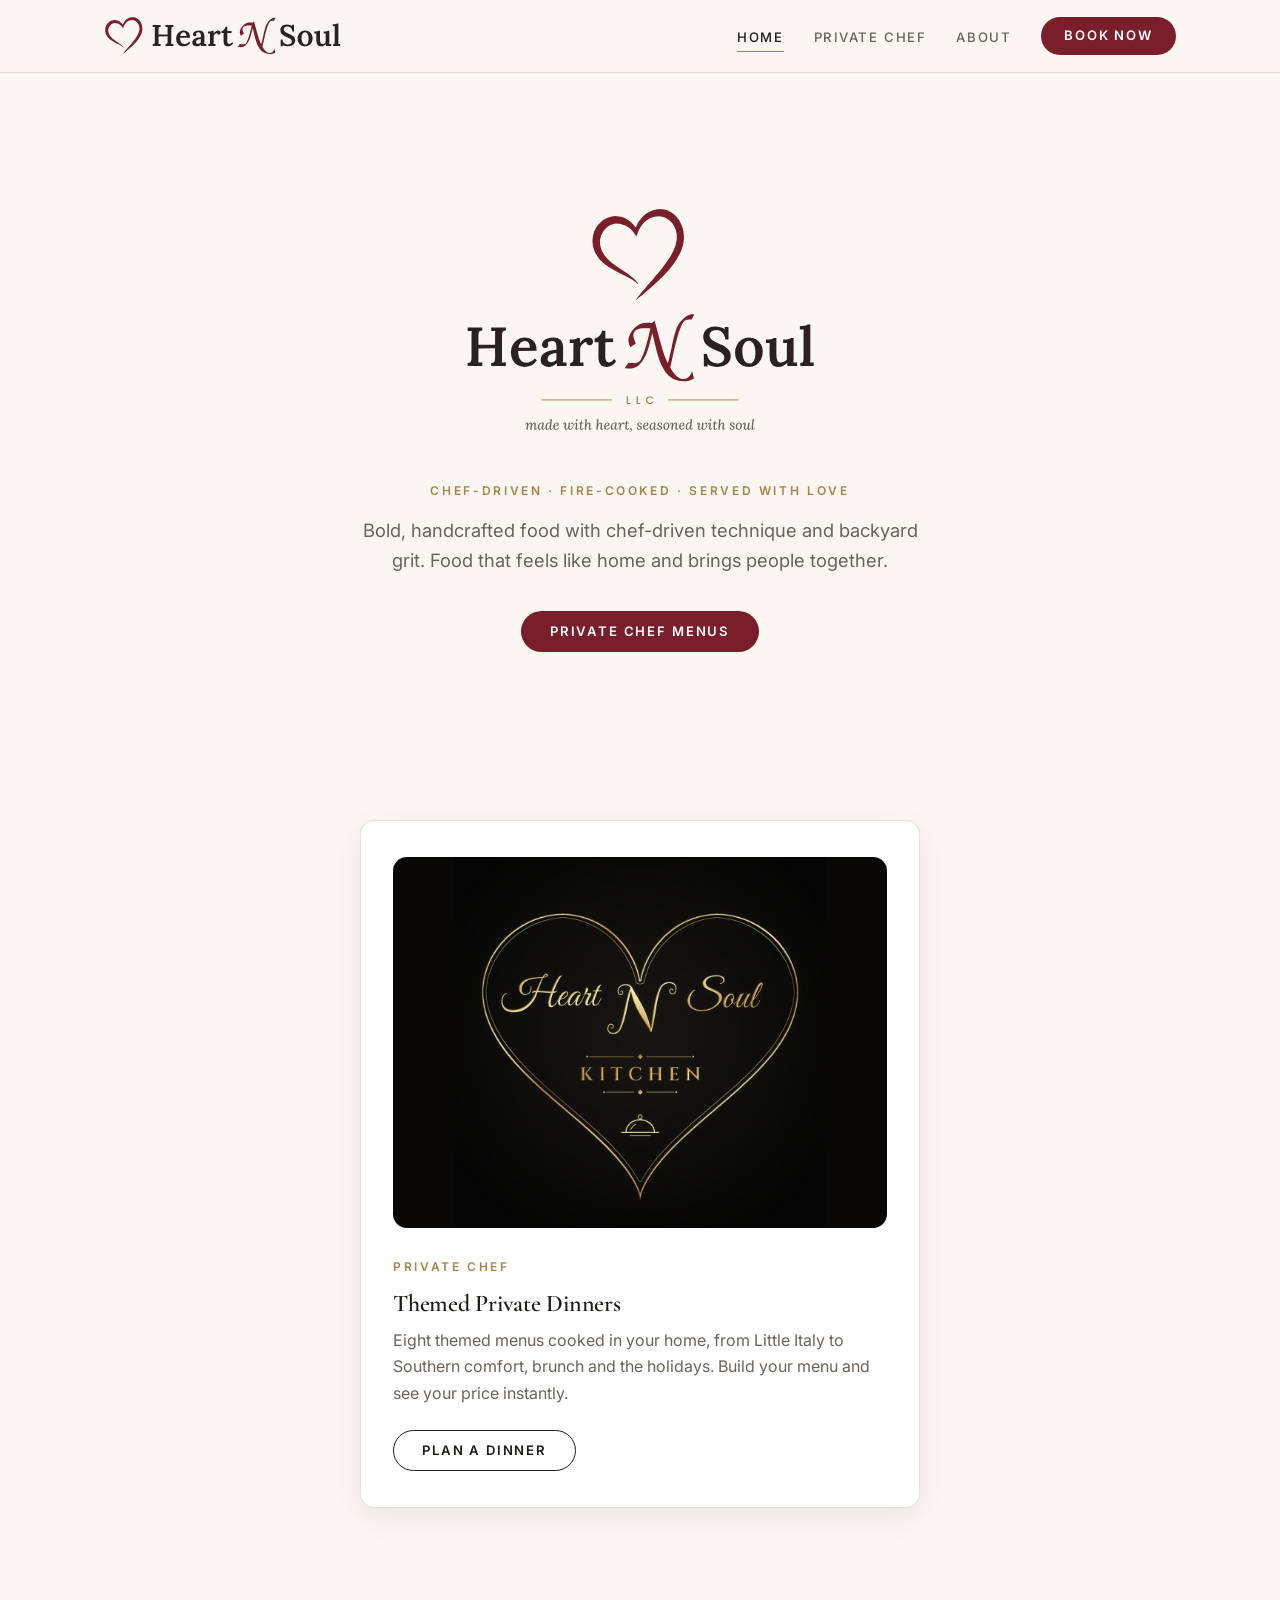
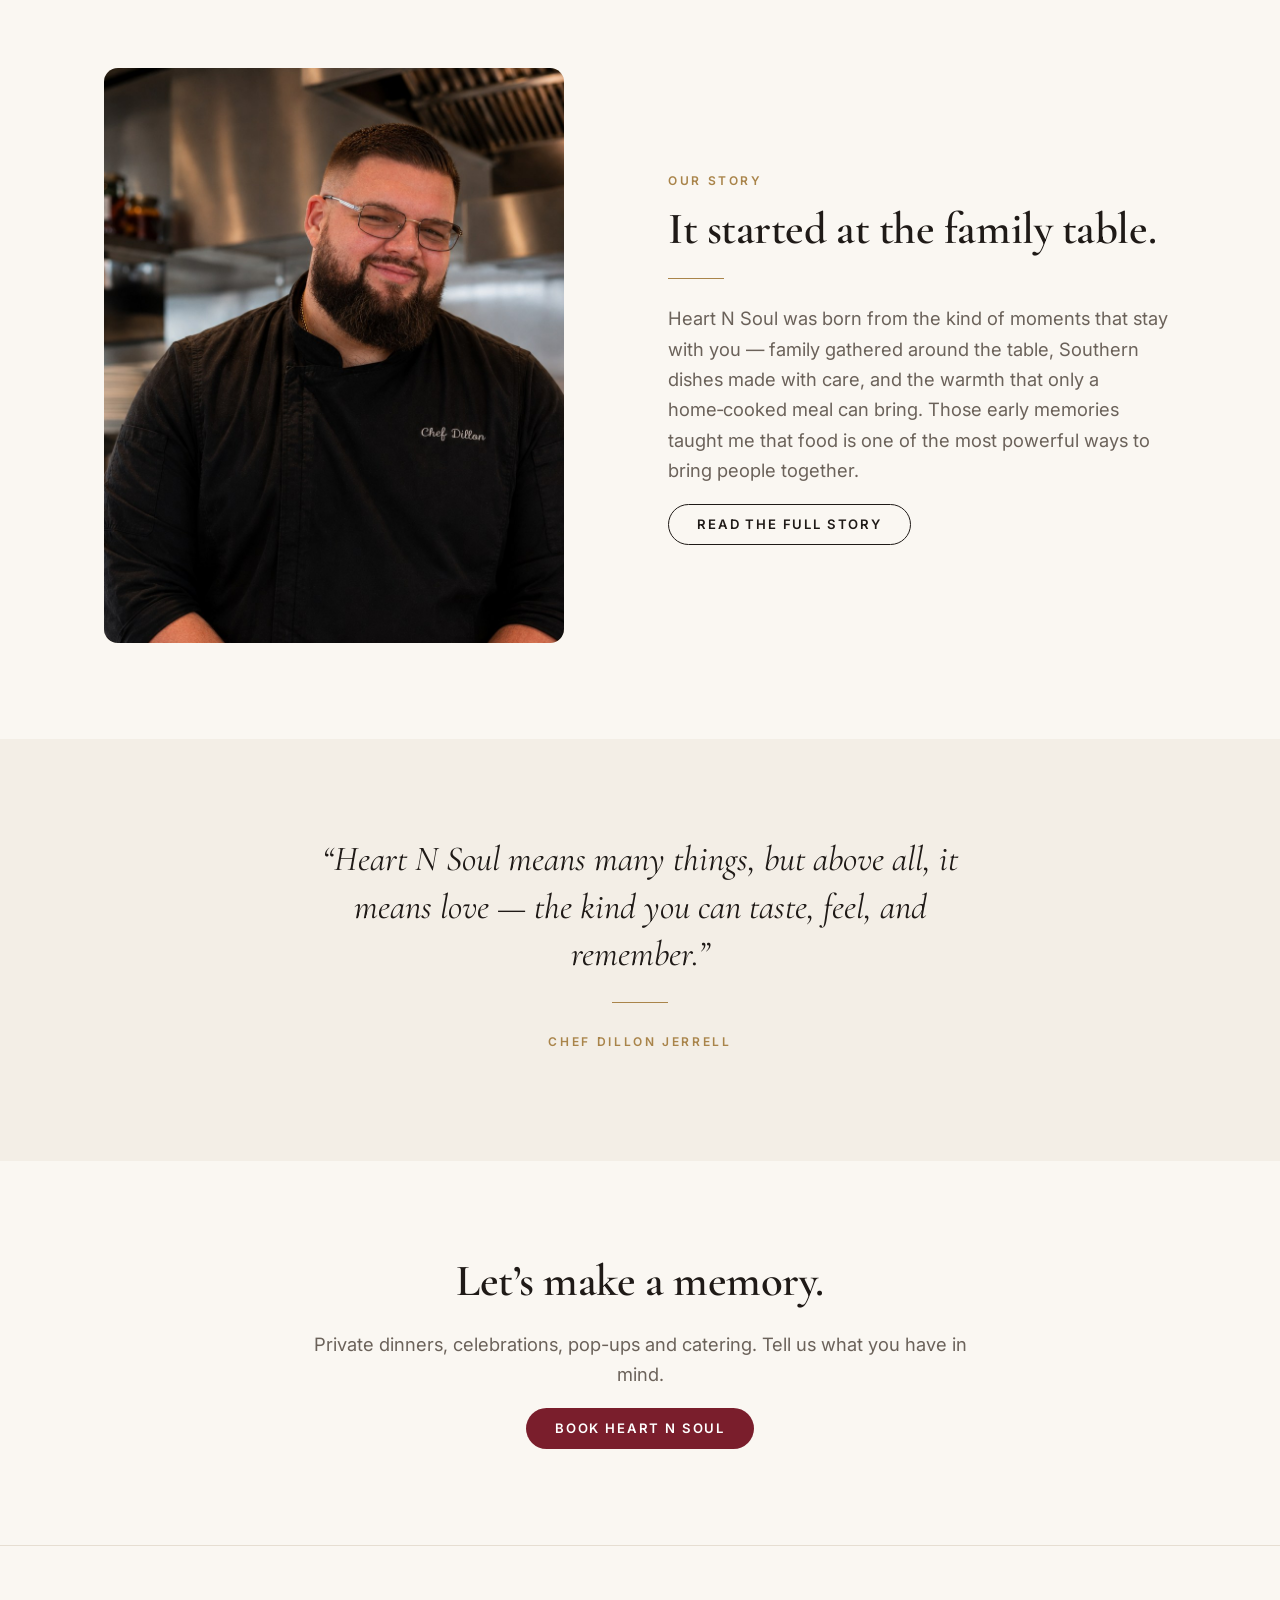
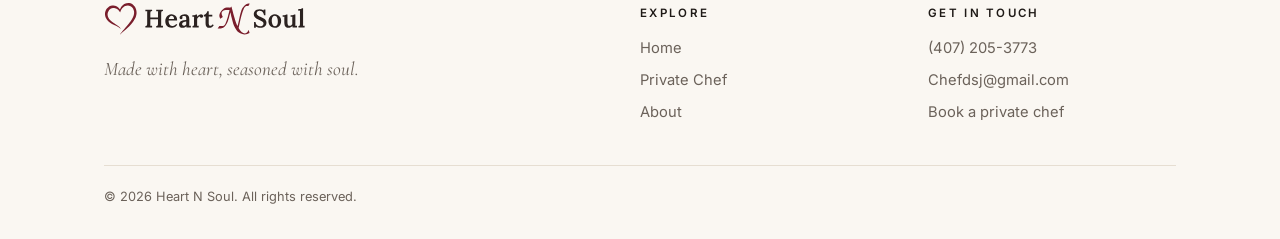
<file: index.html>
<!DOCTYPE html>
<html lang="en">
<head>
  <meta charset="UTF-8" />
  <meta name="viewport" content="width=device-width, initial-scale=1.0" />
  <meta name="description" content="Heart N Soul: chef-driven private dinners and themed menus cooked in your home. Made with heart, seasoned with soul." />
  <title>Heart N Soul</title>
  <link rel="preconnect" href="https://fonts.googleapis.com" />
  <link rel="preconnect" href="https://fonts.gstatic.com" crossorigin />
  <link href="https://fonts.googleapis.com/css2?family=Cormorant+Garamond:ital,wght@0,500;0,600;1,500&family=Inter:wght@400;500;600&display=swap" rel="stylesheet" />
  <link rel="stylesheet" href="css/site.css?v=202610191716" />
  <link rel="canonical" href="https://heartnsoulkitchen.com/" />
  <meta property="og:type" content="website" />
  <meta property="og:site_name" content="Heart N Soul" />
  <meta property="og:title" content="Heart N Soul" />
  <meta property="og:description" content="Heart N Soul: chef-driven private dinners and themed menus cooked in your home. Made with heart, seasoned with soul." />
  <meta property="og:url" content="https://heartnsoulkitchen.com/" />
  <meta property="og:image" content="https://heartnsoulkitchen.com/images/share.jpg" />
  <meta name="twitter:card" content="summary_large_image" />
  <link rel="icon" type="image/svg+xml" href="images/logo-heart.svg" />
  <script type="application/ld+json">{"@context": "https://schema.org", "@type": "FoodEstablishment", "name": "Heart N Soul", "alternateName": ["Heart N Soul Kitchen"], "url": "https://heartnsoulkitchen.com/", "logo": "https://heartnsoulkitchen.com/images/logo.svg", "image": "https://heartnsoulkitchen.com/images/share.jpg", "description": "Chef-driven, themed private chef dinners cooked in your home by Chef Dillon Jerrell.", "telephone": "+1-407-205-3773", "email": "Chefdsj@gmail.com", "servesCuisine": ["Southern", "Italian", "Mediterranean", "Brunch"], "founder": {"@type": "Person", "name": "Dillon Jerrell"}, "priceRange": "$$$", "hasMenu": "https://heartnsoulkitchen.com/private-chef.html"}</script>
</head>
<body>
  <header class="site-header"></header>

  <main>
    <!-- Hero -->
    <section class="hero">
      <div class="container">
        <h1 style="margin:0"><img class="hero-logo" src="images/logo.svg" alt="Heart N Soul LLC: made with heart, seasoned with soul" /></h1>
        <span class="eyebrow">Chef-driven &middot; Fire-cooked &middot; Served with love</span>
        <p class="lead">Bold, handcrafted food with chef-driven technique and backyard grit. Food that feels like home and brings people together.</p>
        <div class="btn-row" style="justify-content:center">
          <a class="btn btn-primary" href="burgers.html" data-burgers>View the Burger Menu</a>
          <a class="btn btn-primary" href="private-chef.html">Private Chef Menus</a>
        </div>
      </div>
    </section>

    <!-- What we offer -->
    <section class="section-tight">
      <div class="container grid-2 offer-grid">
        <a class="card card-link" href="burgers.html" data-burgers>
          <div class="media" style="margin-bottom:24px;background:#000"><img src="images/burgers-logo.jpg" alt="Heart N Soul Burgers logo" style="object-fit:contain" /></div>
          <span class="eyebrow">The Menu</span>
          <h3>Heart N Soul Burgers</h3>
          <p>Smashburgers, Soul Fries and signature lemonades, cooked over fire and stacked with intention.</p>
          <span class="btn btn-outline">See the menu</span>
        </a>
        <a class="card card-link" href="private-chef.html">
          <div class="media" style="margin-bottom:24px;background:#090806"><img src="images/kitchen-logo.jpg" alt="Heart N Soul Kitchen logo" style="object-fit:contain" /></div>
          <span class="eyebrow">Private Chef</span>
          <h3>Themed Private Dinners</h3>
          <p>Eight themed menus cooked in your home, from Little Italy to Southern comfort, brunch and the holidays. Build your menu and see your price instantly.</p>
          <span class="btn btn-outline">Plan a dinner</span>
        </a>
      </div>
    </section>

    <!-- Story teaser -->
    <section class="section">
      <div class="container grid-2">
        <div class="media portrait"><img src="images/chef.jpg" alt="Chef Dillon Jerrell in the kitchen" /></div>
        <div>
          <span class="eyebrow">Our Story</span>
          <h2>It started at the family table.</h2>
          <hr class="divider" />
          <p class="lead">Heart N Soul was born from the kind of moments that stay with you &mdash; family gathered around the table, Southern dishes made with care, and the warmth that only a home&#8209;cooked meal can bring. Those early memories taught me that food is one of the most powerful ways to bring people together.</p>
          <a class="btn btn-outline" href="about.html">Read the full story</a>
        </div>
      </div>
    </section>

    <!-- Quote -->
    <section class="section section-panel center">
      <div class="container narrow">
        <p class="quote">&ldquo;Heart N Soul means many things, but above all, it means love &mdash; the kind you can taste, feel, and remember.&rdquo;</p>
        <hr class="divider" />
        <span class="eyebrow">Chef Dillon Jerrell</span>
      </div>
    </section>

    <!-- Call to action -->
    <section class="section center">
      <div class="container narrow">
        <h2>Let&rsquo;s make a memory.</h2>
        <p class="lead">Private dinners, celebrations, pop-ups and catering. Tell us what you have in mind.</p>
        <div class="btn-row" style="justify-content:center">
          <a class="btn btn-primary" href="contact.html">Book Heart N Soul</a>
        </div>
      </div>
    </section>
  </main>

  <footer class="site-footer"></footer>
  <script src="js/site.js?v=202610191716"></script>
</body>
</html>
</file>
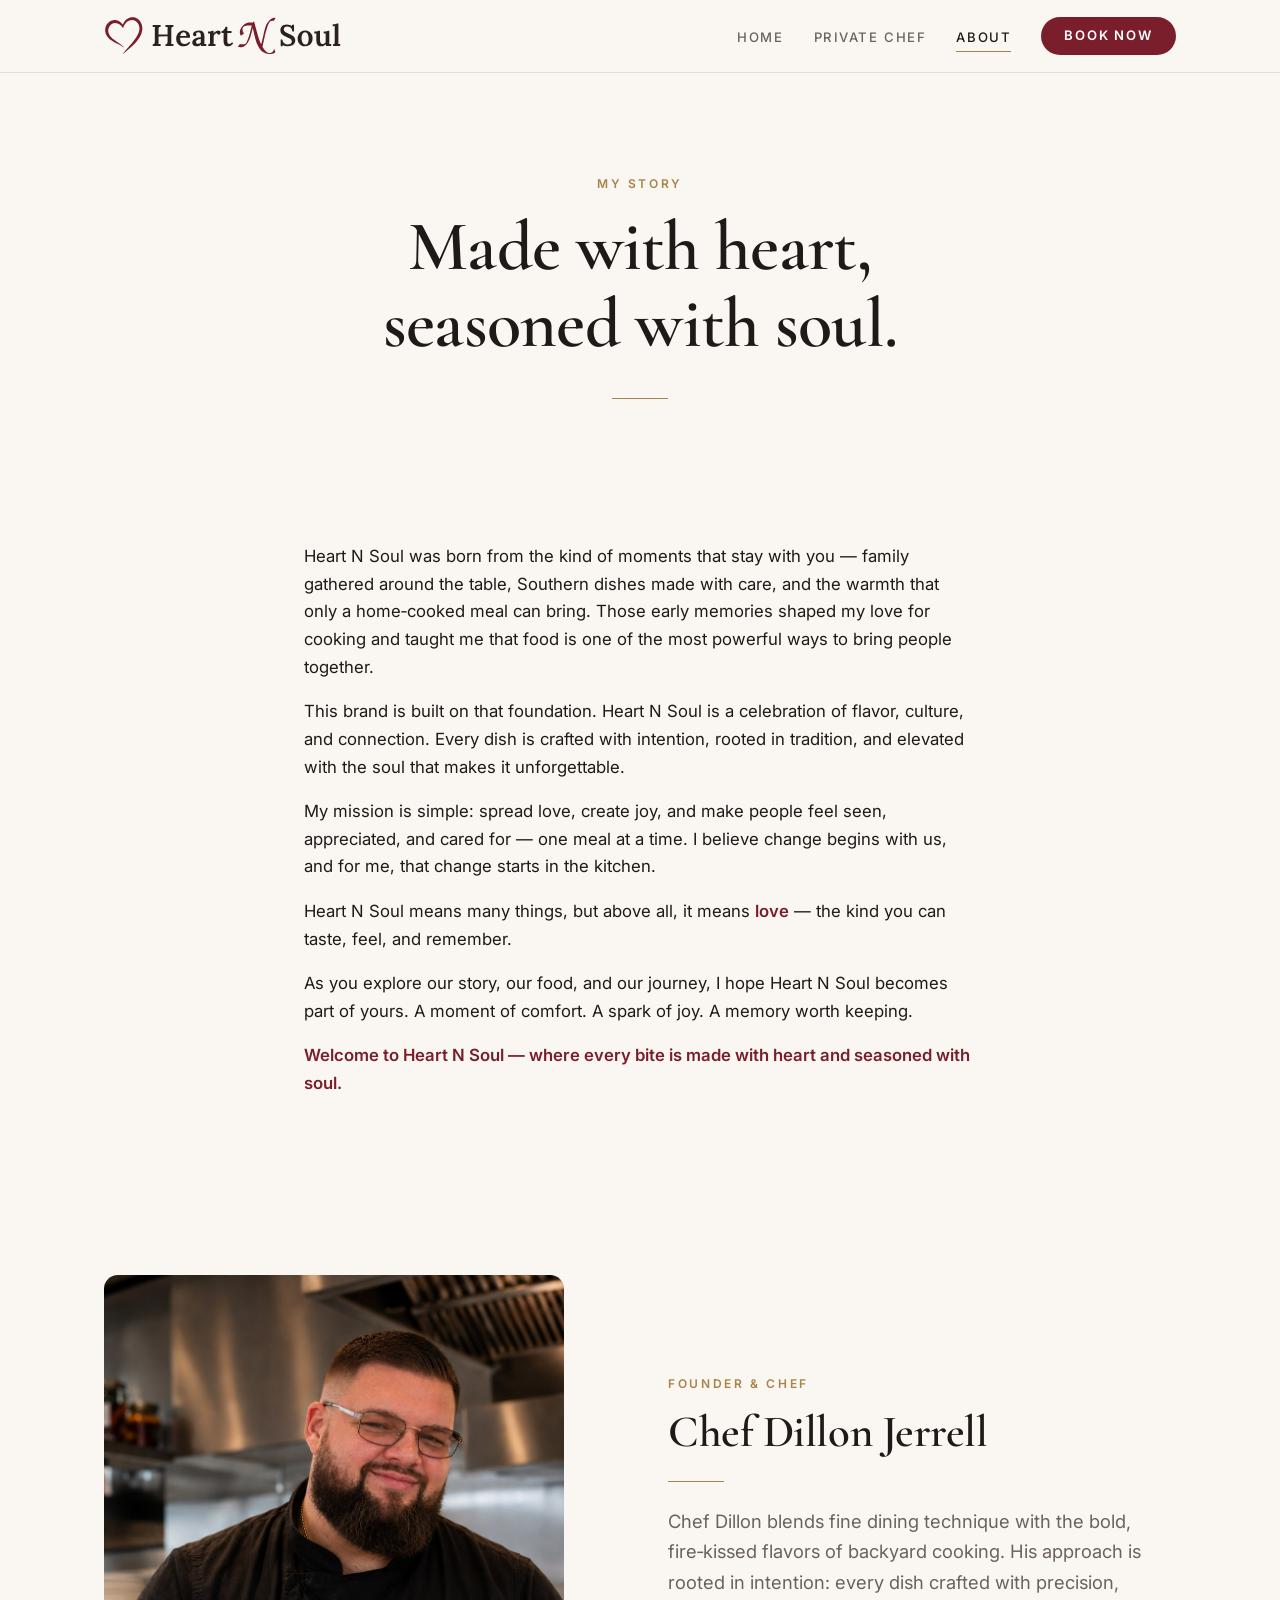
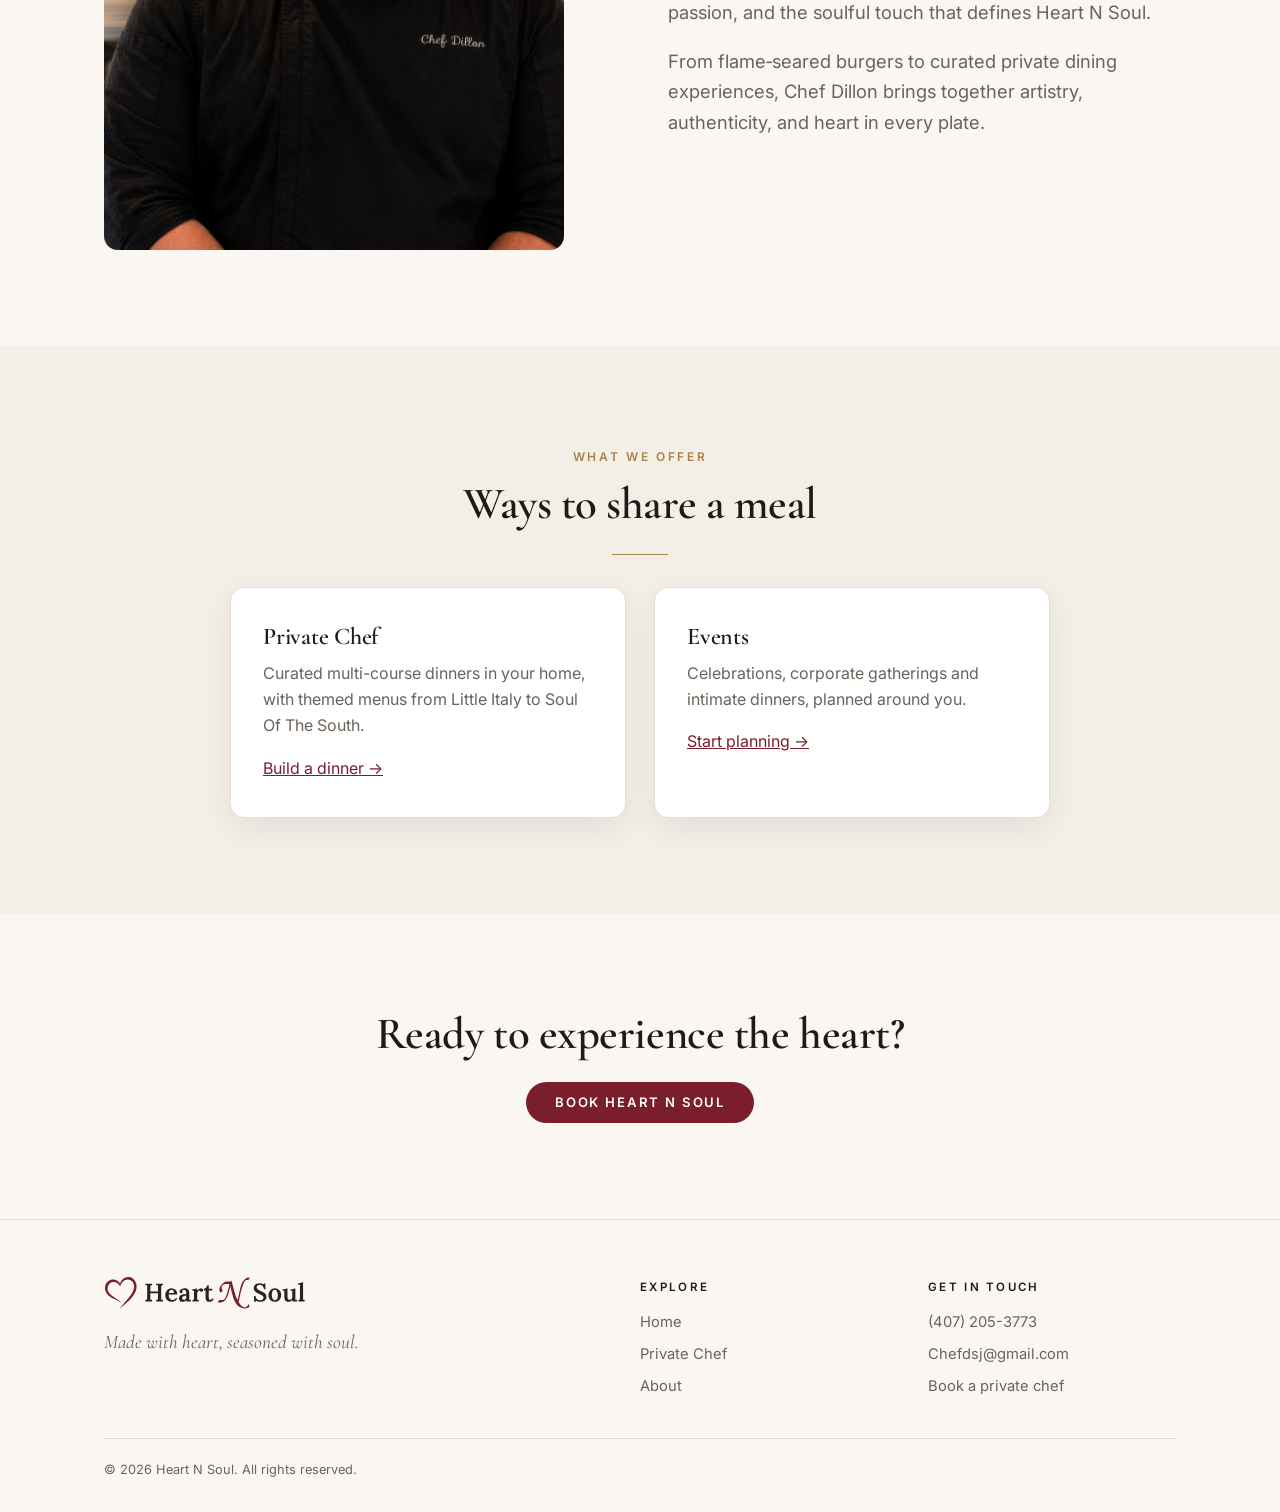
<file: about.html>
<!DOCTYPE html>
<html lang="en">
<head>
  <meta charset="UTF-8" />
  <meta name="viewport" content="width=device-width, initial-scale=1.0" />
  <meta name="description" content="The story behind Heart N Soul and Chef Dillon Jerrell." />
  <title>About Heart N Soul</title>
  <link rel="preconnect" href="https://fonts.googleapis.com" />
  <link rel="preconnect" href="https://fonts.gstatic.com" crossorigin />
  <link href="https://fonts.googleapis.com/css2?family=Cormorant+Garamond:ital,wght@0,500;0,600;1,500&family=Inter:wght@400;500;600&display=swap" rel="stylesheet" />
  <link rel="stylesheet" href="css/site.css?v=202610191716" />
  <link rel="canonical" href="https://heartnsoulkitchen.com/about.html" />
  <meta property="og:type" content="website" />
  <meta property="og:site_name" content="Heart N Soul" />
  <meta property="og:title" content="About Heart N Soul" />
  <meta property="og:description" content="The story behind Heart N Soul and Chef Dillon Jerrell." />
  <meta property="og:url" content="https://heartnsoulkitchen.com/about.html" />
  <meta property="og:image" content="https://heartnsoulkitchen.com/images/share.jpg" />
  <meta name="twitter:card" content="summary_large_image" />
  <link rel="icon" type="image/svg+xml" href="images/logo-heart.svg" />
</head>
<body>
  <header class="site-header"></header>

  <main>
    <section class="page-hero center">
      <div class="container">
        <span class="eyebrow">My Story</span>
        <h1>Made with heart,<br />seasoned with soul.</h1>
        <hr class="divider" />
      </div>
    </section>

    <!-- Story -->
    <section class="section-tight">
      <div class="container narrow prose">
        <p>Heart N Soul was born from the kind of moments that stay with you &mdash; family gathered around the table, Southern dishes made with care, and the warmth that only a home&#8209;cooked meal can bring. Those early memories shaped my love for cooking and taught me that food is one of the most powerful ways to bring people together.</p>
        <p>This brand is built on that foundation. Heart N Soul is a celebration of flavor, culture, and connection. Every dish is crafted with intention, rooted in tradition, and elevated with the soul that makes it unforgettable.</p>
        <p>My mission is simple: spread love, create joy, and make people feel seen, appreciated, and cared for &mdash; one meal at a time. I believe change begins with us, and for me, that change starts in the kitchen.</p>
        <p>Heart N Soul means many things, but above all, it means <strong>love</strong> &mdash; the kind you can taste, feel, and remember.</p>
        <p>As you explore our story, our food, and our journey, I hope Heart N Soul becomes part of yours. A moment of comfort. A spark of joy. A memory worth keeping.</p>
        <p><strong>Welcome to Heart N Soul &mdash; where every bite is made with heart and seasoned with soul.</strong></p>
      </div>
    </section>

    <!-- Chef -->
    <section class="section">
      <div class="container grid-2">
        <div class="media portrait"><img src="images/chef.jpg" alt="Chef Dillon Jerrell in the kitchen" /></div>
        <div>
          <span class="eyebrow">Founder &amp; Chef</span>
          <h2>Chef Dillon Jerrell</h2>
          <hr class="divider" />
          <p class="lead">Chef Dillon blends fine dining technique with the bold, fire&#8209;kissed flavors of backyard cooking. His approach is rooted in intention: every dish crafted with precision, passion, and the soulful touch that defines Heart N Soul.</p>
          <p class="lead">From flame&#8209;seared burgers to curated private dining experiences, Chef Dillon brings together artistry, authenticity, and heart in every plate.</p>
        </div>
      </div>
    </section>

    <!-- Services -->
    <section class="section section-panel">
      <div class="container">
        <div class="center">
          <span class="eyebrow">What We Offer</span>
          <h2>Ways to share a meal</h2>
          <hr class="divider" />
        </div>
        <div class="grid-3 offer-grid-3" style="margin-top:32px">
          <div class="card" data-burgers>
            <h3>Burgers</h3>
            <p>Handcrafted smashburgers, Soul Fries and signature drinks with house-made sauces.</p>
            <a href="burgers.html">See the menu &rarr;</a>
          </div>
          <div class="card">
            <h3>Private Chef</h3>
            <p>Curated multi-course dinners in your home, with themed menus from Little Italy to Soul Of The South.</p>
            <a href="private-chef.html">Build a dinner &rarr;</a>
          </div>
          <div class="card">
            <h3>Events</h3>
            <p>Celebrations, corporate gatherings and intimate dinners, planned around you.</p>
            <a href="contact.html">Start planning &rarr;</a>
          </div>
        </div>
      </div>
    </section>

    <section class="section center">
      <div class="container narrow">
        <h2>Ready to experience the heart?</h2>
        <div class="btn-row" style="justify-content:center">
          <a class="btn btn-primary" href="contact.html">Book Heart N Soul</a>
          <a class="btn btn-outline" href="burgers.html" data-burgers>View the Burger Menu</a>
        </div>
      </div>
    </section>
  </main>

  <footer class="site-footer"></footer>
  <script src="js/site.js?v=202610191716"></script>
</body>
</html>
</file>
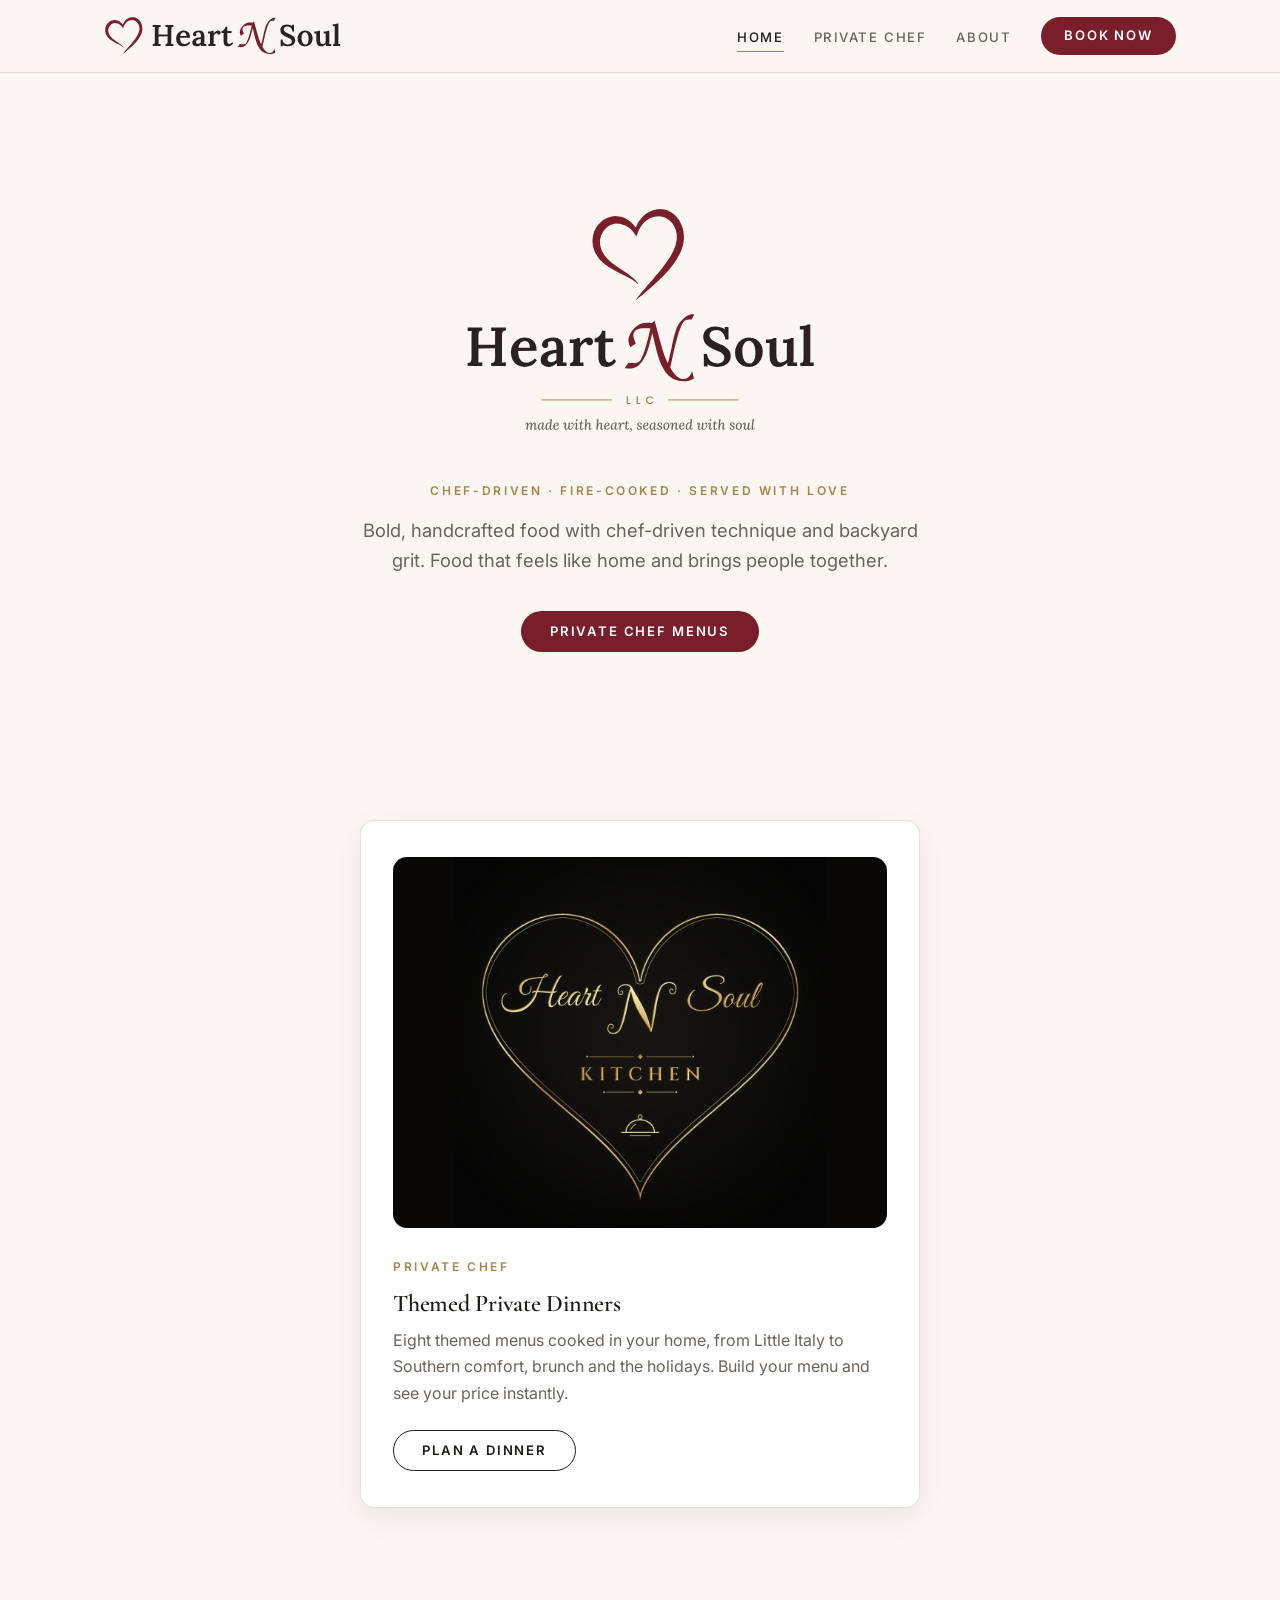
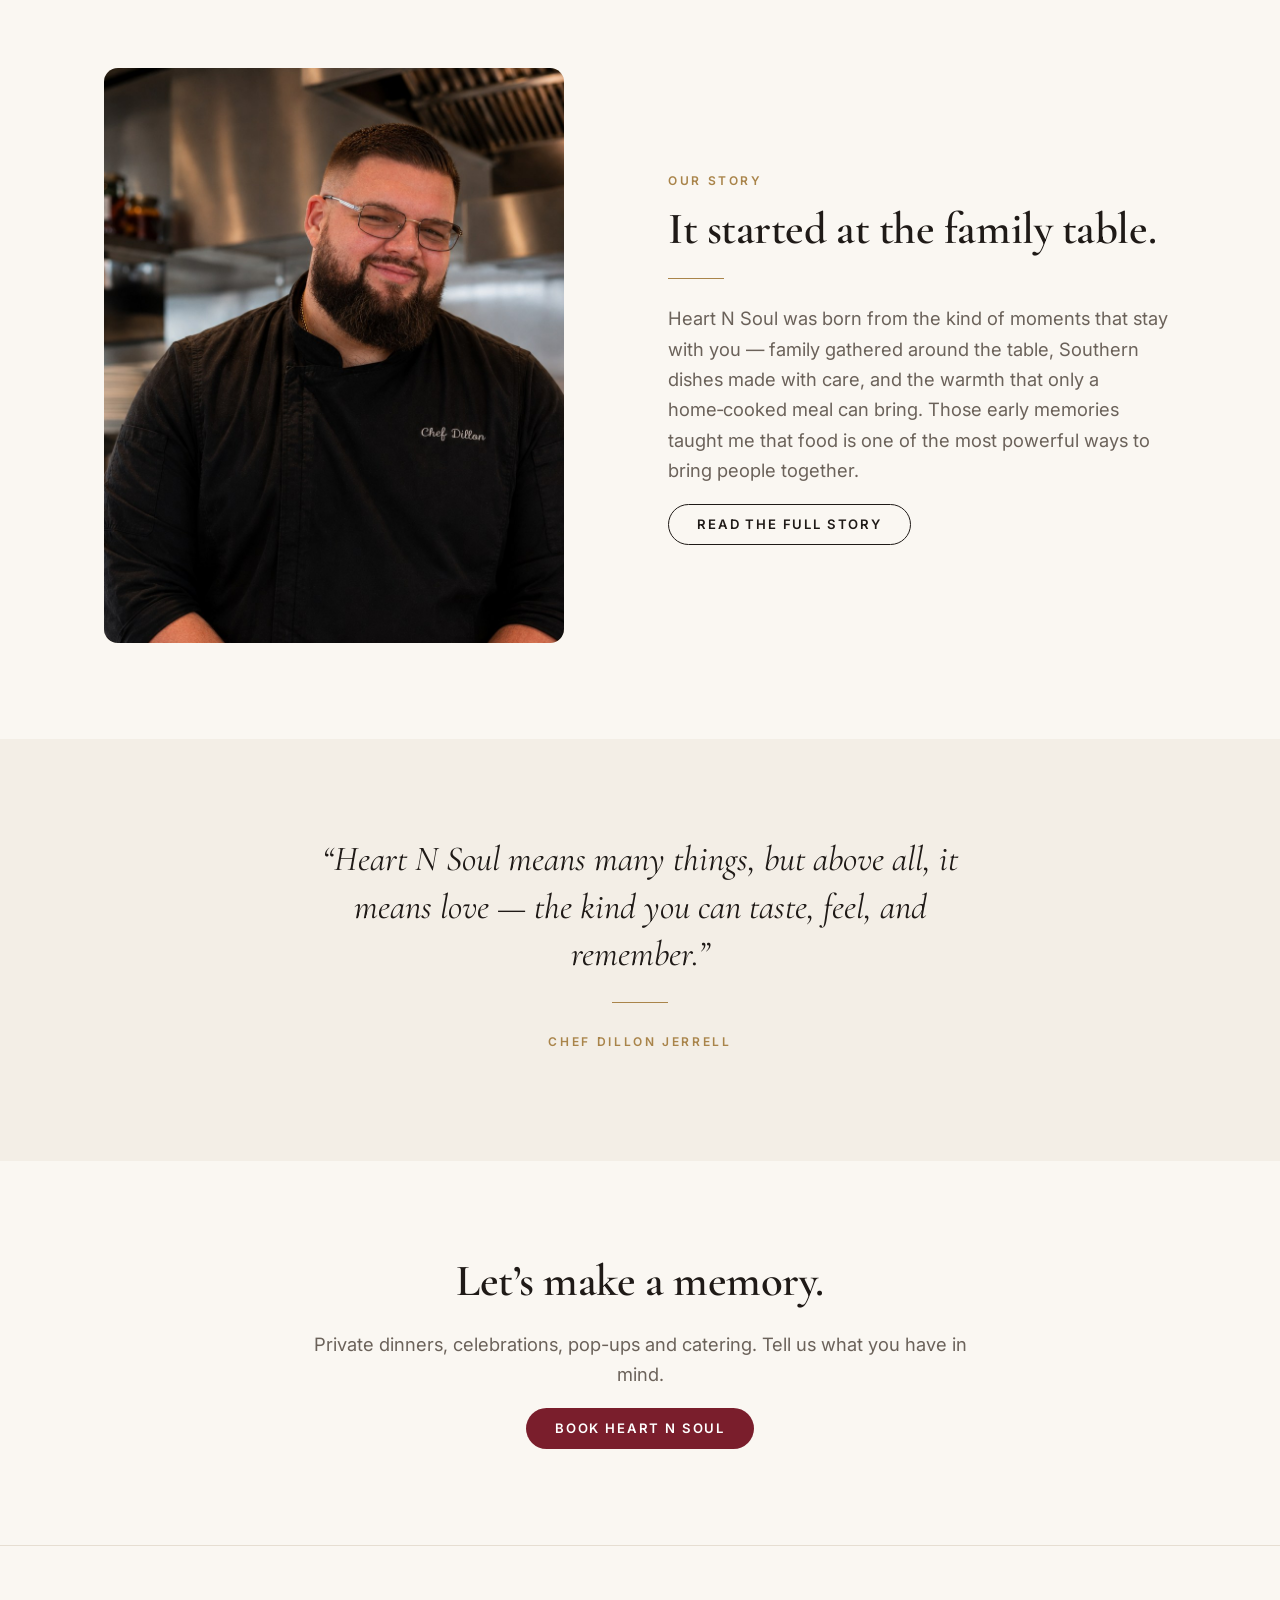
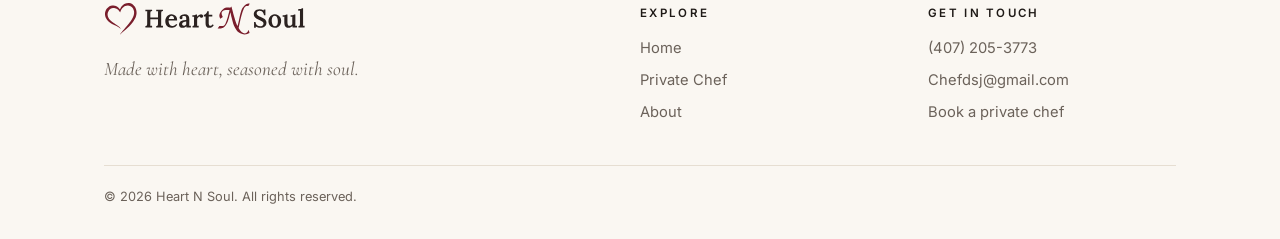
<file: burgers.html>
<!DOCTYPE html>
<html lang="en">
<head>
  <meta name="robots" content="noindex, nofollow" />
  <script>
    // Burgers are hidden for now. Visitors go to the home page; preview with burgers.html?preview=1
    if (!/[?&]preview=1/.test(location.search)) location.replace("index.html");
  </script>
  <meta charset="UTF-8" />
  <meta name="viewport" content="width=device-width, initial-scale=1.0" />
  <meta name="description" content="Heart N Soul Burgers menu: smashburgers, Soul Fries, signature drinks and combos." />
  <title>Heart N Soul Burgers Menu</title>
  <link rel="preconnect" href="https://fonts.googleapis.com" />
  <link rel="preconnect" href="https://fonts.gstatic.com" crossorigin />
  <link href="https://fonts.googleapis.com/css2?family=Cormorant+Garamond:ital,wght@0,500;0,600;1,500&family=Inter:wght@400;500;600&family=Oswald:wght@300;400;500;600&display=swap" rel="stylesheet" />
  <link rel="stylesheet" href="css/site.css?v=202610191716" />
  <link rel="stylesheet" href="css/burgers.css?v=202610191716" />
  <link rel="canonical" href="https://heartnsoulkitchen.com/burgers.html" />
  <meta property="og:type" content="website" />
  <meta property="og:site_name" content="Heart N Soul" />
  <meta property="og:title" content="Heart N Soul Burgers Menu" />
  <meta property="og:description" content="Heart N Soul Burgers menu: smashburgers, Soul Fries, signature drinks and combos." />
  <meta property="og:url" content="https://heartnsoulkitchen.com/burgers.html" />
  <meta property="og:image" content="https://heartnsoulkitchen.com/images/share.jpg" />
  <meta name="twitter:card" content="summary_large_image" />
  <link rel="icon" type="image/svg+xml" href="images/logo-heart.svg" />
</head>
<body class="theme-burgers">
  <header class="site-header"></header>

  <!-- Menu items and prices are plain text below, so they're easy to edit.
       Photos live in images/burgers/. -->
  <main class="board-page">
    <div class="board">

      <!-- ===== Left column ===== -->
      <div class="col">
        <h1 class="brand">
          <img src="images/burgers/logo.jpg" alt="Heart N Soul Burgers. Made with heart, fueled by the soul." />
        </h1>

        <section>
          <h2 class="brush"><span class="ico">&#10084;</span>Heart Favorites</h2>
          <ul class="items">
            <li><span class="heart"></span><div><p class="line"><b>Jr. Heart Combo</b><i></i><em>$7.99</em></p><p class="desc">Single Jr. Heart smashburger, Soul Fries &amp; drink</p></div></li>
            <li><span class="heart"></span><div><p class="line"><b>Single Heart</b><i></i><em>$9.99</em></p><p class="desc">Classic single smashburger</p></div></li>
            <li><span class="heart"></span><div><p class="line"><b>Heart Combo</b><i></i><em>$15.99</em></p><p class="desc">Single Heart, Soul Fries &amp; drink</p></div></li>
            <li><span class="heart"></span><div><p class="line"><b>Double Heart</b><i></i><em>$13.99</em></p><p class="tag"><span class="heart sm"></span>Customer Favorite</p><p class="desc">Double smashburger</p></div></li>
            <li><span class="heart"></span><div><p class="line"><b>Double Heart Combo</b><i></i><em>$19.99</em></p><p class="desc">Double Heart, Soul Fries &amp; drink</p></div></li>
          </ul>
          <div class="feature-pair">
            <figure class="feature-shot">
              <img src="images/burgers/single-heart.jpg" alt="Single Heart smashburger" />
              <figcaption class="brush small">Single Heart</figcaption>
            </figure>
            <figure class="feature-shot">
              <img src="images/burgers/double-heart.jpg" alt="Double Heart smashburger" />
              <figcaption class="brush small">Double Heart</figcaption>
            </figure>
          </div>
        </section>
      </div>

      <!-- ===== Right column ===== -->
      <div class="col">
        <section class="combo">
          <h2 class="combo-title"><span class="heart lg"></span>2 Heart Combos</h2>
          <div class="combo-body">
            <div class="combo-deal">
              <p class="combo-price"><span>For</span> $25</p>
              <p class="best">Best Value</p>
            </div>
            <div class="combo-incl">
              <p class="includes">Includes:</p>
              <ul>
                <li>2 Single Heart Burgers</li>
                <li>2 Soul Fries</li>
                <li>2 Signature Drinks</li>
              </ul>
            </div>
          </div>
          <p class="slogan combo-slogan">Good Food. <span>Real Soul.</span></p>
        </section>

        <section>
          <h2 class="brush"><span class="ico">&#128293;</span>Signature Hearts</h2>
          <div class="sig">
            <div>
              <p class="line"><span class="flame"></span><b>Diablo Heart</b><i></i><em>$16.99</em></p>
              <p class="tag"><span class="flame sm"></span>Most Popular</p>
              <p class="desc">Double smashburger with jalapeño avocado Boursin spread, 3 pepper gouda, fried jalapeños, lettuce &amp; tomato.</p>
            </div>
            <img src="images/burgers/diablo-heart.jpg" alt="Diablo Heart burger" />
          </div>
          <div class="sig plain">
            <div>
              <p class="line"><span class="flame"></span><b>Diablo Combo</b><i></i><em>$22.99</em></p>
              <p class="desc">Includes Soul Fries &amp; drink</p>
            </div>
          </div>
          <div class="sig">
            <div>
              <p class="line"><span class="flame"></span><b>Smokey Heart</b><i></i><em>$17.99</em></p>
              <p class="tag"><span class="smoke">&#8776;</span>Pitmaster Inspired</p>
              <p class="desc">Double smashburger topped with beef bacon, smoked cheddar, caramelized onions &amp; bourbon BBQ.</p>
            </div>
            <img src="images/burgers/smokey-heart.jpg" alt="Smokey Heart burger" />
          </div>
          <div class="sig plain last">
            <div>
              <p class="line"><span class="flame"></span><b>Smokey Combo</b><i></i><em>$23.99</em></p>
              <p class="desc">Includes Soul Fries &amp; drink</p>
            </div>
          </div>
        </section>

        <section class="earth">
          <div class="earth-head">
            <span class="globe" aria-hidden="true"></span>
            <div>
              <h3>Heart of the Earth</h3>
              <p class="line"><span class="earth-desc">Quinoa &amp; black bean burger topped with roasted garlic aioli, arugula, tomato &amp; red onion.</span><i></i><em>$13.99</em></p>
            </div>
          </div>
          <p class="sub"><span class="leaf" aria-hidden="true"></span>Any burger can be substituted with the Heart of the Earth patty.</p>
        </section>
      </div>

      <!-- ===== Bottom row ===== -->
      <section class="sides">
        <h2 class="brush"><span class="ico">&#127839;</span>Sides</h2>
        <p class="line"><b>Soul Fries</b><i></i><em>$4.99</em></p>
        <p class="desc">Fresh-cut fries tossed in our signature Spirit Seasoning.</p>
        <img src="images/burgers/soul-fries.jpg" alt="Soul Fries" />
      </section>

      <section class="drinks">
        <h2 class="brush"><span class="ico">&#129380;</span>Signature Drinks</h2>
        <div class="drink-grid">
          <div class="drink">
            <div>
              <p class="line"><b>Fresa Heart</b><i></i></p>
              <p class="price">$5.99</p>
              <p class="desc">Strawberry Hibiscus Lemonade with bright citrus and soulful flavor.</p>
            </div>
            <img src="images/burgers/fresa-heart.jpg" alt="Fresa Heart lemonade" />
          </div>
          <div class="drink">
            <div>
              <p class="line"><b>Golden Heart</b><i></i></p>
              <p class="price">$5.99</p>
              <p class="desc">Pineapple Ginger Lemonade with fresh citrus and a hint of spice.</p>
            </div>
            <img src="images/burgers/golden-heart.jpg" alt="Golden Heart lemonade" />
          </div>
        </div>
      </section>

      <div class="bottom-bar">
        <div class="follow">
          <span>Follow Us</span>
          <!-- Add your social links to these hrefs -->
          <a class="soc" aria-label="Facebook"><svg viewBox="0 0 24 24"><circle cx="12" cy="12" r="11" fill="none" stroke="currentColor" stroke-width="1.6"/><path d="M13.2 18v-5.3h1.8l.3-2.1h-2.1V9.3c0-.6.2-1 1-1h1.1V6.4c-.2 0-.9-.1-1.6-.1-1.6 0-2.7 1-2.7 2.8v1.5H9.2v2.1H11V18z" fill="currentColor"/></svg></a>
          <a class="soc" aria-label="Instagram"><svg viewBox="0 0 24 24"><rect x="3" y="3" width="18" height="18" rx="5" fill="none" stroke="currentColor" stroke-width="1.8"/><circle cx="12" cy="12" r="4" fill="none" stroke="currentColor" stroke-width="1.8"/><circle cx="17.3" cy="6.7" r="1.2" fill="currentColor"/></svg></a>
          <a class="soc" aria-label="TikTok"><svg viewBox="0 0 24 24"><path d="M14 3h3c.2 1.9 1.4 3.3 3.3 3.6v3c-1.3 0-2.4-.4-3.3-1v6.1A5.4 5.4 0 1 1 11.6 9.4v3.1a2.4 2.4 0 1 0 2.4 2.4z" fill="currentColor"/></svg></a>
        </div>
        <svg class="pulse" viewBox="0 0 300 40" aria-hidden="true"><path d="M0 22h110l8-10 8 18 8-26 8 30 8-12h150" fill="none" stroke="currentColor" stroke-width="2"/></svg>
        <p class="slogan">Good Food.<br /><span>Real Soul.</span></p>
      </div>

    </div>
  </main>

  <footer class="site-footer"></footer>
  <script src="js/site.js?v=202610191716"></script>
</body>
</html>
</file>
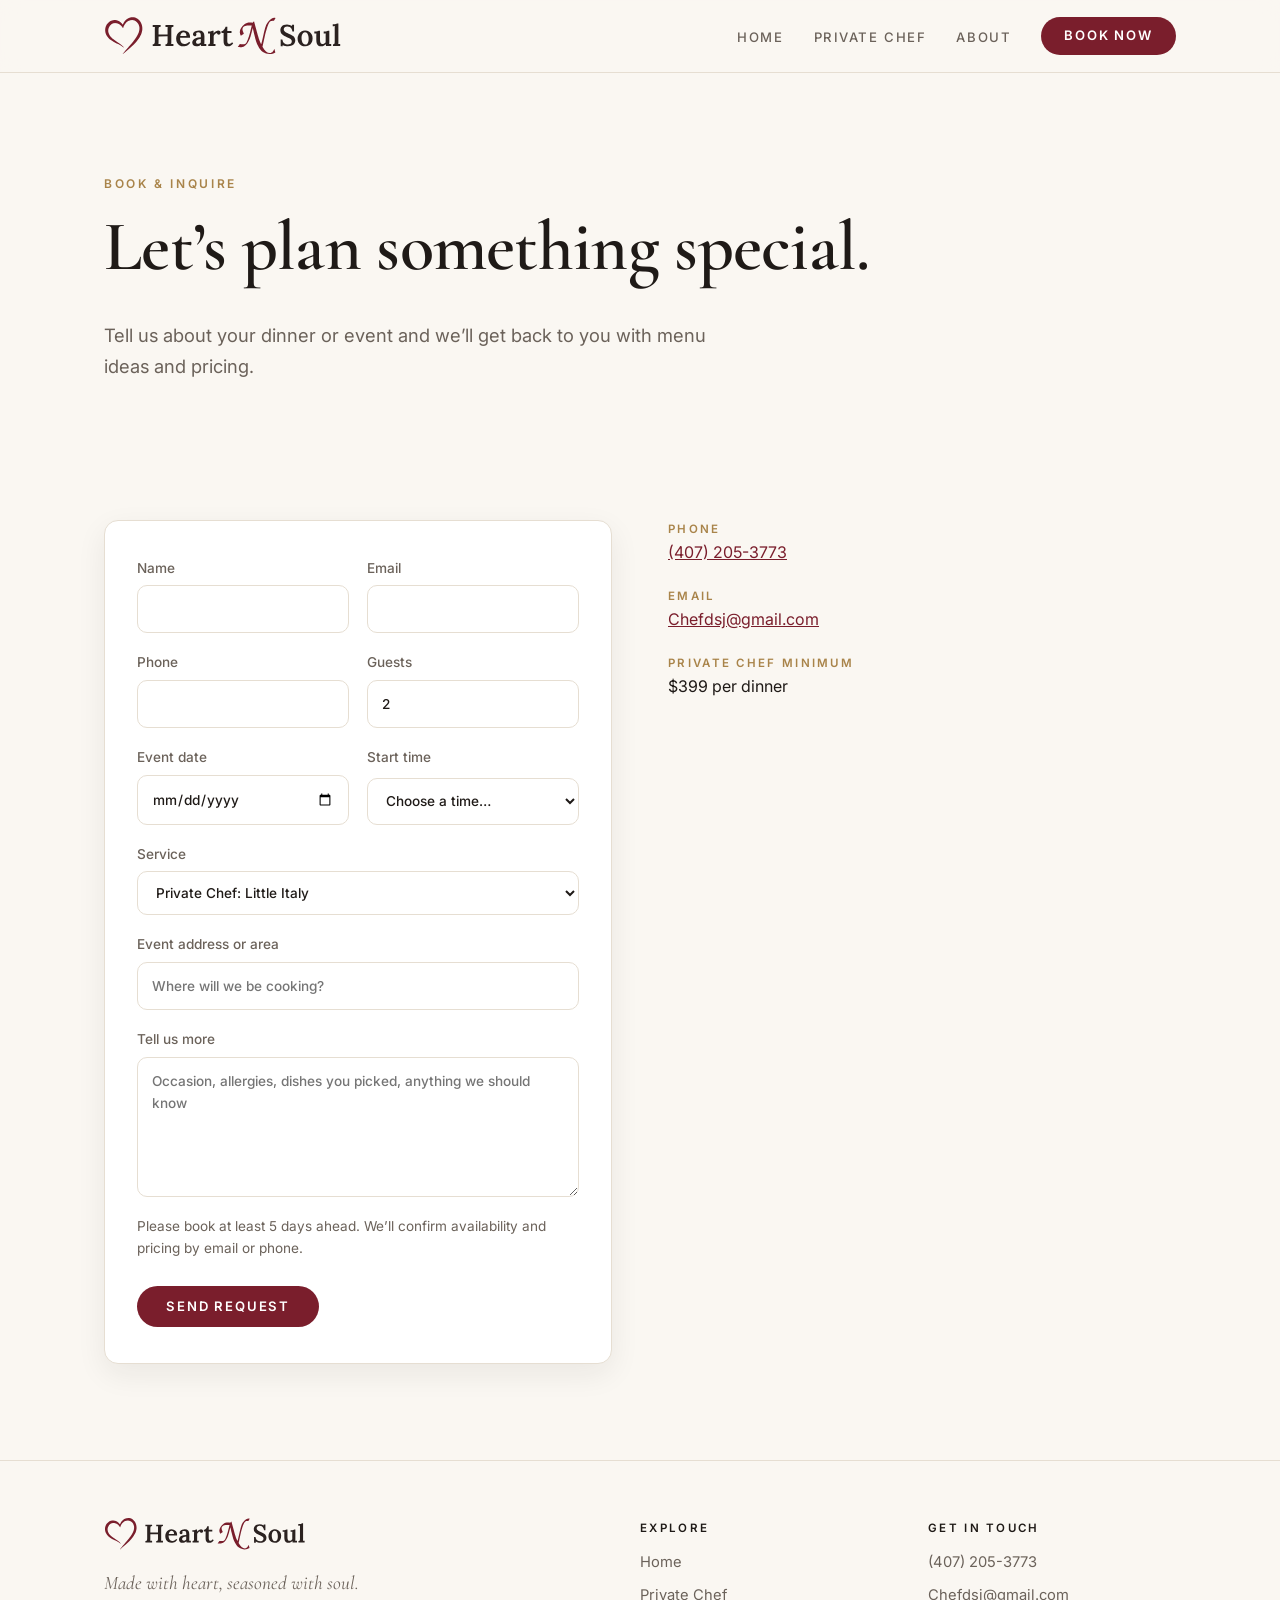
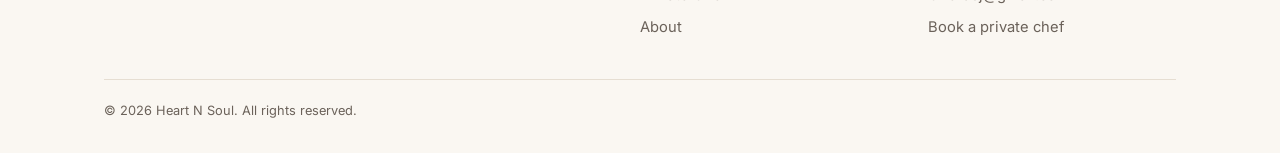
<file: contact.html>
<!DOCTYPE html>
<html lang="en">
<head>
  <meta charset="UTF-8" />
  <meta name="viewport" content="width=device-width, initial-scale=1.0" />
  <meta name="description" content="Book Heart N Soul for a private chef dinner, event or catering." />
  <title>Book Heart N Soul</title>
  <link rel="preconnect" href="https://fonts.googleapis.com" />
  <link rel="preconnect" href="https://fonts.gstatic.com" crossorigin />
  <link href="https://fonts.googleapis.com/css2?family=Cormorant+Garamond:ital,wght@0,500;0,600;1,500&family=Inter:wght@400;500;600&display=swap" rel="stylesheet" />
  <link rel="stylesheet" href="css/site.css?v=202610191716" />
  <link rel="canonical" href="https://heartnsoulkitchen.com/contact.html" />
  <meta property="og:type" content="website" />
  <meta property="og:site_name" content="Heart N Soul" />
  <meta property="og:title" content="Book Heart N Soul" />
  <meta property="og:description" content="Book Heart N Soul for a private chef dinner, event or catering." />
  <meta property="og:url" content="https://heartnsoulkitchen.com/contact.html" />
  <meta property="og:image" content="https://heartnsoulkitchen.com/images/share.jpg" />
  <meta name="twitter:card" content="summary_large_image" />
  <link rel="icon" type="image/svg+xml" href="images/logo-heart.svg" />
</head>
<body>
  <header class="site-header"></header>

  <main>
    <section class="page-hero">
      <div class="container">
        <span class="eyebrow">Book &amp; Inquire</span>
        <h1>Let&rsquo;s plan something special.</h1>
        <p class="lead">Tell us about your dinner or event and we&rsquo;ll get back to you with menu ideas and pricing.</p>
      </div>
    </section>

    <section class="section-tight" style="padding-bottom:96px">
      <div class="container grid-2" style="align-items:start">
        <!-- Requests are delivered by FormSubmit (formsubmit.co): no account needed.
             The first request to each email address sends you an "Activate" email once. -->
        <form class="form card" id="inquiry" method="POST" action="https://formsubmit.co/Chefdsj@gmail.com">
          <input type="hidden" name="_subject" value="New booking request - Heart N Soul" />
          <input type="hidden" name="_template" value="table" />
          <input type="hidden" name="_captcha" value="true" />
          <input type="hidden" name="_next" value="" id="next-url" />
          <input type="hidden" name="_autoresponse" value="Thank you for reaching out to Heart N Soul! We received your request and Chef Dillon will get back to you within 24-48 hours to confirm your date, menu and pricing. Made with heart, seasoned with soul." />
          <input type="text" name="_honey" style="display:none" tabindex="-1" autocomplete="off" />
          <div class="row-2">
            <label>Name <input name="name" required autocomplete="name" /></label>
            <label>Email <input name="email" type="email" required autocomplete="email" /></label>
          </div>
          <div class="row-2">
            <label>Phone <input name="phone" type="tel" required autocomplete="tel" /></label>
            <label>Guests <input name="guests" type="number" min="1" value="2" required /></label>
          </div>
          <div class="row-2">
            <label>Event date <input name="date" id="event-date" type="date" required /></label>
            <label>Start time
              <select name="time" required>
                <option value="">Choose a time…</option>
                <option>8:00 AM</option><option>9:00 AM</option><option>10:00 AM</option><option>11:00 AM</option>
                <option>12:00 PM</option><option>1:00 PM</option><option>2:00 PM</option><option>3:00 PM</option>
                <option>4:00 PM</option><option>5:00 PM</option><option>6:00 PM</option><option>7:00 PM</option><option>8:00 PM</option>
              </select>
            </label>
          </div>
          <label>Service
            <select name="service" id="service">
              <option>Private Chef: Little Italy</option>
              <option>Private Chef: Soul Of The South</option>
              <option>Private Chef: You're A Wizard Harry!</option>
              <option>Private Chef: Health is Wealth</option>
              <option>Private Chef: Medi Food Retreat</option>
              <option>Private Chef: Rise And Shine (prix fixe brunch)</option>
              <option>Private Chef: Rise and Shine Breakfast</option>
              <option>Private Chef: Home for the Holidaze? (holiday)</option>
              <option data-burgers>Burger catering or pop-up</option>
              <option>Custom event</option>
            </select>
          </label>
          <label>Event address or area <input name="location" autocomplete="street-address" placeholder="Where will we be cooking?" /></label>
          <label>Tell us more <textarea name="message" placeholder="Occasion, allergies, dishes you picked, anything we should know"></textarea></label>
          <p class="form-note">Please book at least 5 days ahead. We&rsquo;ll confirm availability and pricing by email or phone.</p>
          <div><button class="btn btn-primary" type="submit">Send request</button></div>
        </form>

        <div>
          <ul class="info-list">
            <li><span class="label">Phone</span><a data-contact="phone" href="#"></a></li>
            <li><span class="label">Email</span><a data-contact="chefEmail" href="#"></a></li>
            <li data-burgers><span class="label">Burgers email</span><a data-contact="burgersEmail" href="#"></a></li>
            <li><span class="label">Private chef minimum</span>$399 per dinner</li>
          </ul>
        </div>
      </div>
    </section>
  </main>

  <footer class="site-footer"></footer>
  <script src="js/site.js?v=202610191716"></script>
  <script>
    (function () {
      var f = document.getElementById("inquiry");
      var q = new URLSearchParams(location.search);
      // Prefill from menu pages / Mix & match builder
      if (q.get("service")) {
        var want = q.get("service");
        [].some.call(f.service.options, function (o) {
          if (o.text === want || o.text.indexOf(want + " (") === 0) { f.service.value = o.text; return true; }
        });
      }
      if (q.get("guests")) f.guests.value = q.get("guests");
      if (q.get("message")) f.message.value = q.get("message");

      // Earliest bookable date: 5 days from today
      var d = new Date(); d.setDate(d.getDate() + 5);
      document.getElementById("event-date").min = d.toISOString().slice(0, 10);

      // After sending, return to our thank-you page
      document.getElementById("next-url").value = new URL("thanks.html", location.href).href;

      // Burger requests go to the burgers inbox, everything else to the private chef inbox
      var CHEF = "Chefdsj@gmail.com", BURGERS = "Heartnsoulburgers@gmail.com";
      function route() {
        var burgers = /burger/i.test(f.service.value);
        f.action = "https://formsubmit.co/" + (burgers ? BURGERS : CHEF);
        f._subject.value = "New " + (burgers ? "burger" : "private chef") + " request - " + f.service.value;
      }
      f.service.addEventListener("change", route);
      route();
    })();
  </script>
</body>
</html>
</file>
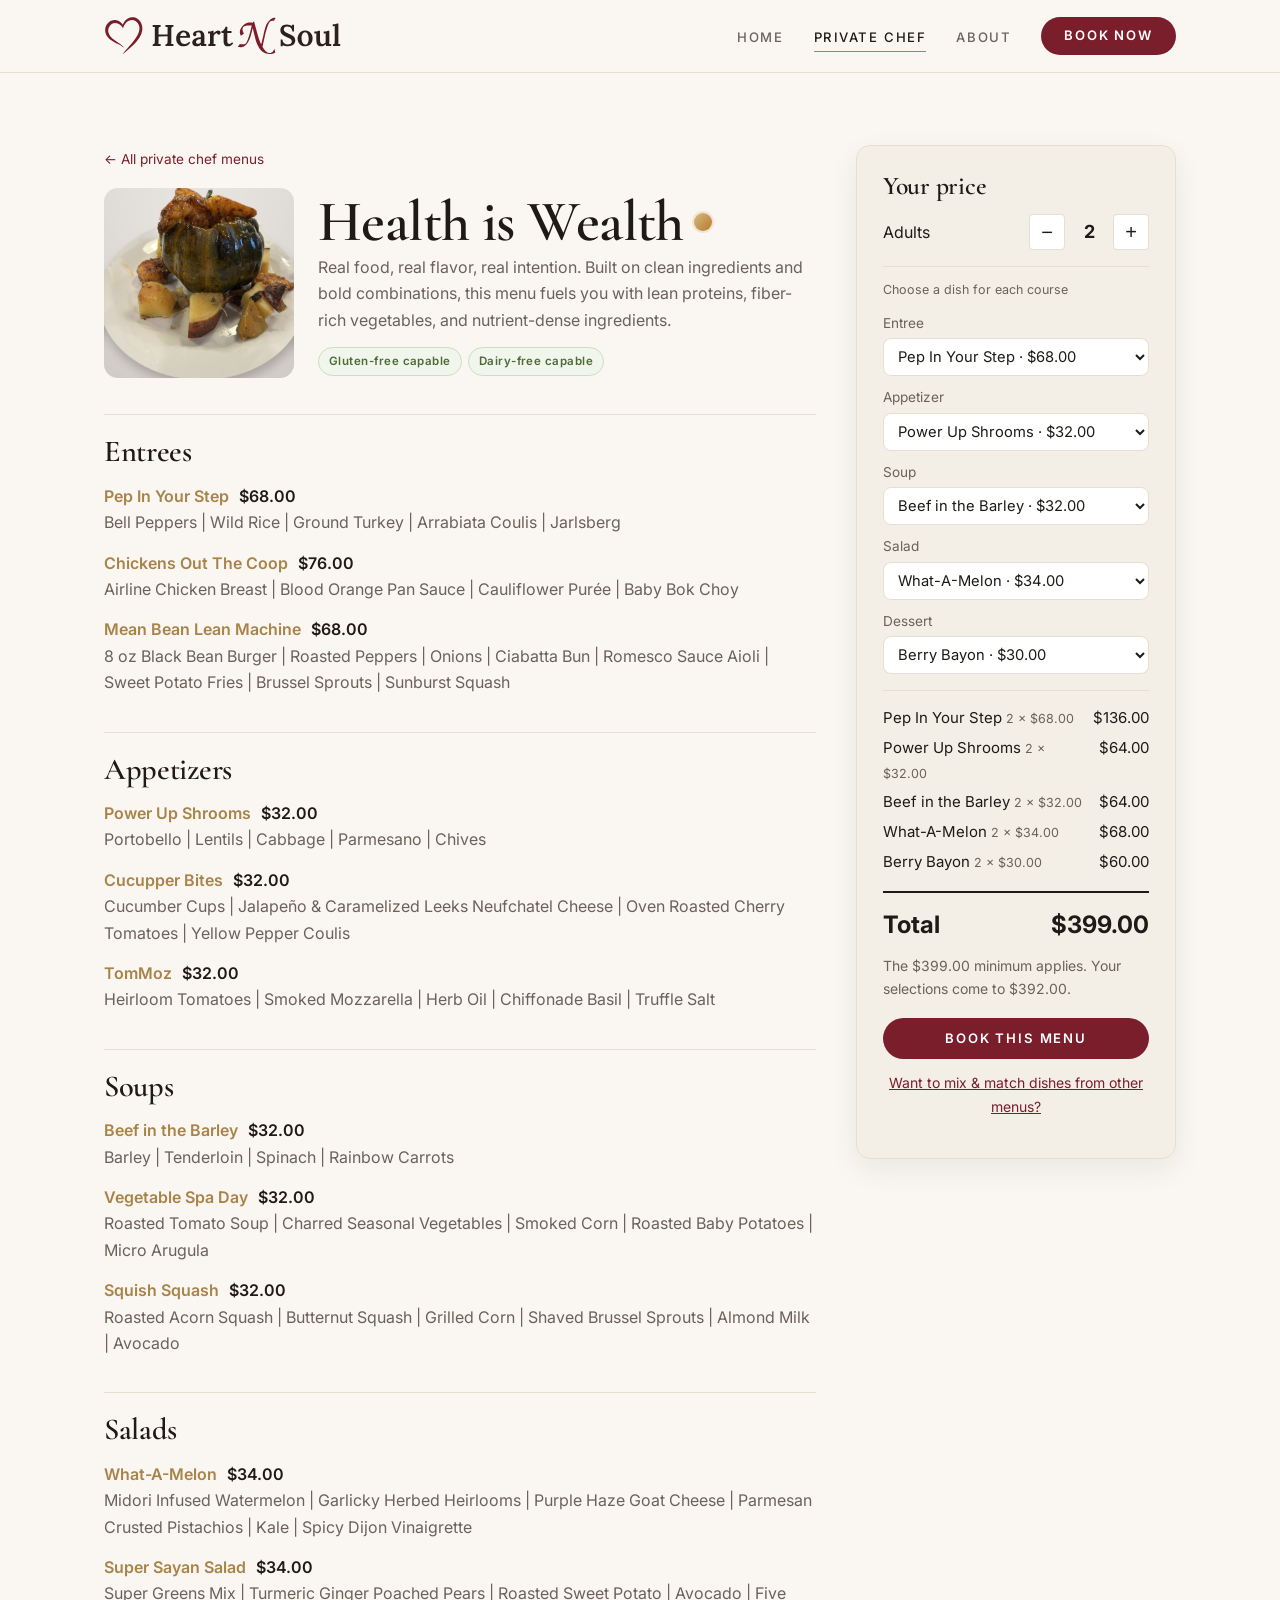
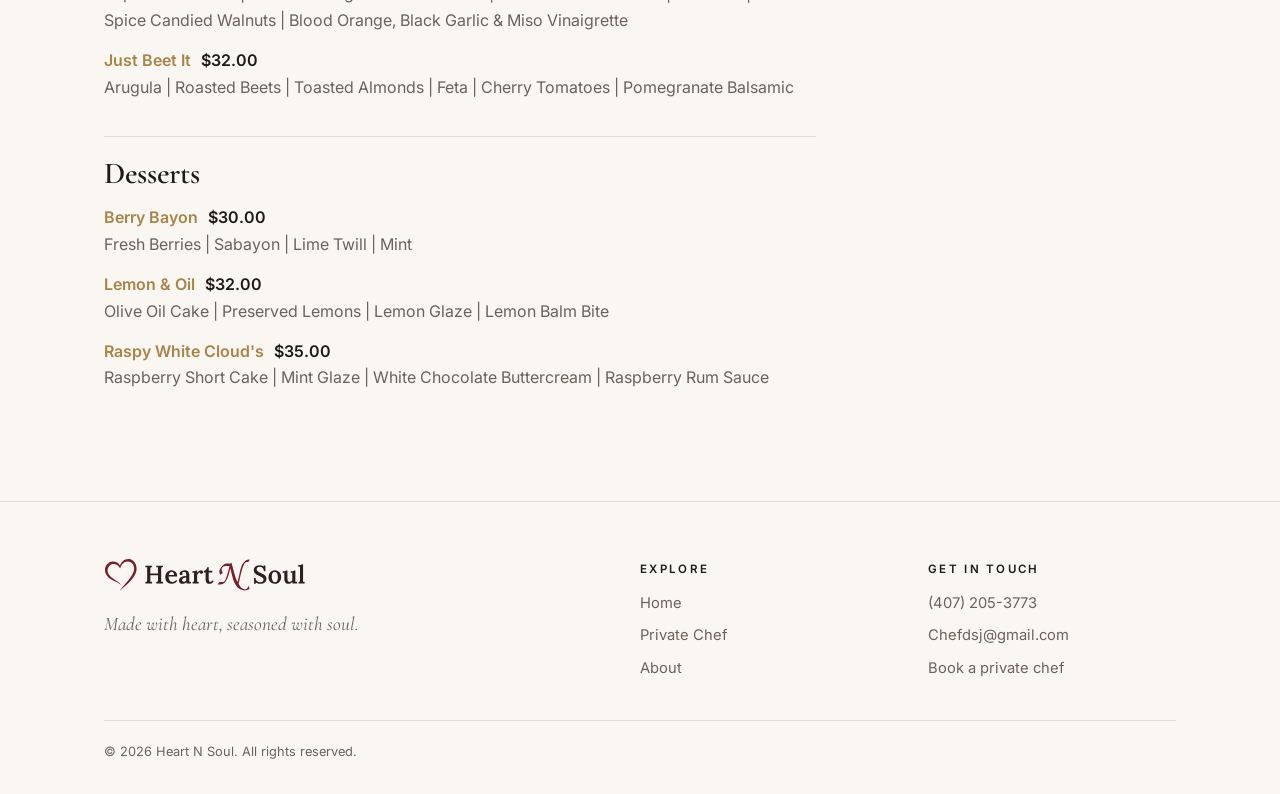
<file: health-is-wealth.html>
<!DOCTYPE html>
<html lang="en">
<head>
  <meta charset="UTF-8" />
  <meta name="viewport" content="width=device-width, initial-scale=1.0" />
  <meta name="description" content="Health is Wealth: a Heart N Soul private chef menu with an instant price calculator." />
  <title>Health is Wealth - Private Chef Menu | Heart N Soul</title>
  <link rel="preconnect" href="https://fonts.googleapis.com" />
  <link rel="preconnect" href="https://fonts.gstatic.com" crossorigin />
  <link href="https://fonts.googleapis.com/css2?family=Cormorant+Garamond:ital,wght@0,500;0,600;1,500&family=Inter:wght@400;500;600&display=swap" rel="stylesheet" />
  <link rel="stylesheet" href="css/site.css?v=202610191716" />
  <link rel="stylesheet" href="css/chef-menu.css?v=202610191716" />
  <link rel="canonical" href="https://heartnsoulkitchen.com/health-is-wealth.html" />
  <meta property="og:type" content="website" />
  <meta property="og:site_name" content="Heart N Soul" />
  <meta property="og:title" content="Health is Wealth - Private Chef Menu | Heart N Soul" />
  <meta property="og:description" content="Health is Wealth: a Heart N Soul private chef menu with an instant price calculator." />
  <meta property="og:url" content="https://heartnsoulkitchen.com/health-is-wealth.html" />
  <meta property="og:image" content="https://heartnsoulkitchen.com/images/share.jpg" />
  <meta name="twitter:card" content="summary_large_image" />
  <link rel="icon" type="image/svg+xml" href="images/logo-heart.svg" />
</head>
<body>
  <header class="site-header"></header>

  <!-- This page's menu, dishes and prices live in js/menus.js under "health-is-wealth" -->
  <main class="wrap" data-menu="health-is-wealth"></main>

  <footer class="site-footer"></footer>
  <script src="js/site.js?v=202610191716"></script>
  <script src="js/menus.js?v=202610191716"></script>
  <script src="js/chef-menu.js?v=202610191716"></script>
</body>
</html>
</file>
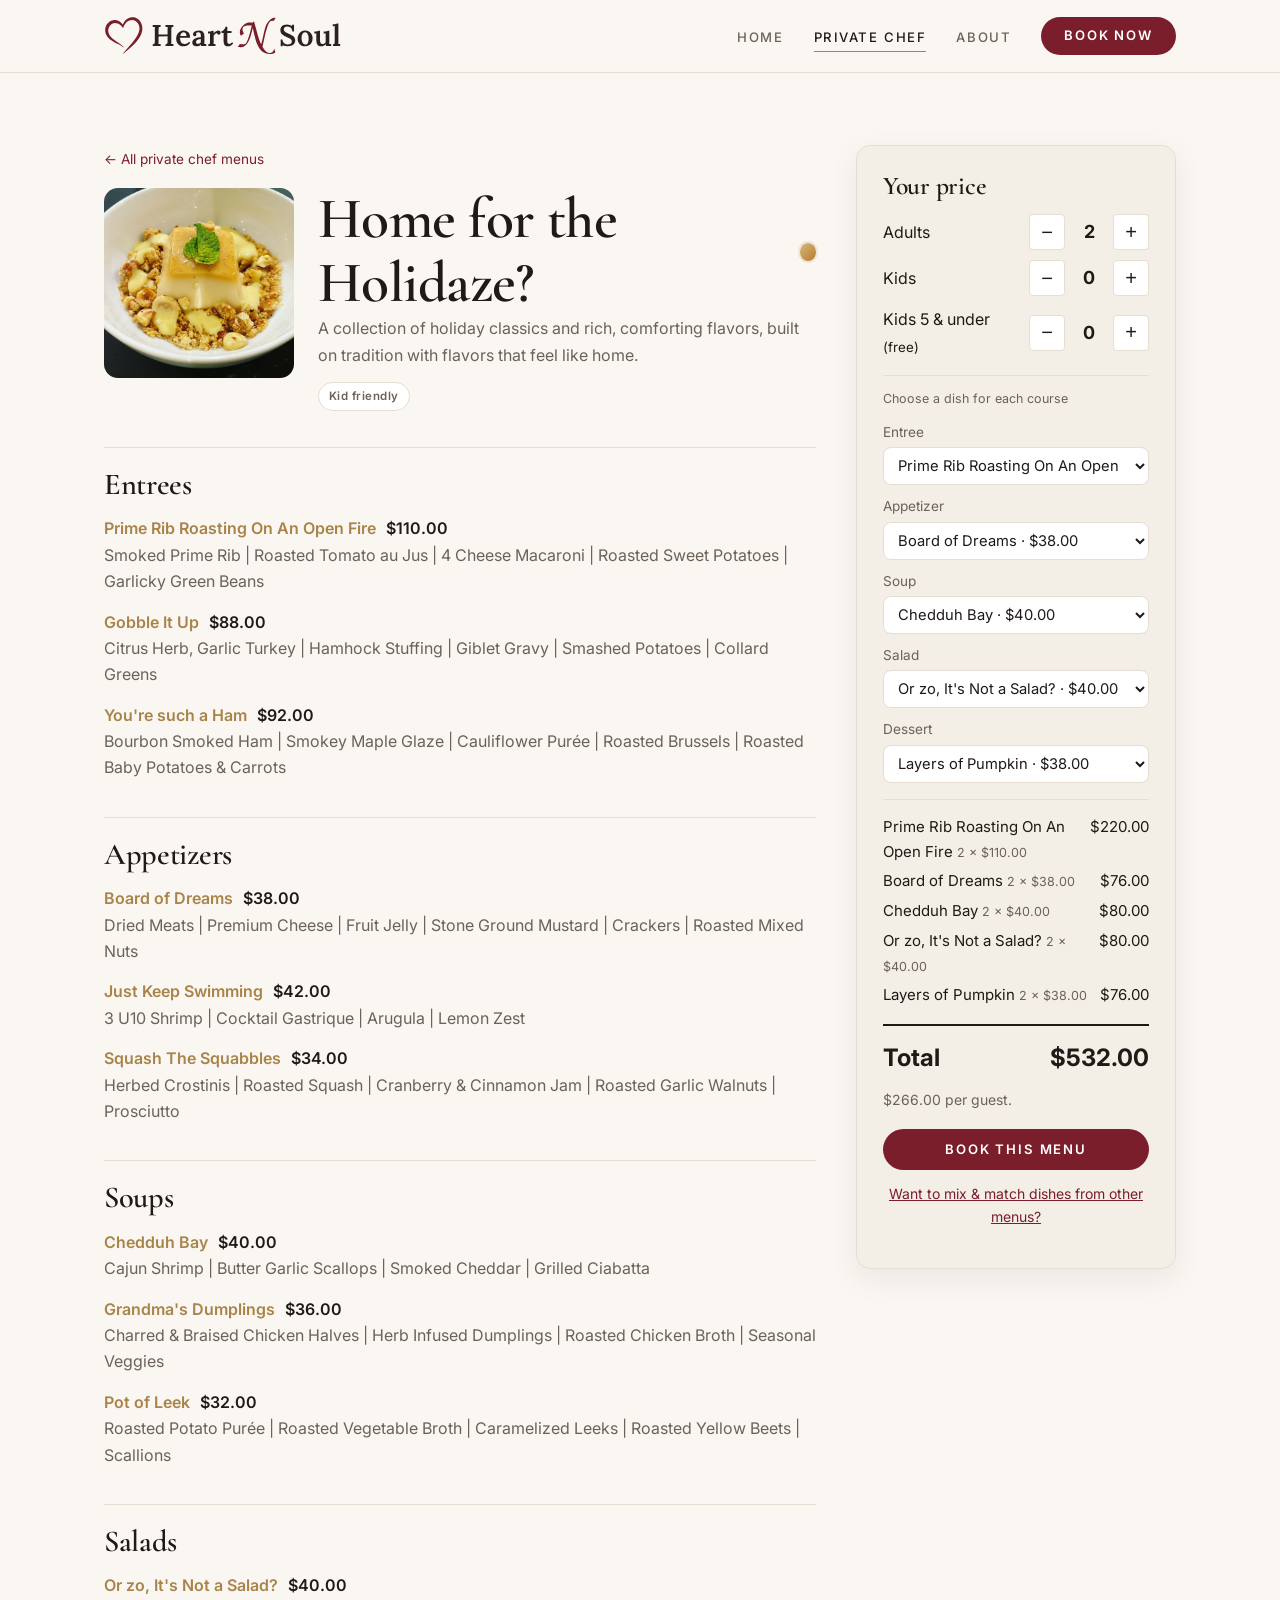
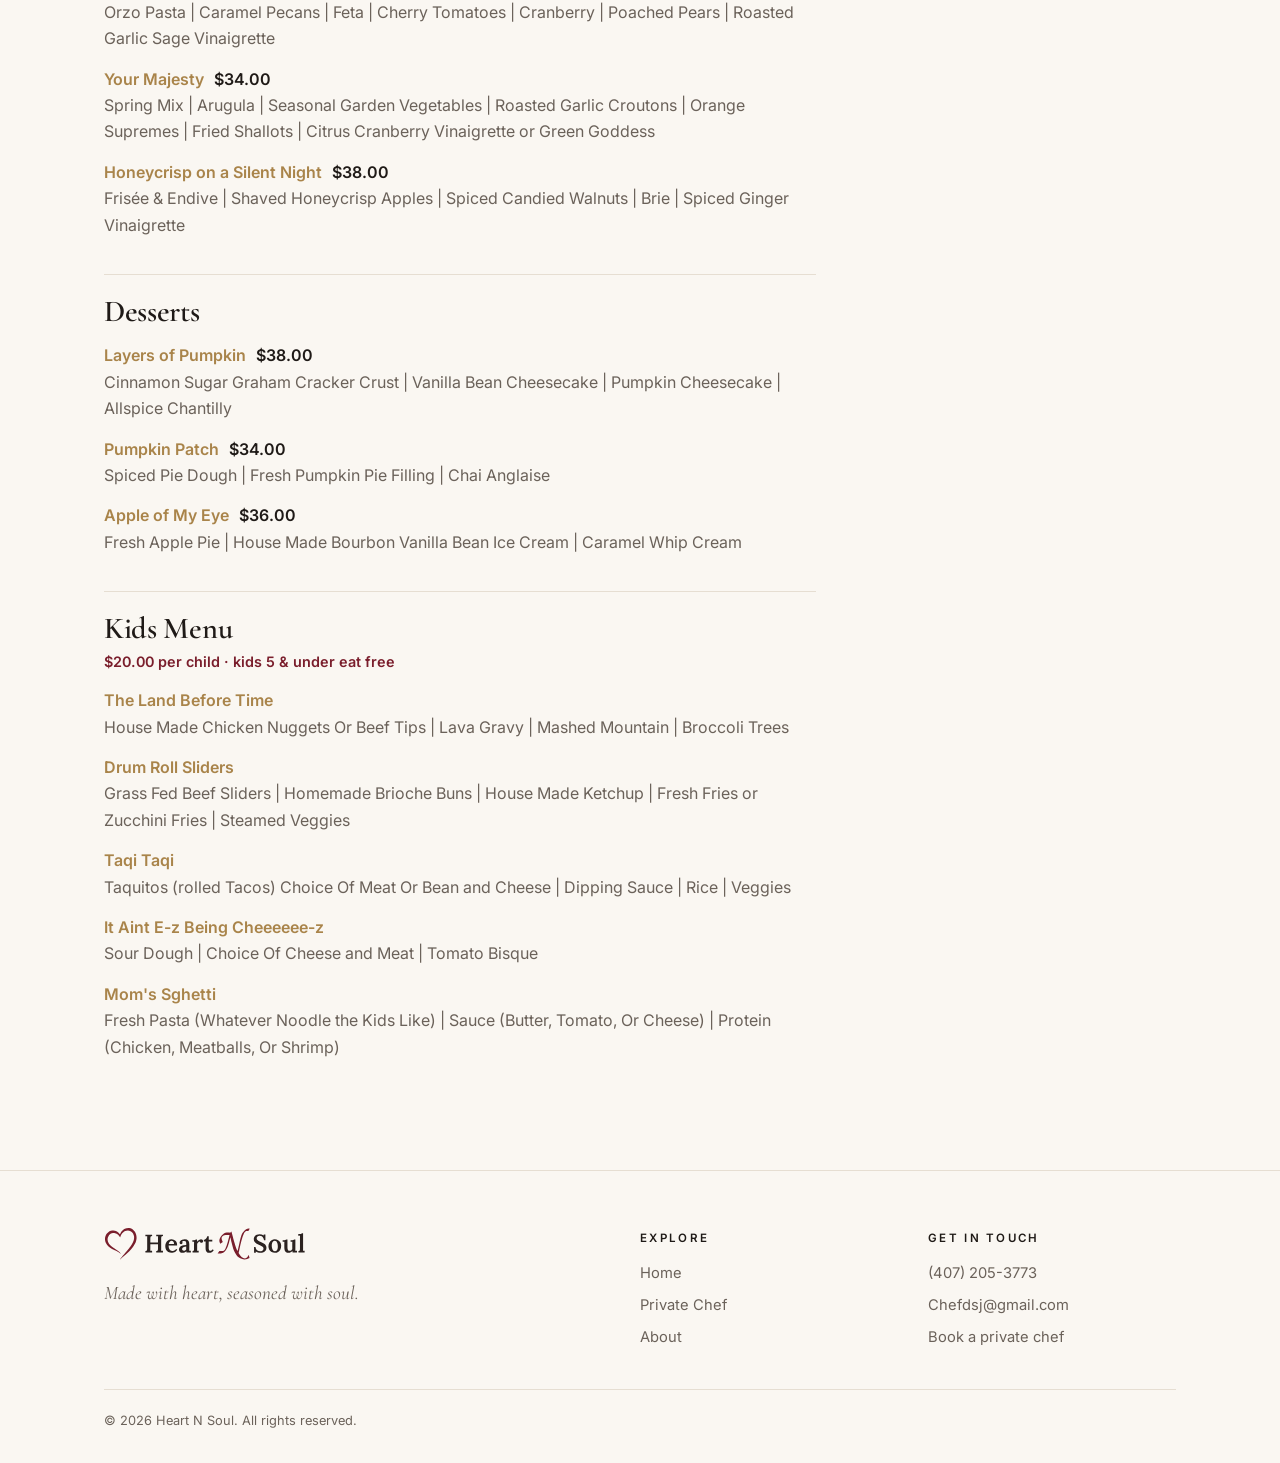
<file: home-for-the-holidaze.html>
<!DOCTYPE html>
<html lang="en">
<head>
  <meta charset="UTF-8" />
  <meta name="viewport" content="width=device-width, initial-scale=1.0" />
  <meta name="description" content="Home for the Holidaze?: a Heart N Soul private chef menu with an instant price calculator." />
  <title>Home for the Holidaze? - Private Chef Menu | Heart N Soul</title>
  <link rel="preconnect" href="https://fonts.googleapis.com" />
  <link rel="preconnect" href="https://fonts.gstatic.com" crossorigin />
  <link href="https://fonts.googleapis.com/css2?family=Cormorant+Garamond:ital,wght@0,500;0,600;1,500&family=Inter:wght@400;500;600&display=swap" rel="stylesheet" />
  <link rel="stylesheet" href="css/site.css?v=202610191716" />
  <link rel="stylesheet" href="css/chef-menu.css?v=202610191716" />
  <link rel="canonical" href="https://heartnsoulkitchen.com/home-for-the-holidaze.html" />
  <meta property="og:type" content="website" />
  <meta property="og:site_name" content="Heart N Soul" />
  <meta property="og:title" content="Home for the Holidaze? - Private Chef Menu | Heart N Soul" />
  <meta property="og:description" content="Home for the Holidaze?: a Heart N Soul private chef menu with an instant price calculator." />
  <meta property="og:url" content="https://heartnsoulkitchen.com/home-for-the-holidaze.html" />
  <meta property="og:image" content="https://heartnsoulkitchen.com/images/share.jpg" />
  <meta name="twitter:card" content="summary_large_image" />
  <link rel="icon" type="image/svg+xml" href="images/logo-heart.svg" />
</head>
<body>
  <header class="site-header"></header>

  <!-- This page's menu, dishes and prices live in js/menus.js under "home-for-the-holidaze" -->
  <main class="wrap" data-menu="home-for-the-holidaze"></main>

  <footer class="site-footer"></footer>
  <script src="js/site.js?v=202610191716"></script>
  <script src="js/menus.js?v=202610191716"></script>
  <script src="js/chef-menu.js?v=202610191716"></script>
</body>
</html>
</file>
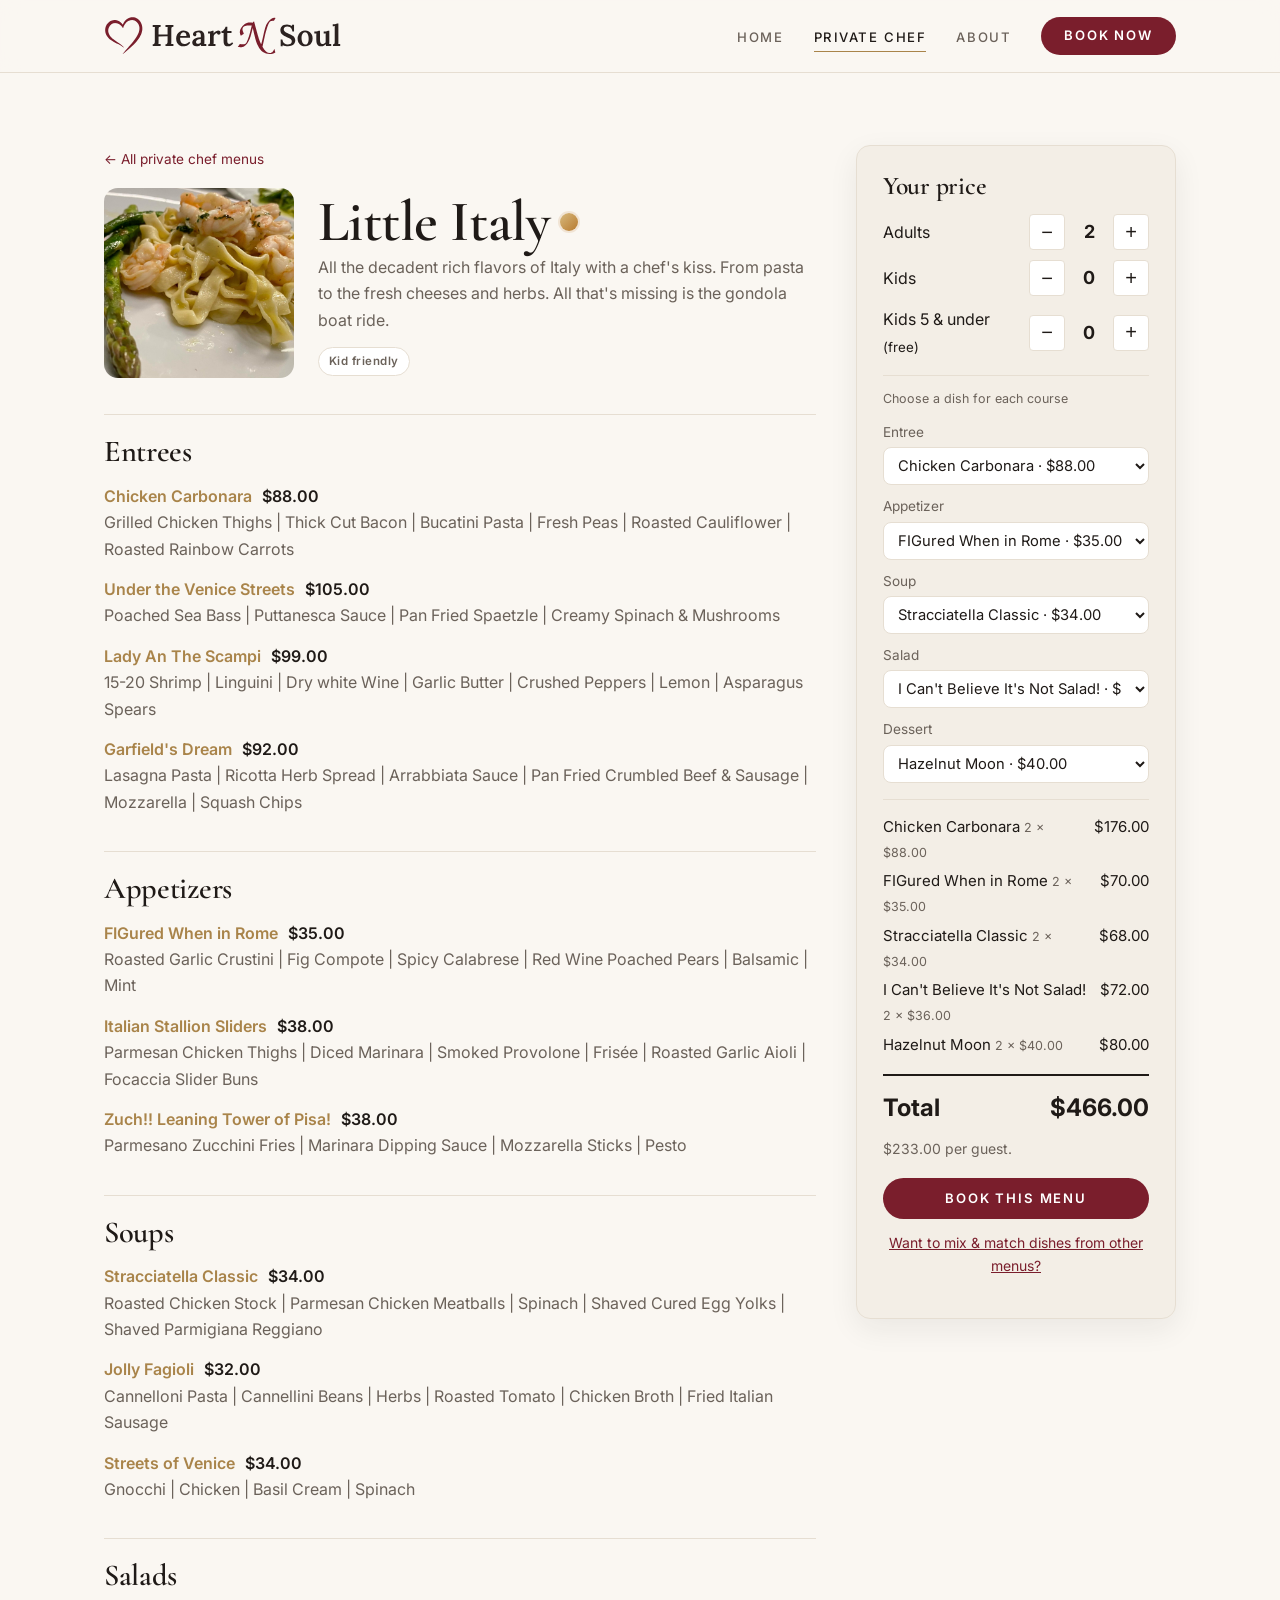
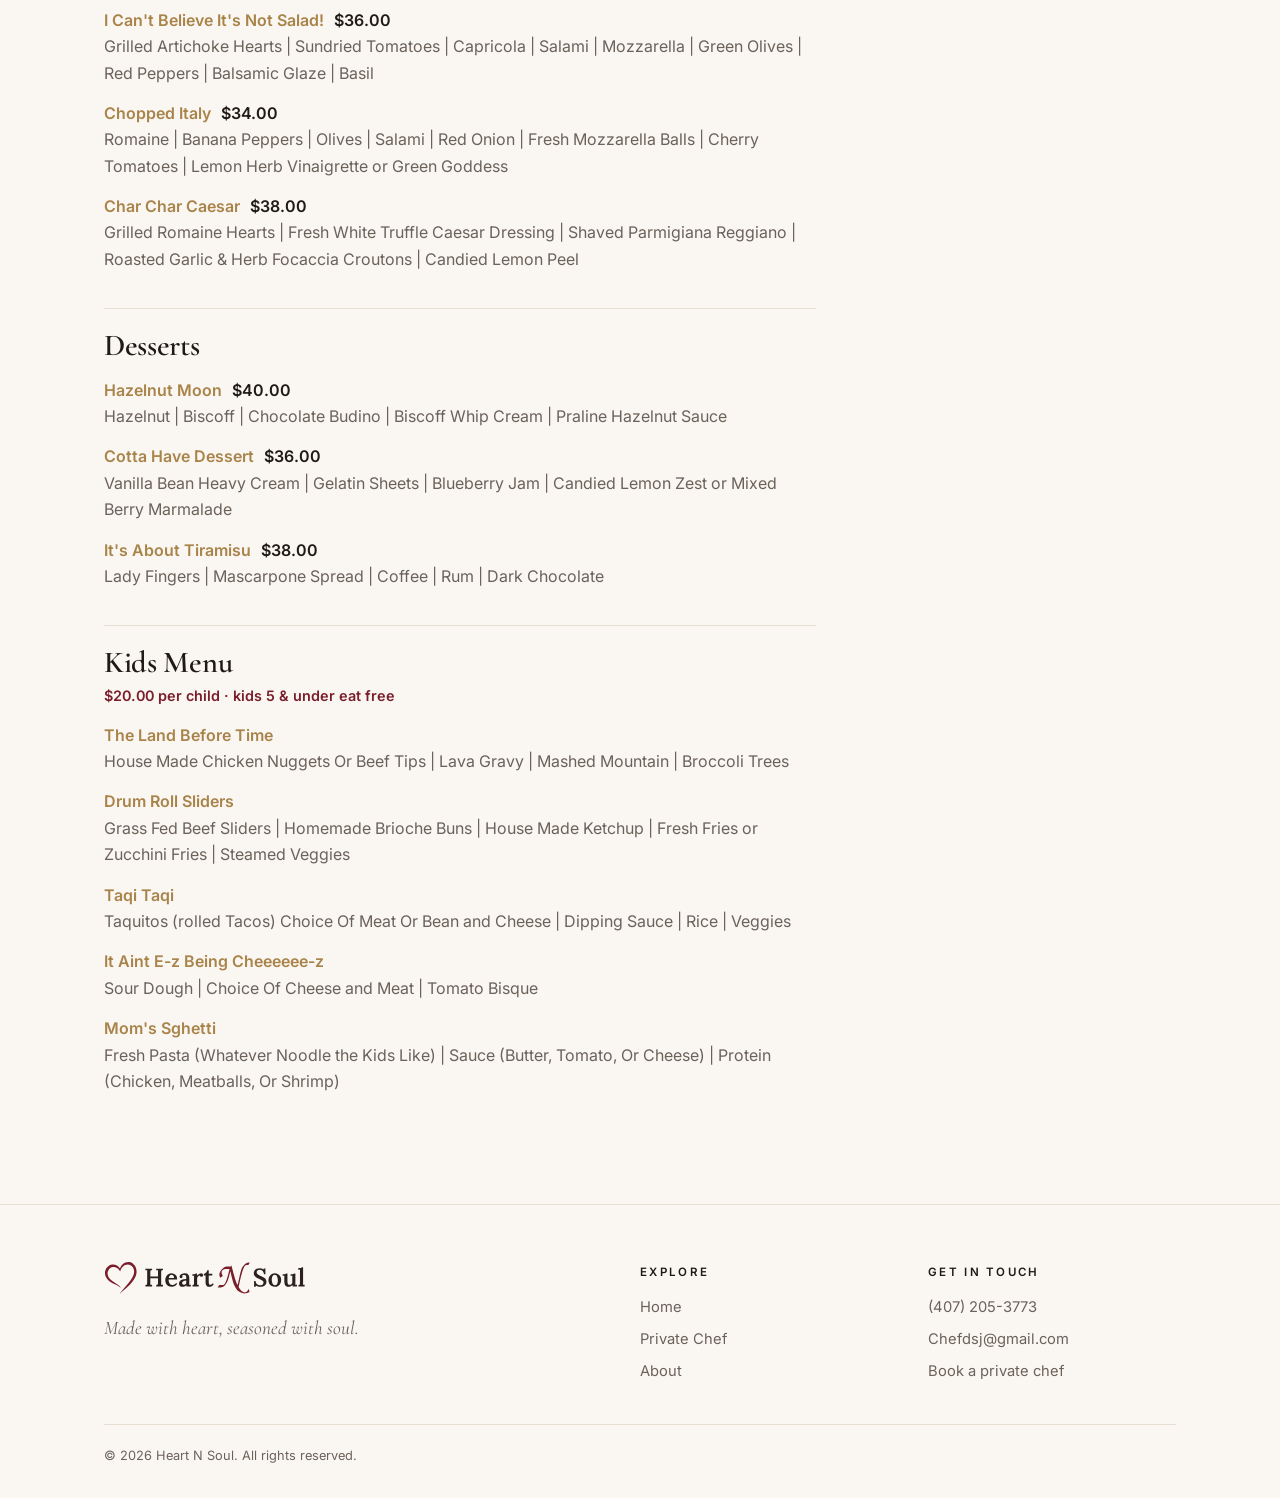
<file: little-italy.html>
<!DOCTYPE html>
<html lang="en">
<head>
  <meta charset="UTF-8" />
  <meta name="viewport" content="width=device-width, initial-scale=1.0" />
  <meta name="description" content="Little Italy: a Heart N Soul private chef menu with an instant price calculator." />
  <title>Little Italy - Private Chef Menu | Heart N Soul</title>
  <link rel="preconnect" href="https://fonts.googleapis.com" />
  <link rel="preconnect" href="https://fonts.gstatic.com" crossorigin />
  <link href="https://fonts.googleapis.com/css2?family=Cormorant+Garamond:ital,wght@0,500;0,600;1,500&family=Inter:wght@400;500;600&display=swap" rel="stylesheet" />
  <link rel="stylesheet" href="css/site.css?v=202610191716" />
  <link rel="stylesheet" href="css/chef-menu.css?v=202610191716" />
  <link rel="canonical" href="https://heartnsoulkitchen.com/little-italy.html" />
  <meta property="og:type" content="website" />
  <meta property="og:site_name" content="Heart N Soul" />
  <meta property="og:title" content="Little Italy - Private Chef Menu | Heart N Soul" />
  <meta property="og:description" content="Little Italy: a Heart N Soul private chef menu with an instant price calculator." />
  <meta property="og:url" content="https://heartnsoulkitchen.com/little-italy.html" />
  <meta property="og:image" content="https://heartnsoulkitchen.com/images/share.jpg" />
  <meta name="twitter:card" content="summary_large_image" />
  <link rel="icon" type="image/svg+xml" href="images/logo-heart.svg" />
</head>
<body>
  <header class="site-header"></header>

  <!-- This page's menu, dishes and prices live in js/menus.js under "little-italy" -->
  <main class="wrap" data-menu="little-italy"></main>

  <footer class="site-footer"></footer>
  <script src="js/site.js?v=202610191716"></script>
  <script src="js/menus.js?v=202610191716"></script>
  <script src="js/chef-menu.js?v=202610191716"></script>
</body>
</html>
</file>
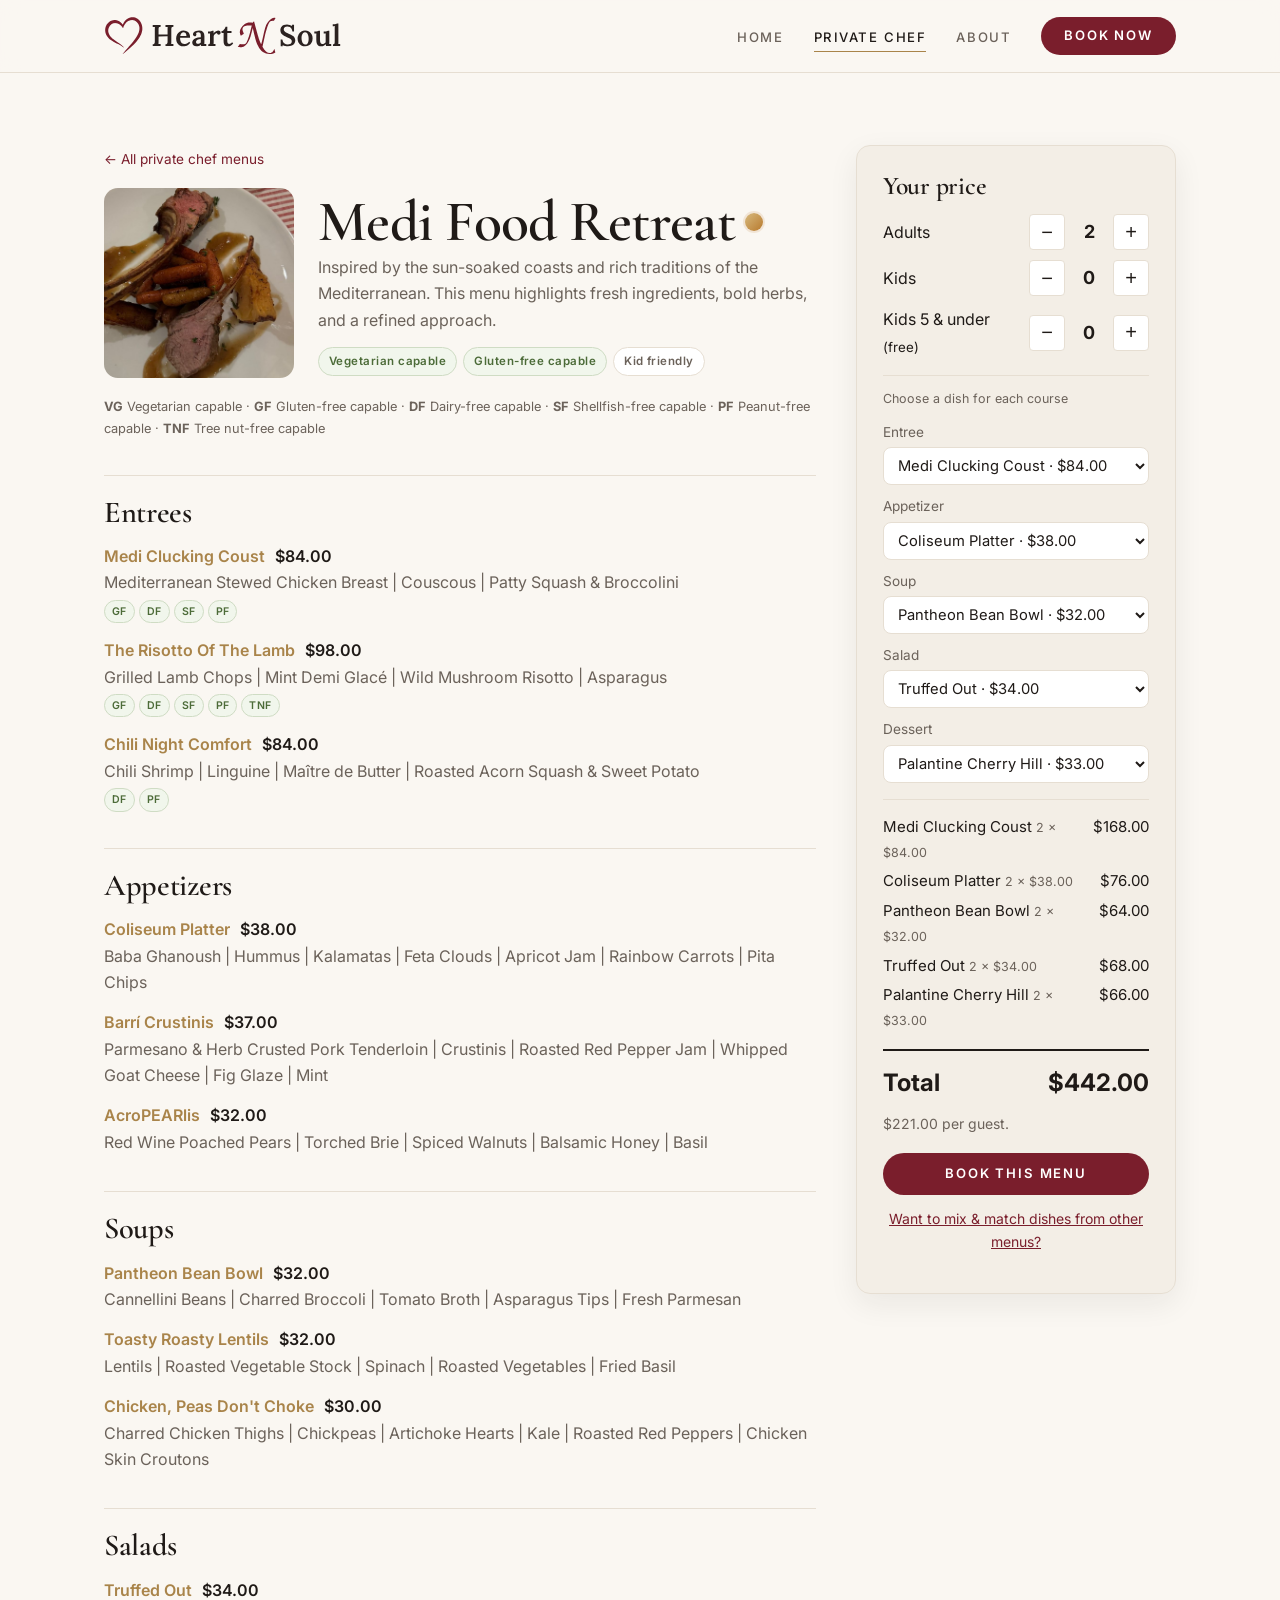
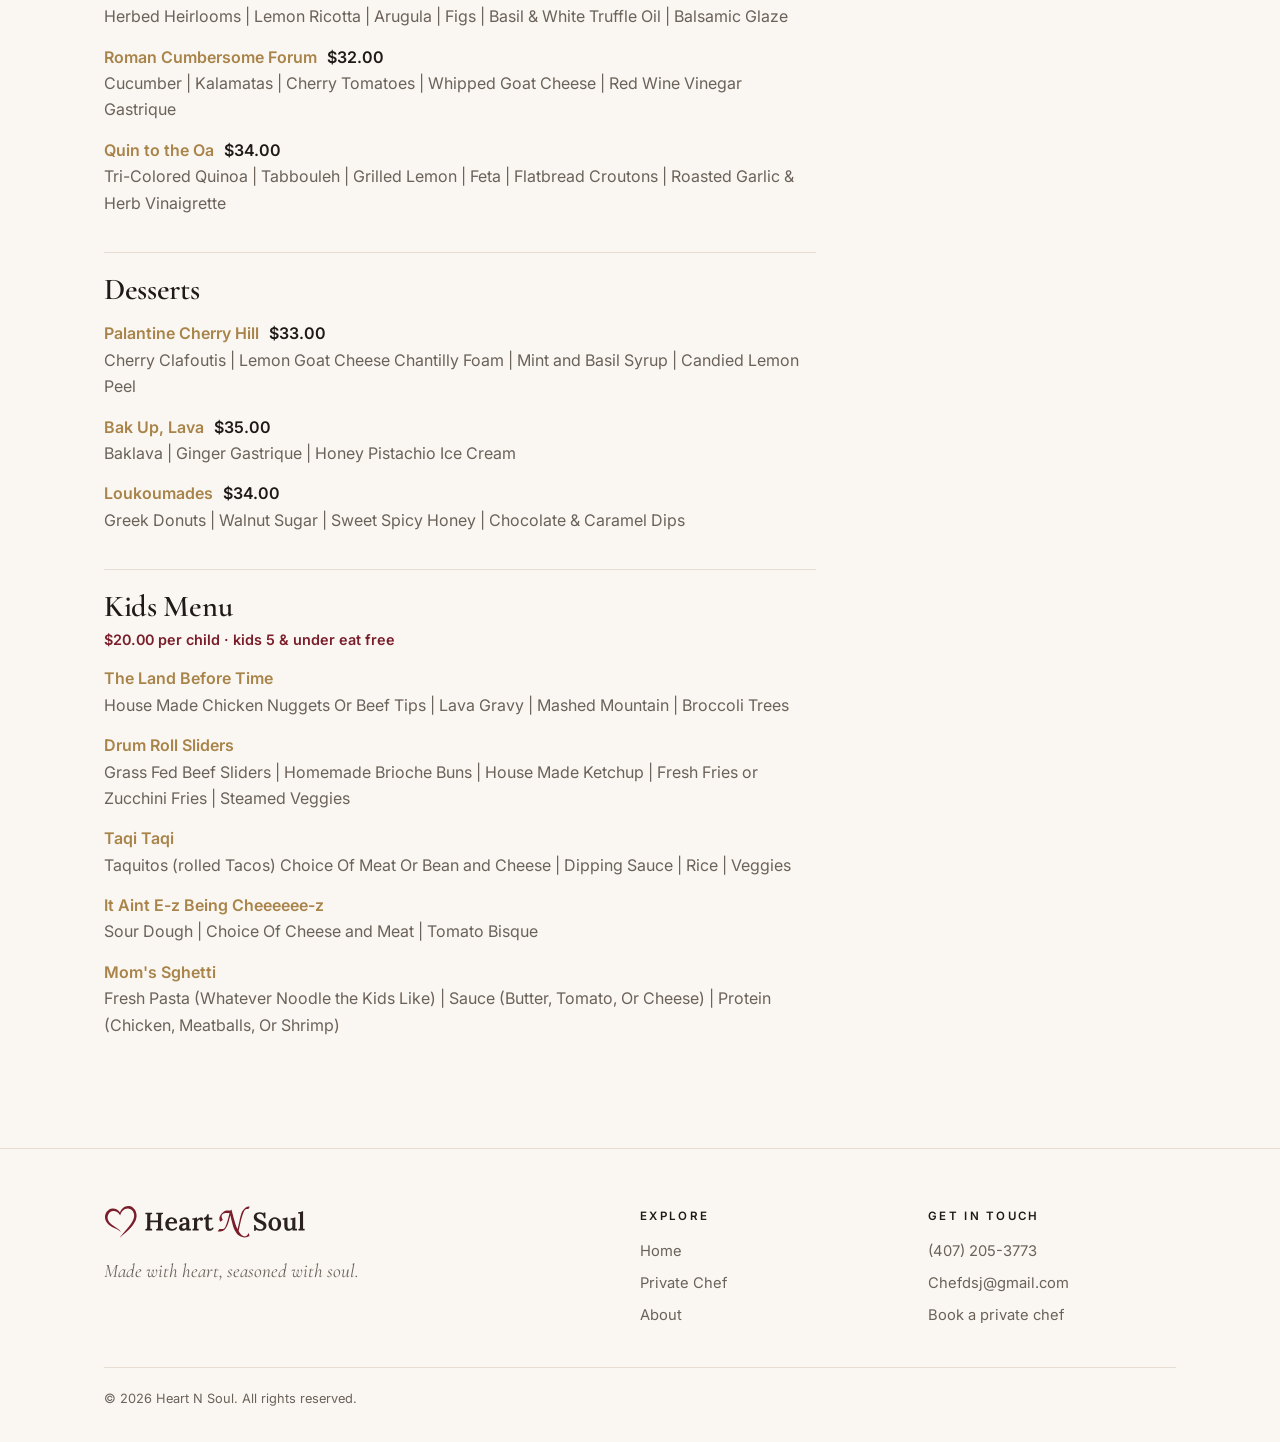
<file: medi-food-retreat.html>
<!DOCTYPE html>
<html lang="en">
<head>
  <meta charset="UTF-8" />
  <meta name="viewport" content="width=device-width, initial-scale=1.0" />
  <meta name="description" content="Medi Food Retreat: a Heart N Soul private chef menu with an instant price calculator." />
  <title>Medi Food Retreat - Private Chef Menu | Heart N Soul</title>
  <link rel="preconnect" href="https://fonts.googleapis.com" />
  <link rel="preconnect" href="https://fonts.gstatic.com" crossorigin />
  <link href="https://fonts.googleapis.com/css2?family=Cormorant+Garamond:ital,wght@0,500;0,600;1,500&family=Inter:wght@400;500;600&display=swap" rel="stylesheet" />
  <link rel="stylesheet" href="css/site.css?v=202610191716" />
  <link rel="stylesheet" href="css/chef-menu.css?v=202610191716" />
  <link rel="canonical" href="https://heartnsoulkitchen.com/medi-food-retreat.html" />
  <meta property="og:type" content="website" />
  <meta property="og:site_name" content="Heart N Soul" />
  <meta property="og:title" content="Medi Food Retreat - Private Chef Menu | Heart N Soul" />
  <meta property="og:description" content="Medi Food Retreat: a Heart N Soul private chef menu with an instant price calculator." />
  <meta property="og:url" content="https://heartnsoulkitchen.com/medi-food-retreat.html" />
  <meta property="og:image" content="https://heartnsoulkitchen.com/images/share.jpg" />
  <meta name="twitter:card" content="summary_large_image" />
  <link rel="icon" type="image/svg+xml" href="images/logo-heart.svg" />
</head>
<body>
  <header class="site-header"></header>

  <!-- This page's menu, dishes and prices live in js/menus.js under "medi-food-retreat" -->
  <main class="wrap" data-menu="medi-food-retreat"></main>

  <footer class="site-footer"></footer>
  <script src="js/site.js?v=202610191716"></script>
  <script src="js/menus.js?v=202610191716"></script>
  <script src="js/chef-menu.js?v=202610191716"></script>
</body>
</html>
</file>
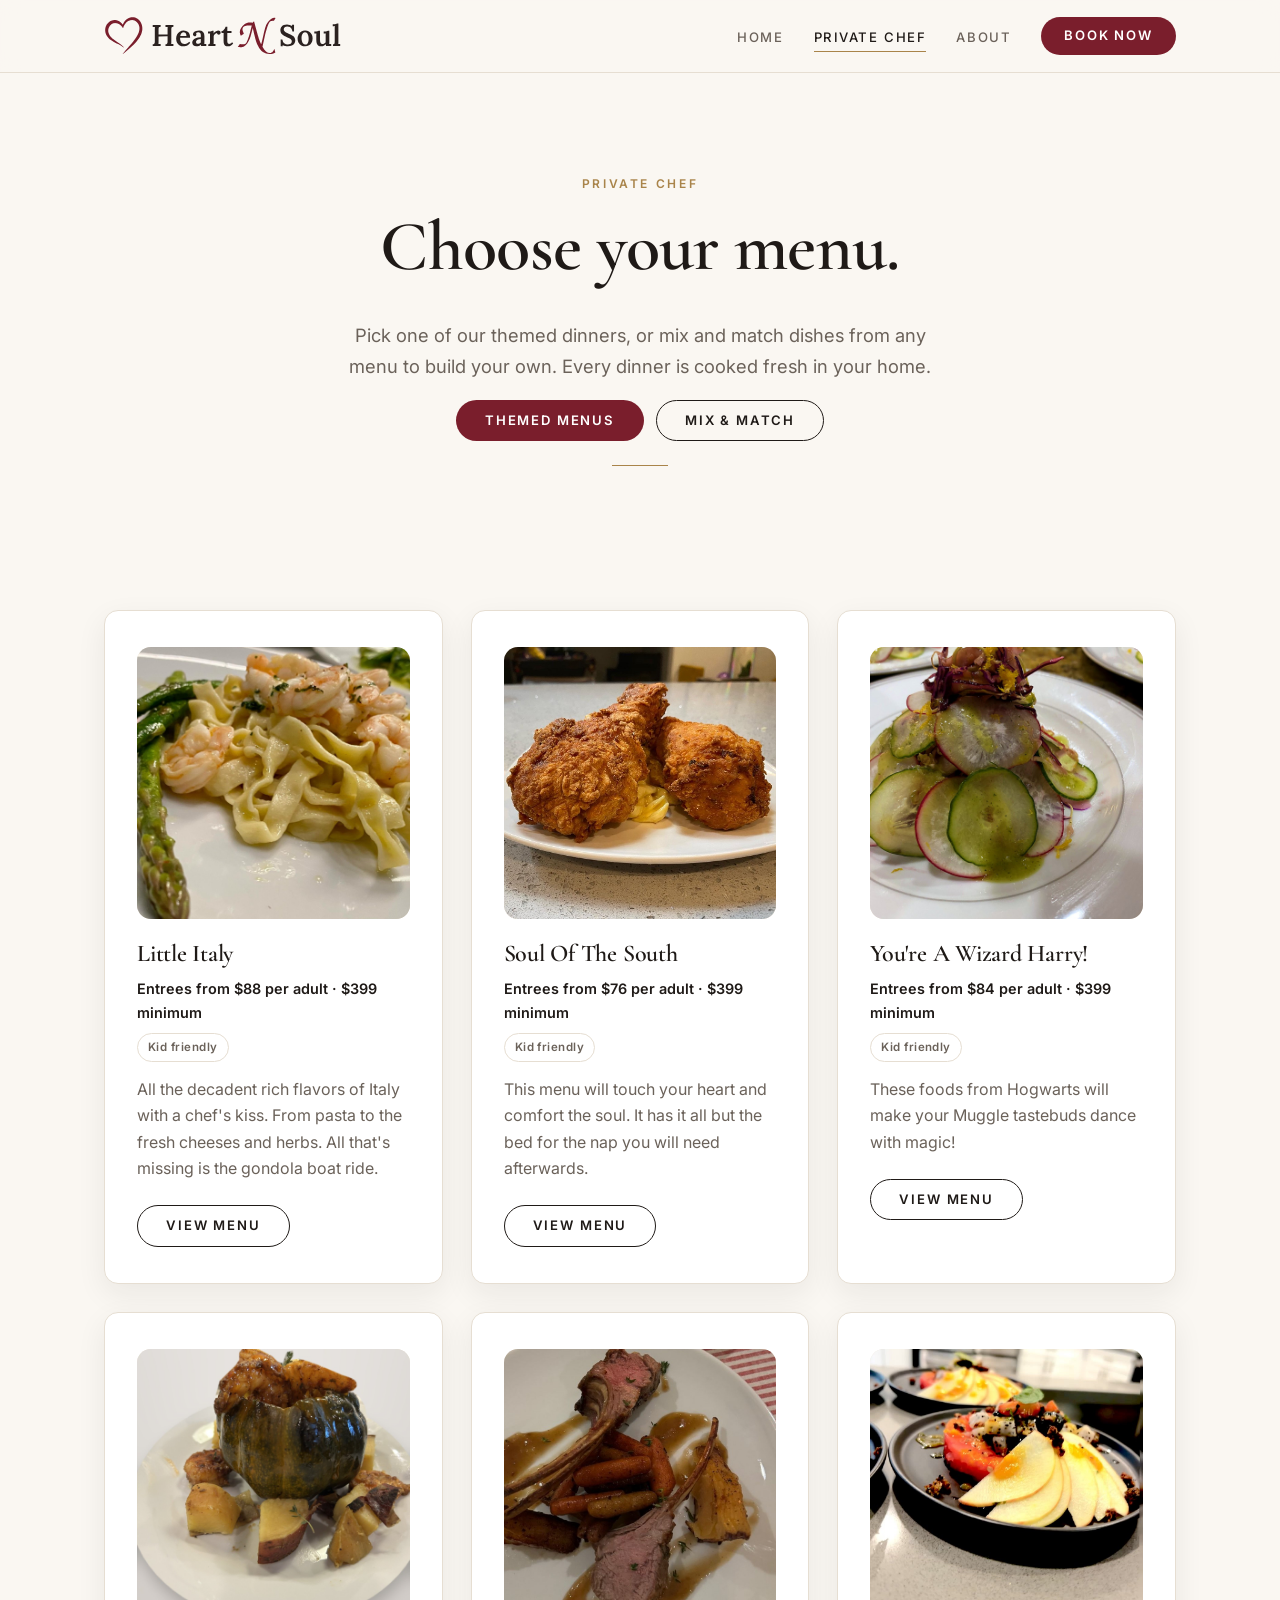
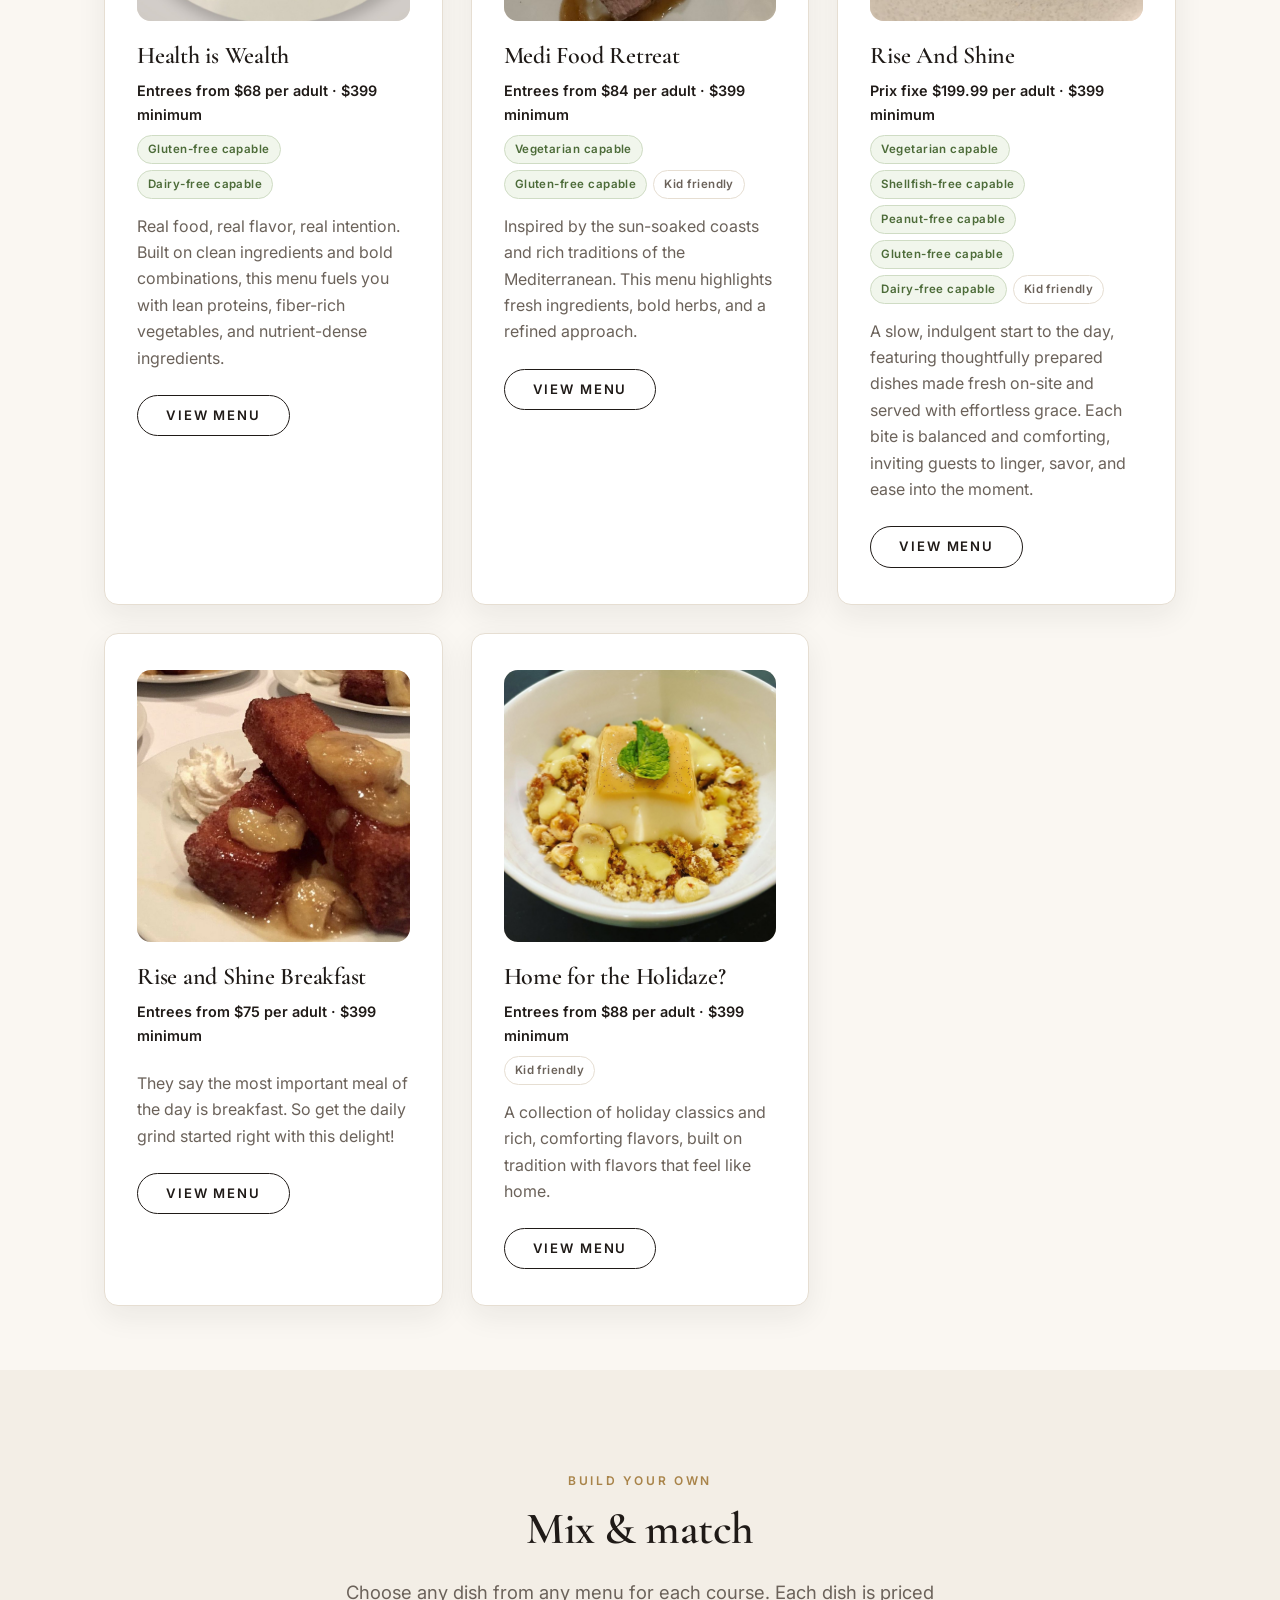
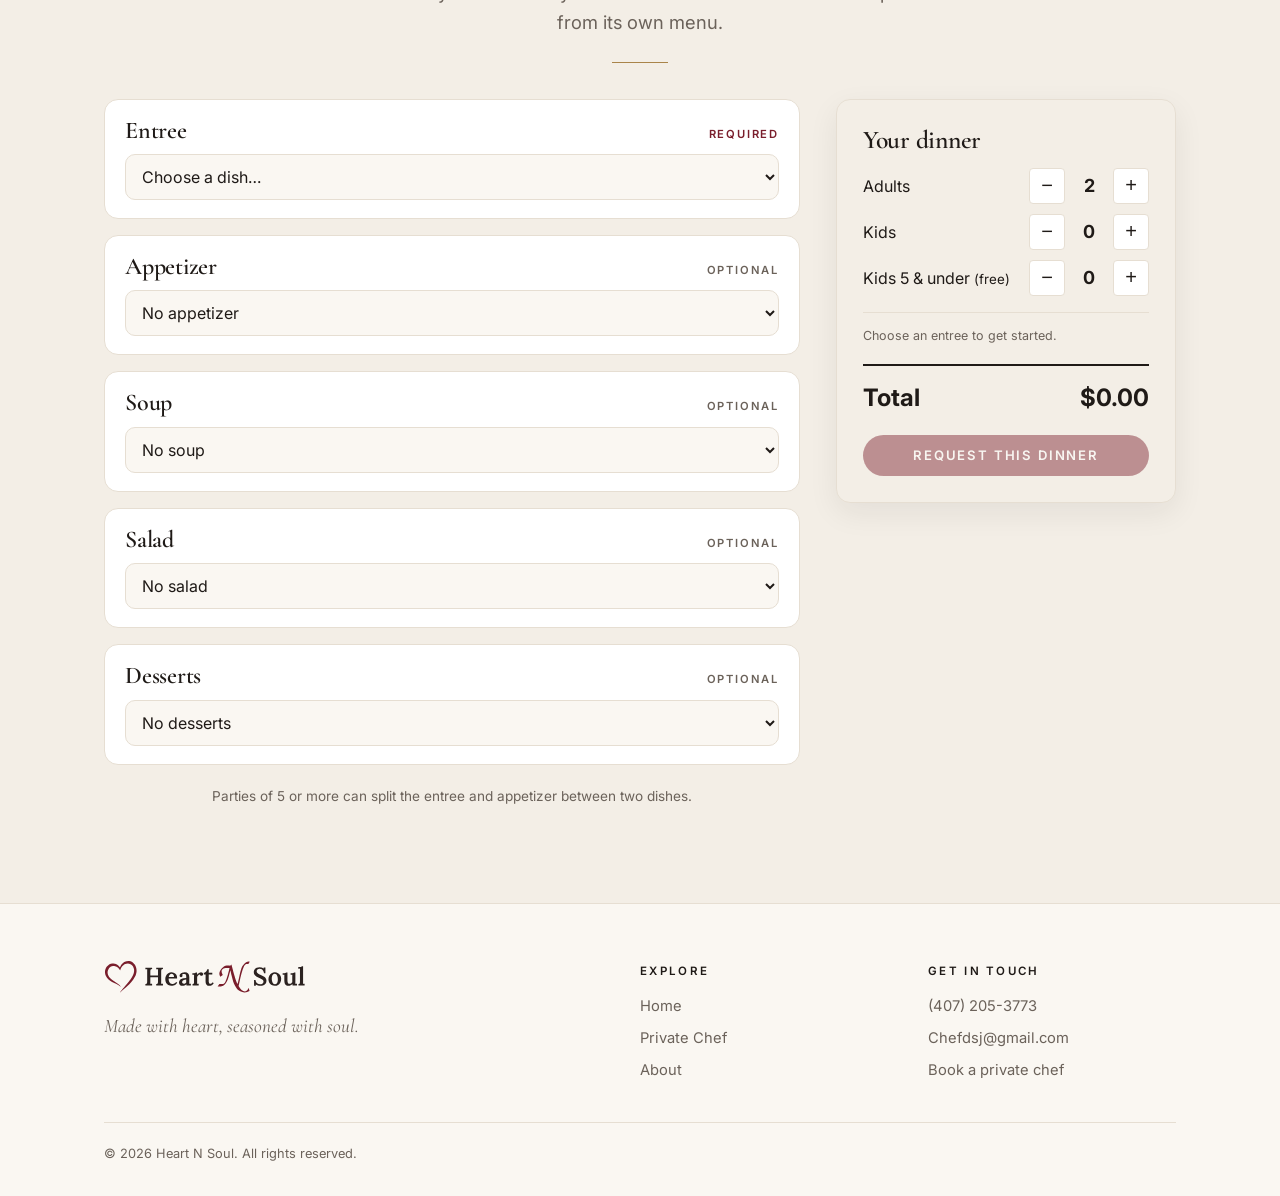
<file: private-chef.html>
<!DOCTYPE html>
<html lang="en">
<head>
  <meta charset="UTF-8" />
  <meta name="viewport" content="width=device-width, initial-scale=1.0" />
  <meta name="description" content="Heart N Soul private chef menus: multi-course dinners and brunch cooked in your home." />
  <title>Private Chef Menus | Heart N Soul</title>
  <link rel="preconnect" href="https://fonts.googleapis.com" />
  <link rel="preconnect" href="https://fonts.gstatic.com" crossorigin />
  <link href="https://fonts.googleapis.com/css2?family=Cormorant+Garamond:ital,wght@0,500;0,600;1,500&family=Inter:wght@400;500;600&display=swap" rel="stylesheet" />
  <link rel="stylesheet" href="css/site.css?v=202610191716" />
  <link rel="stylesheet" href="css/chef-menu.css?v=202610191716" />
  <link rel="canonical" href="https://heartnsoulkitchen.com/private-chef.html" />
  <meta property="og:type" content="website" />
  <meta property="og:site_name" content="Heart N Soul" />
  <meta property="og:title" content="Private Chef Menus | Heart N Soul" />
  <meta property="og:description" content="Heart N Soul private chef menus: multi-course dinners and brunch cooked in your home." />
  <meta property="og:url" content="https://heartnsoulkitchen.com/private-chef.html" />
  <meta property="og:image" content="https://heartnsoulkitchen.com/images/share.jpg" />
  <meta name="twitter:card" content="summary_large_image" />
  <link rel="icon" type="image/svg+xml" href="images/logo-heart.svg" />
</head>
<body>
  <header class="site-header"></header>

  <main>
    <section class="page-hero center">
      <div class="container">
        <span class="eyebrow">Private Chef</span>
        <h1>Choose your menu.</h1>
        <p class="lead">Pick one of our themed dinners, or mix and match dishes from any menu to build your own. Every dinner is cooked fresh in your home.</p>
        <div class="btn-row" style="justify-content:center">
          <a class="btn btn-primary" href="#menus">Themed menus</a>
          <a class="btn btn-outline" href="#build">Mix &amp; match</a>
        </div>
        <hr class="divider" />
      </div>
    </section>

    <section class="section-tight" id="menus">
      <!-- Cards are built from js/menus.js -->
      <div class="container menu-cards" id="menu-cards"></div>
    </section>

    <!-- Mix & match builder (js/builder.js) -->
    <section class="section section-panel" id="build">
      <div class="container">
        <div class="center">
          <span class="eyebrow">Build your own</span>
          <h2>Mix &amp; match</h2>
          <p class="lead" style="max-width:620px;margin:0 auto">Choose any dish from any menu for each course. Each dish is priced from its own menu.</p>
          <hr class="divider" />
        </div>
        <div class="builder" id="builder"></div>
      </div>
    </section>
  </main>

  <footer class="site-footer"></footer>
  <script src="js/site.js?v=202610191716"></script>
  <script src="js/menus.js?v=202610191716"></script>
  <script src="js/builder.js?v=202610191716"></script>
  <script>
    (function () {
      function money(n) { return "$" + (n % 1 ? n.toFixed(2) : n); }
      document.getElementById("menu-cards").innerHTML = Object.keys(MENUS).map(function (k) {
        var m = MENUS[k];
        var from = m.prixFixe ? "Prix fixe " + money(m.prixFixe) + " per adult"
                              : "Entrees from " + money(entreeFrom(m)) + " per adult";
        return '<a class="card card-link menu-card" href="' + m.page + '">' +
          '<div class="media">' + (m.video
            ? '<video src="' + m.video + '" poster="' + m.photo + '" autoplay muted loop playsinline aria-hidden="true"></video>'
            : '<img src="' + m.photo + '" alt="" onerror="this.remove()" />') + '</div>' +
          "<h3>" + m.name + "</h3>" +
          '<p class="from">' + from + " &middot; $" + m.min + " minimum</p>" +
          '<div class="badges">' + (m.tags || []).map(function (t) {
            return '<span class="badge' + (t === "kid" ? "" : " diet") + '">' + TAGS[t] + "</span>";
          }).join("") + "</div>" +
          "<p>" + m.desc + "</p>" +
          '<span class="btn btn-outline">View menu</span></a>';
      }).join("");
    })();
  </script>
</body>
</html>
</file>
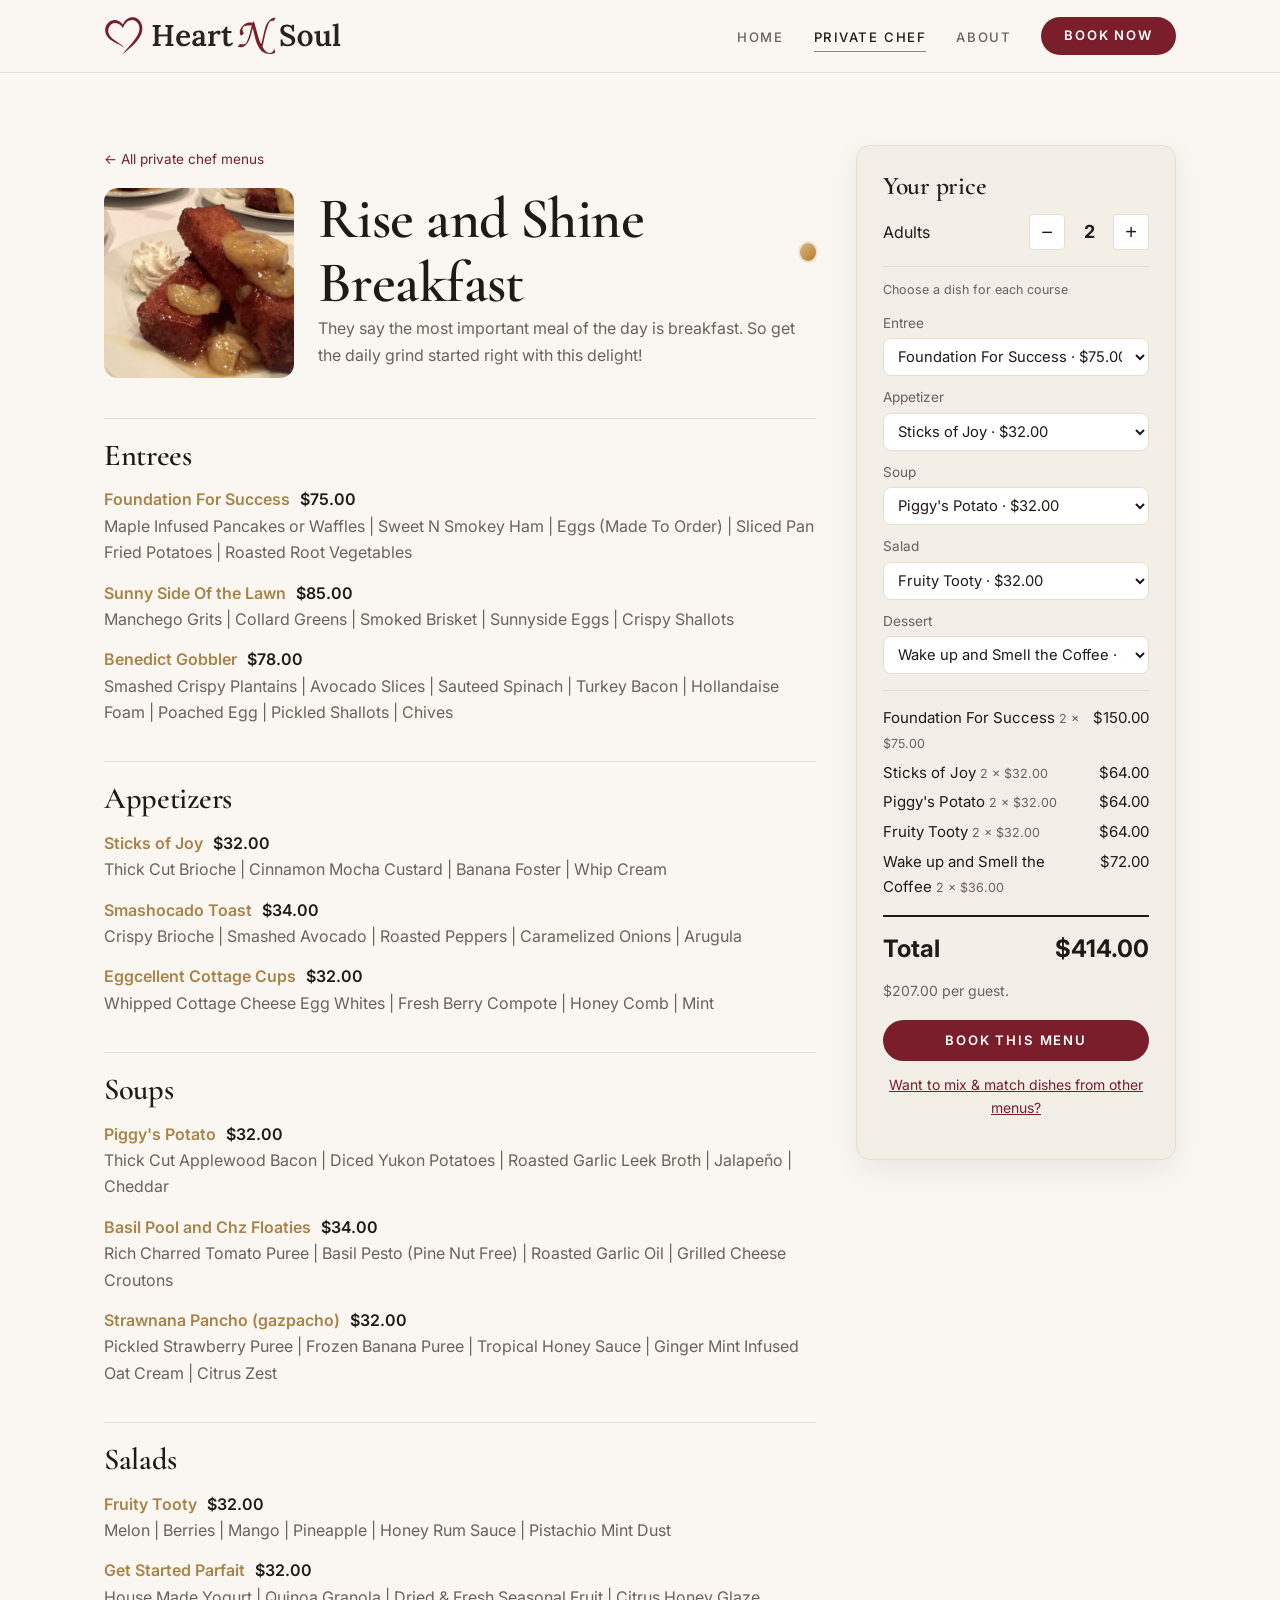
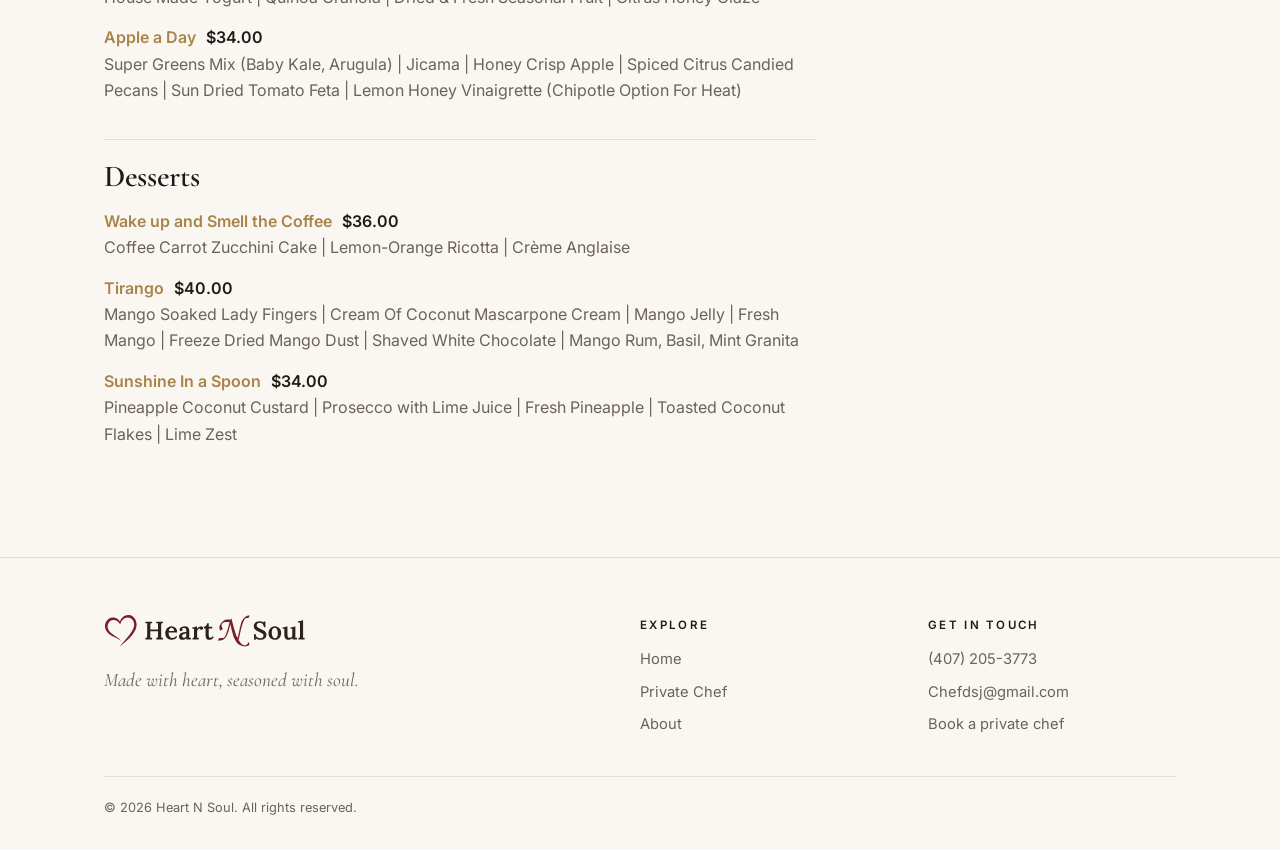
<file: rise-and-shine-breakfast.html>
<!DOCTYPE html>
<html lang="en">
<head>
  <meta charset="UTF-8" />
  <meta name="viewport" content="width=device-width, initial-scale=1.0" />
  <meta name="description" content="Rise and Shine Breakfast: a Heart N Soul private chef menu with an instant price calculator." />
  <title>Rise and Shine Breakfast - Private Chef Menu | Heart N Soul</title>
  <link rel="preconnect" href="https://fonts.googleapis.com" />
  <link rel="preconnect" href="https://fonts.gstatic.com" crossorigin />
  <link href="https://fonts.googleapis.com/css2?family=Cormorant+Garamond:ital,wght@0,500;0,600;1,500&family=Inter:wght@400;500;600&display=swap" rel="stylesheet" />
  <link rel="stylesheet" href="css/site.css?v=202610191716" />
  <link rel="stylesheet" href="css/chef-menu.css?v=202610191716" />
  <link rel="canonical" href="https://heartnsoulkitchen.com/rise-and-shine-breakfast.html" />
  <meta property="og:type" content="website" />
  <meta property="og:site_name" content="Heart N Soul" />
  <meta property="og:title" content="Rise and Shine Breakfast - Private Chef Menu | Heart N Soul" />
  <meta property="og:description" content="Rise and Shine Breakfast: a Heart N Soul private chef menu with an instant price calculator." />
  <meta property="og:url" content="https://heartnsoulkitchen.com/rise-and-shine-breakfast.html" />
  <meta property="og:image" content="https://heartnsoulkitchen.com/images/share.jpg" />
  <meta name="twitter:card" content="summary_large_image" />
  <link rel="icon" type="image/svg+xml" href="images/logo-heart.svg" />
</head>
<body>
  <header class="site-header"></header>

  <!-- This page's menu, dishes and prices live in js/menus.js under "rise-and-shine-breakfast" -->
  <main class="wrap" data-menu="rise-and-shine-breakfast"></main>

  <footer class="site-footer"></footer>
  <script src="js/site.js?v=202610191716"></script>
  <script src="js/menus.js?v=202610191716"></script>
  <script src="js/chef-menu.js?v=202610191716"></script>
</body>
</html>
</file>
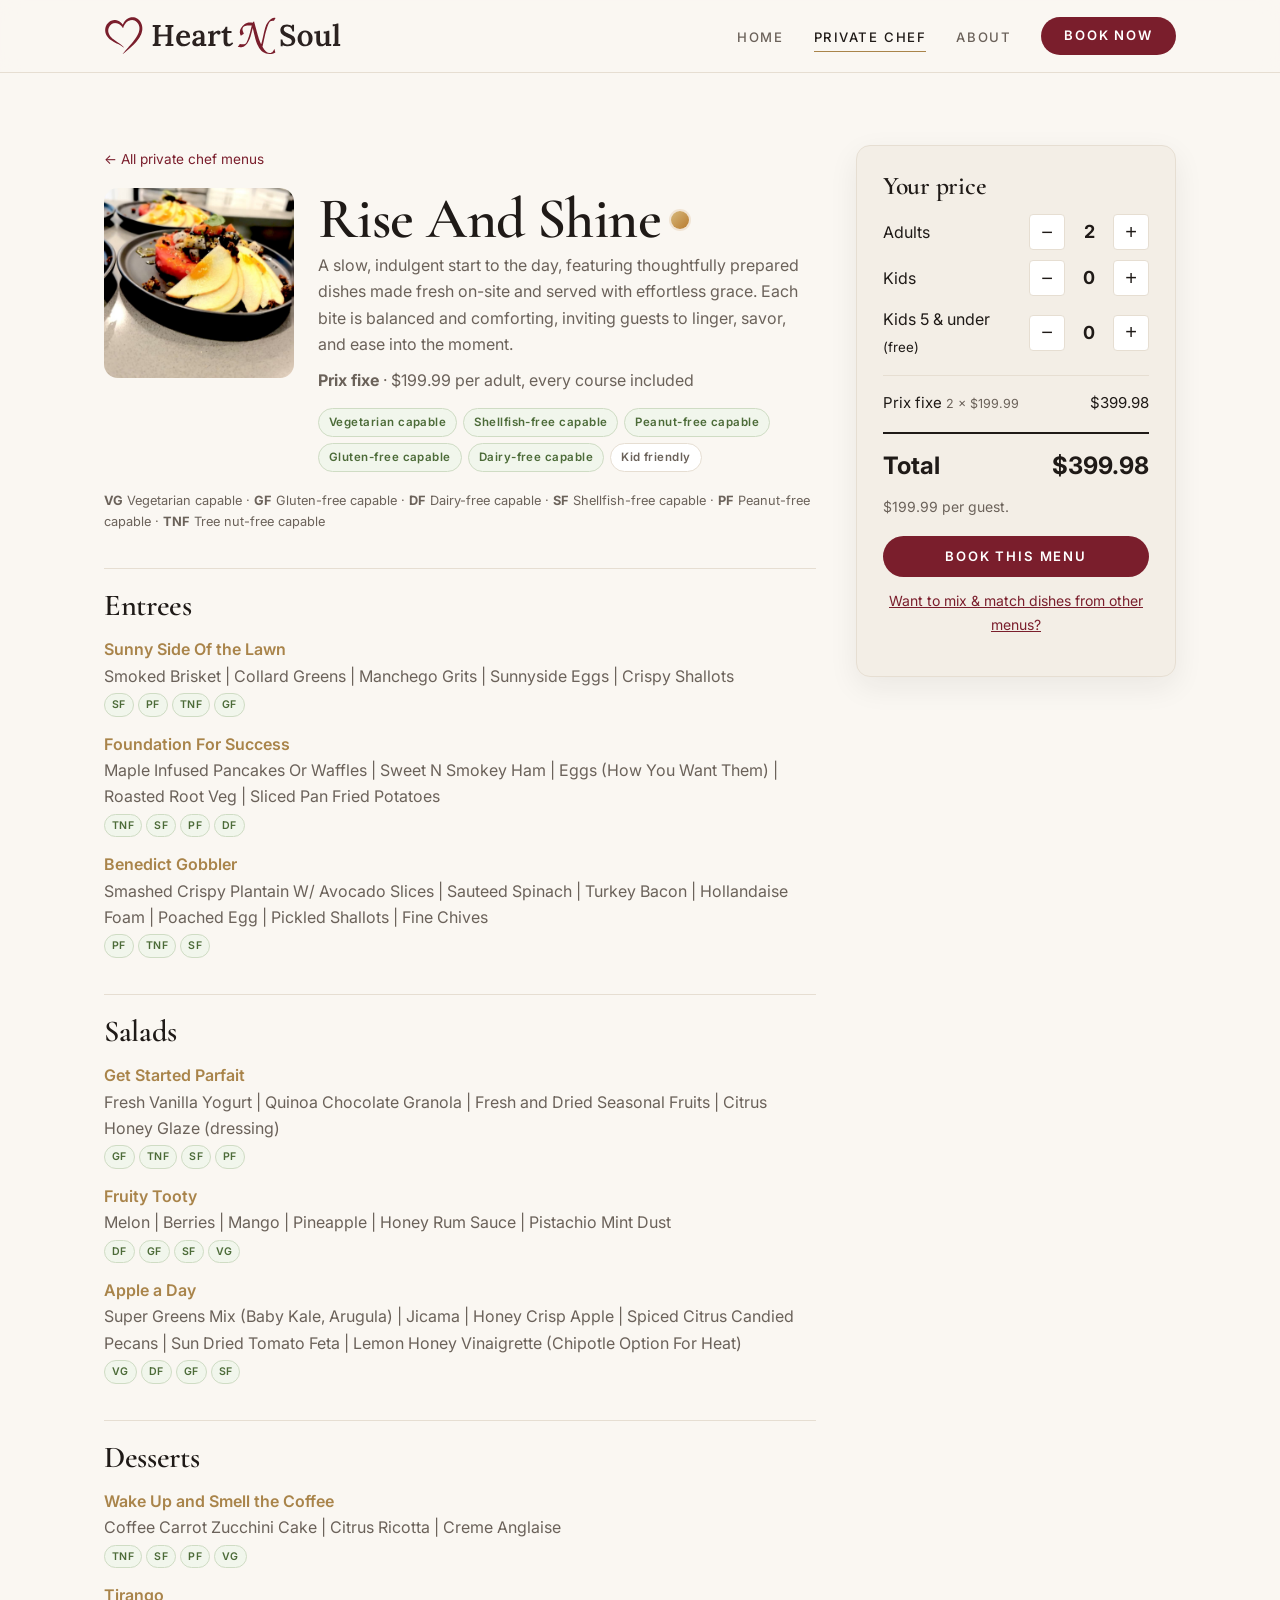
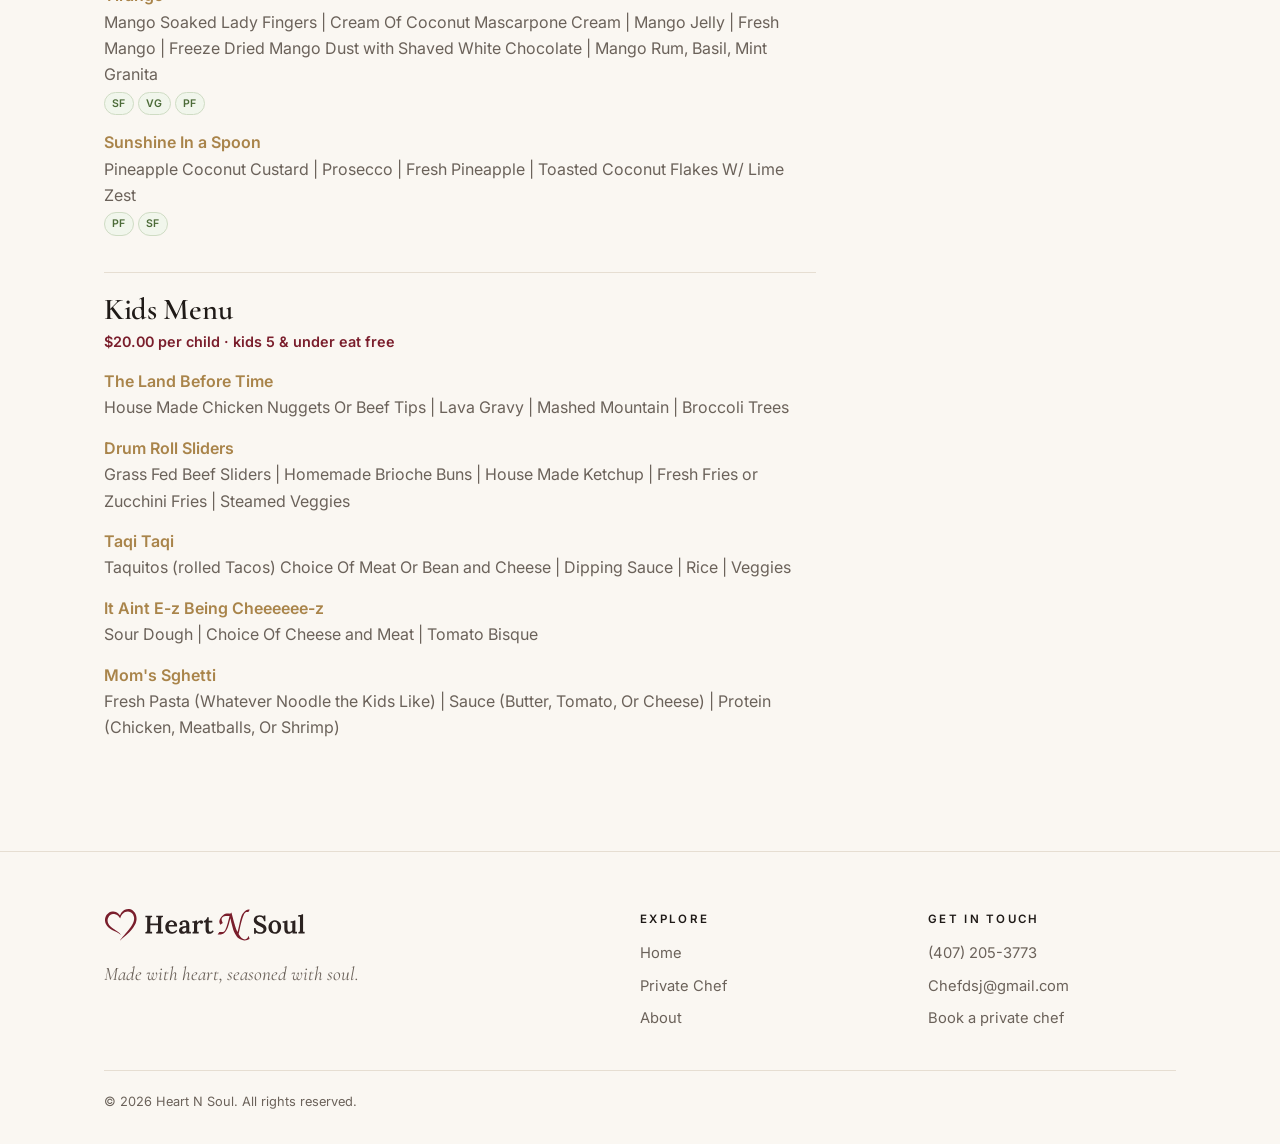
<file: rise-and-shine.html>
<!DOCTYPE html>
<html lang="en">
<head>
  <meta charset="UTF-8" />
  <meta name="viewport" content="width=device-width, initial-scale=1.0" />
  <meta name="description" content="Rise And Shine: a Heart N Soul private chef menu with an instant price calculator." />
  <title>Rise And Shine - Private Chef Menu | Heart N Soul</title>
  <link rel="preconnect" href="https://fonts.googleapis.com" />
  <link rel="preconnect" href="https://fonts.gstatic.com" crossorigin />
  <link href="https://fonts.googleapis.com/css2?family=Cormorant+Garamond:ital,wght@0,500;0,600;1,500&family=Inter:wght@400;500;600&display=swap" rel="stylesheet" />
  <link rel="stylesheet" href="css/site.css?v=202610191716" />
  <link rel="stylesheet" href="css/chef-menu.css?v=202610191716" />
  <link rel="canonical" href="https://heartnsoulkitchen.com/rise-and-shine.html" />
  <meta property="og:type" content="website" />
  <meta property="og:site_name" content="Heart N Soul" />
  <meta property="og:title" content="Rise And Shine - Private Chef Menu | Heart N Soul" />
  <meta property="og:description" content="Rise And Shine: a Heart N Soul private chef menu with an instant price calculator." />
  <meta property="og:url" content="https://heartnsoulkitchen.com/rise-and-shine.html" />
  <meta property="og:image" content="https://heartnsoulkitchen.com/images/share.jpg" />
  <meta name="twitter:card" content="summary_large_image" />
  <link rel="icon" type="image/svg+xml" href="images/logo-heart.svg" />
</head>
<body>
  <header class="site-header"></header>

  <!-- This page's menu, dishes and prices live in js/menus.js under "rise-and-shine" -->
  <main class="wrap" data-menu="rise-and-shine"></main>

  <footer class="site-footer"></footer>
  <script src="js/site.js?v=202610191716"></script>
  <script src="js/menus.js?v=202610191716"></script>
  <script src="js/chef-menu.js?v=202610191716"></script>
</body>
</html>
</file>
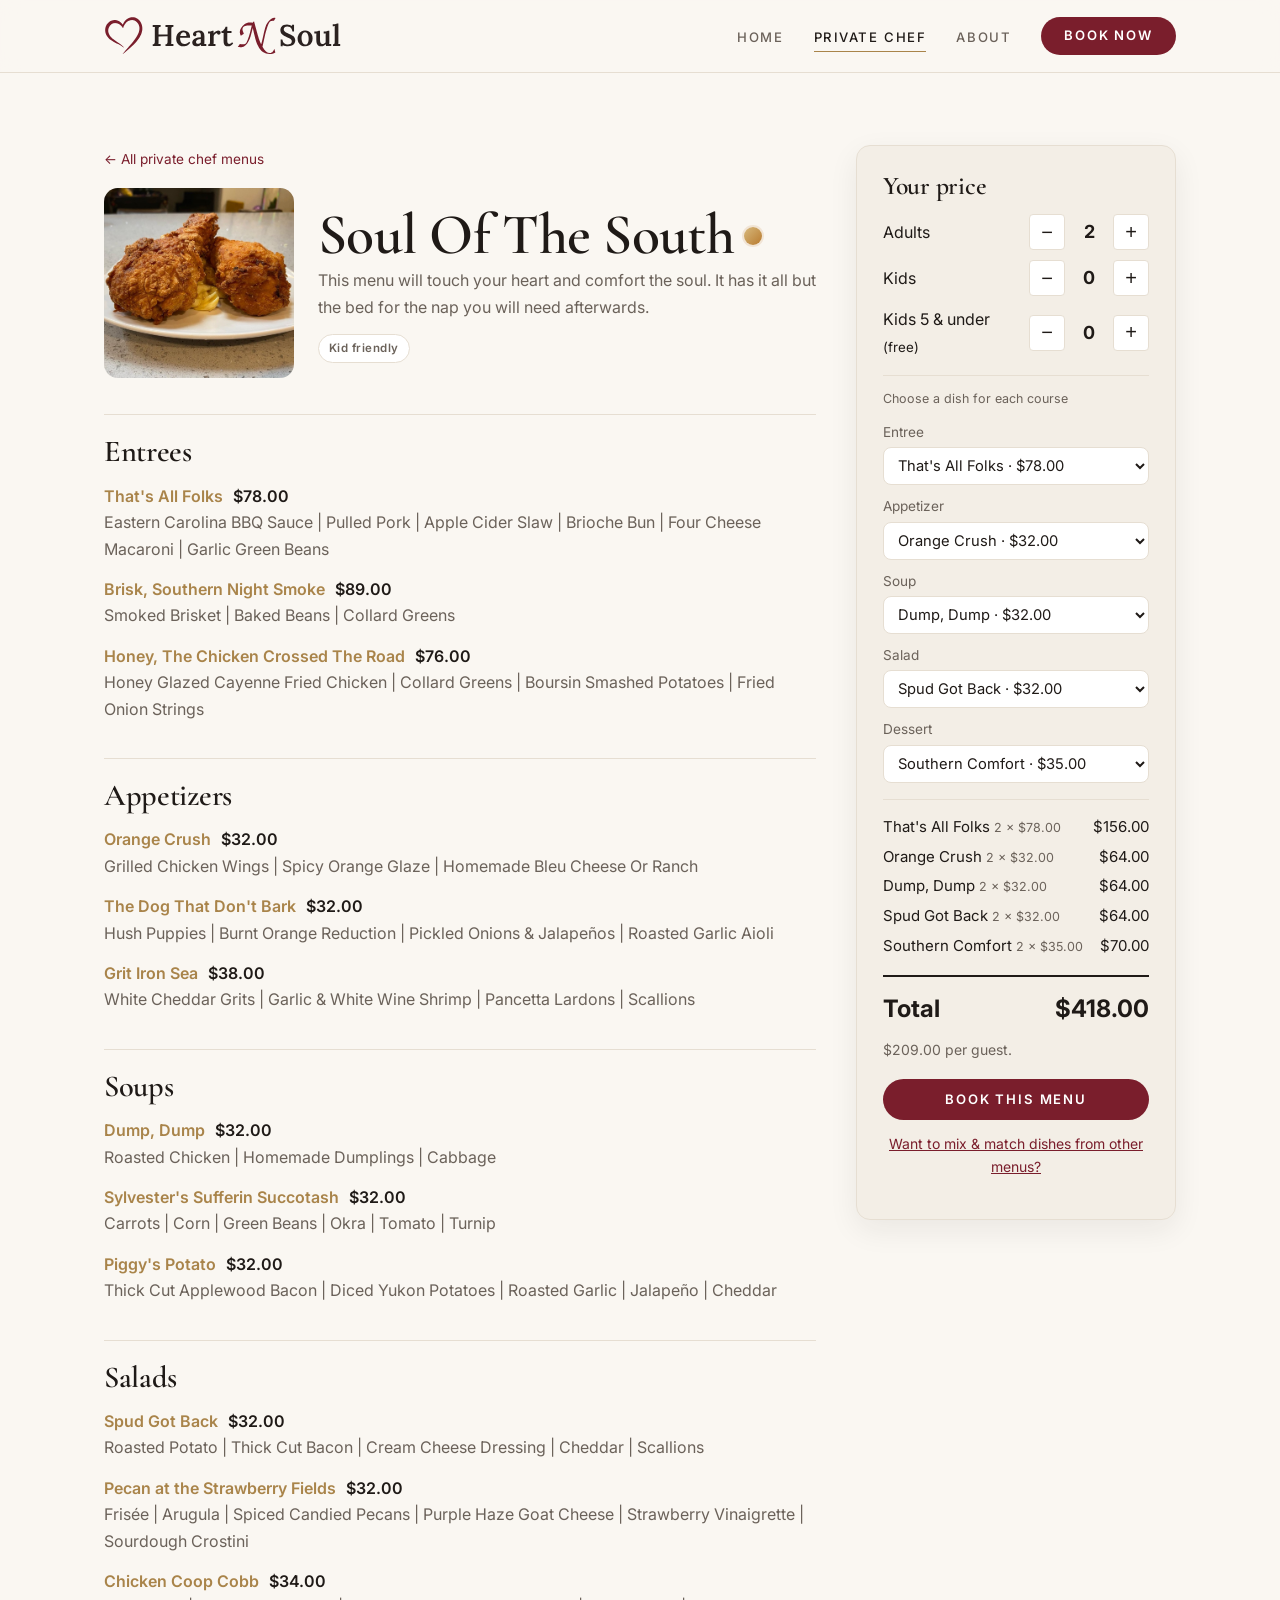
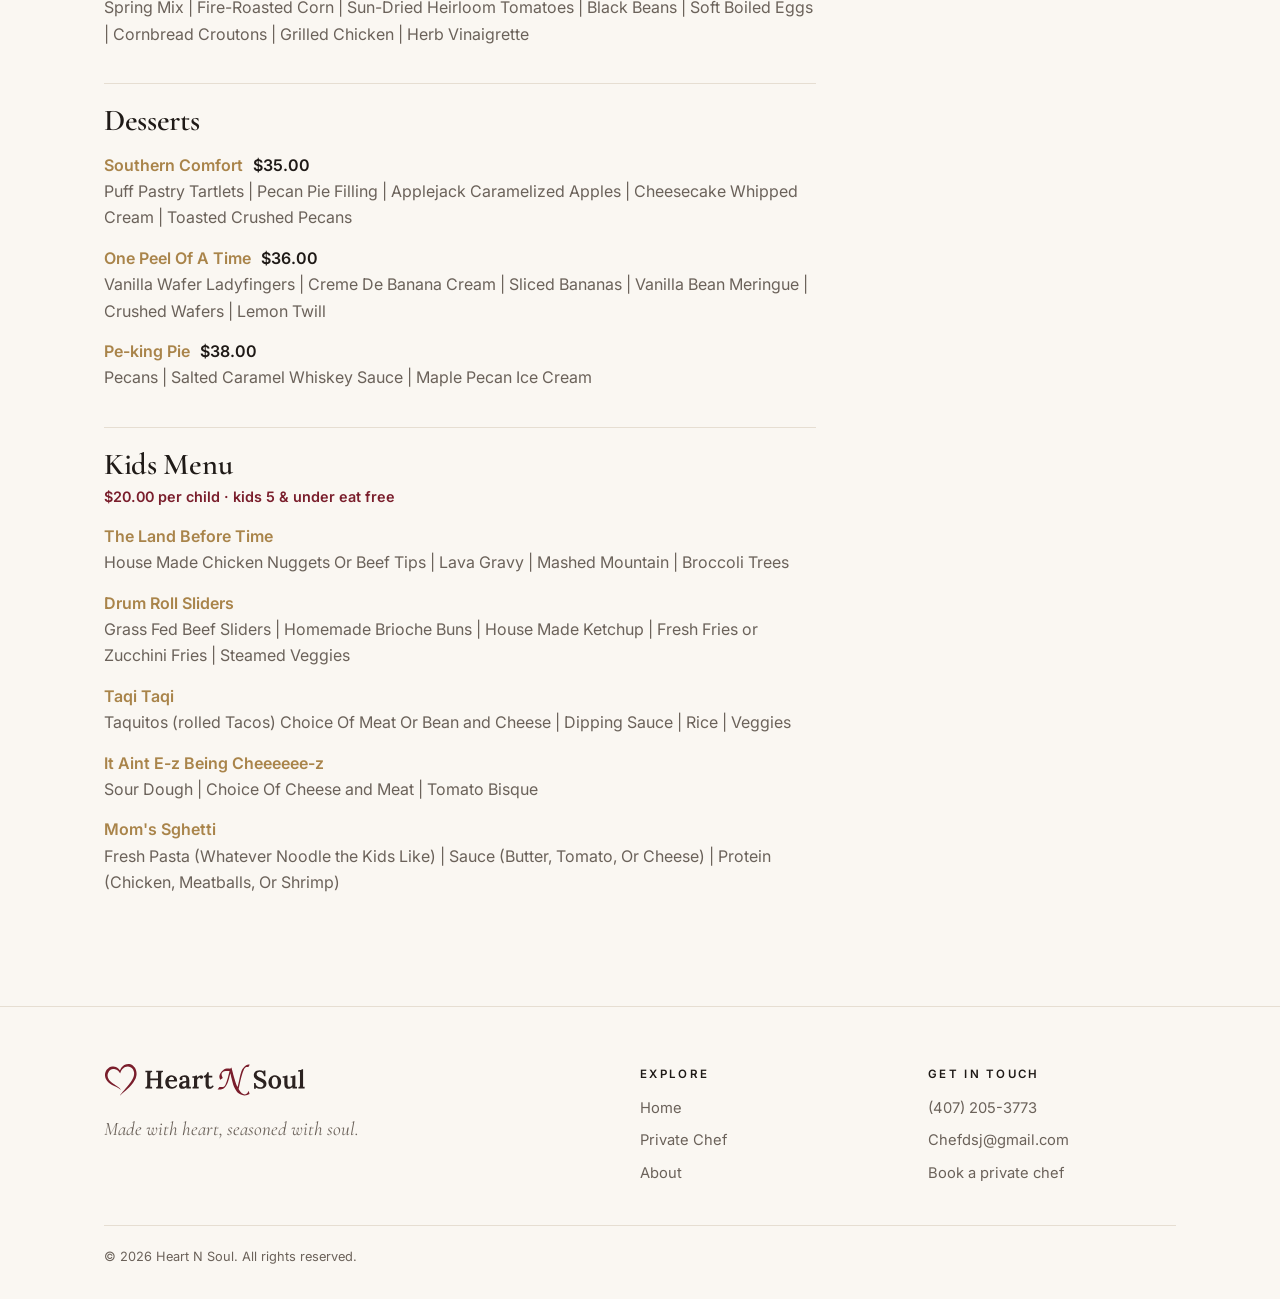
<file: soul-of-the-south.html>
<!DOCTYPE html>
<html lang="en">
<head>
  <meta charset="UTF-8" />
  <meta name="viewport" content="width=device-width, initial-scale=1.0" />
  <meta name="description" content="Soul Of The South: a Heart N Soul private chef menu with an instant price calculator." />
  <title>Soul Of The South - Private Chef Menu | Heart N Soul</title>
  <link rel="preconnect" href="https://fonts.googleapis.com" />
  <link rel="preconnect" href="https://fonts.gstatic.com" crossorigin />
  <link href="https://fonts.googleapis.com/css2?family=Cormorant+Garamond:ital,wght@0,500;0,600;1,500&family=Inter:wght@400;500;600&display=swap" rel="stylesheet" />
  <link rel="stylesheet" href="css/site.css?v=202610191716" />
  <link rel="stylesheet" href="css/chef-menu.css?v=202610191716" />
  <link rel="canonical" href="https://heartnsoulkitchen.com/soul-of-the-south.html" />
  <meta property="og:type" content="website" />
  <meta property="og:site_name" content="Heart N Soul" />
  <meta property="og:title" content="Soul Of The South - Private Chef Menu | Heart N Soul" />
  <meta property="og:description" content="Soul Of The South: a Heart N Soul private chef menu with an instant price calculator." />
  <meta property="og:url" content="https://heartnsoulkitchen.com/soul-of-the-south.html" />
  <meta property="og:image" content="https://heartnsoulkitchen.com/images/share.jpg" />
  <meta name="twitter:card" content="summary_large_image" />
  <link rel="icon" type="image/svg+xml" href="images/logo-heart.svg" />
</head>
<body>
  <header class="site-header"></header>

  <!-- This page's menu, dishes and prices live in js/menus.js under "soul-of-the-south" -->
  <main class="wrap" data-menu="soul-of-the-south"></main>

  <footer class="site-footer"></footer>
  <script src="js/site.js?v=202610191716"></script>
  <script src="js/menus.js?v=202610191716"></script>
  <script src="js/chef-menu.js?v=202610191716"></script>
</body>
</html>
</file>
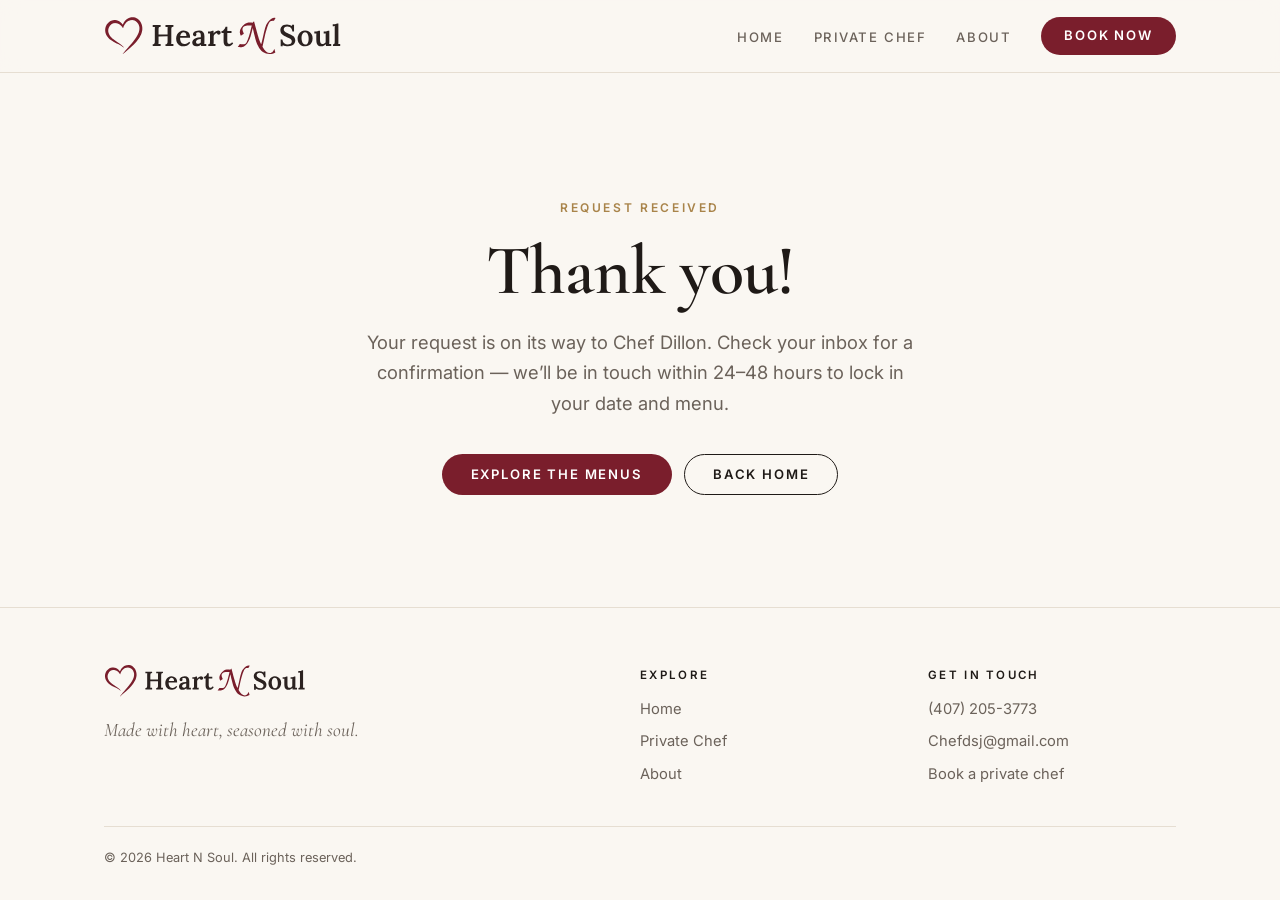
<file: thanks.html>
<!DOCTYPE html>
<html lang="en">
<head>
  <meta charset="UTF-8" />
  <meta name="viewport" content="width=device-width, initial-scale=1.0" />
  <meta name="robots" content="noindex" />
  <title>Thank You | Heart N Soul</title>
  <link rel="preconnect" href="https://fonts.googleapis.com" />
  <link rel="preconnect" href="https://fonts.gstatic.com" crossorigin />
  <link href="https://fonts.googleapis.com/css2?family=Cormorant+Garamond:ital,wght@0,500;0,600;1,500&family=Inter:wght@400;500;600&display=swap" rel="stylesheet" />
  <link rel="stylesheet" href="css/site.css?v=202610191716" />
  <link rel="canonical" href="https://heartnsoulkitchen.com/thanks.html" />
  <meta property="og:type" content="website" />
  <meta property="og:site_name" content="Heart N Soul" />
  <meta property="og:title" content="Thank You | Heart N Soul" />
  <meta property="og:description" content="Heart N Soul: chef-driven private chef dinners. Made with heart, seasoned with soul." />
  <meta property="og:url" content="https://heartnsoulkitchen.com/thanks.html" />
  <meta property="og:image" content="https://heartnsoulkitchen.com/images/share.jpg" />
  <meta name="twitter:card" content="summary_large_image" />
  <link rel="icon" type="image/svg+xml" href="images/logo-heart.svg" />
</head>
<body>
  <header class="site-header"></header>
  <main>
    <section class="hero">
      <div class="container narrow">
        <span class="eyebrow">Request received</span>
        <h1>Thank you!</h1>
        <p class="lead">Your request is on its way to Chef Dillon. Check your inbox for a confirmation &mdash; we&rsquo;ll be in touch within 24&ndash;48 hours to lock in your date and menu.</p>
        <div class="btn-row" style="justify-content:center">
          <a class="btn btn-primary" href="private-chef.html">Explore the menus</a>
          <a class="btn btn-outline" href="index.html">Back home</a>
        </div>
      </div>
    </section>
  </main>
  <footer class="site-footer"></footer>
  <script src="js/site.js?v=202610191716"></script>
</body>
</html>
</file>
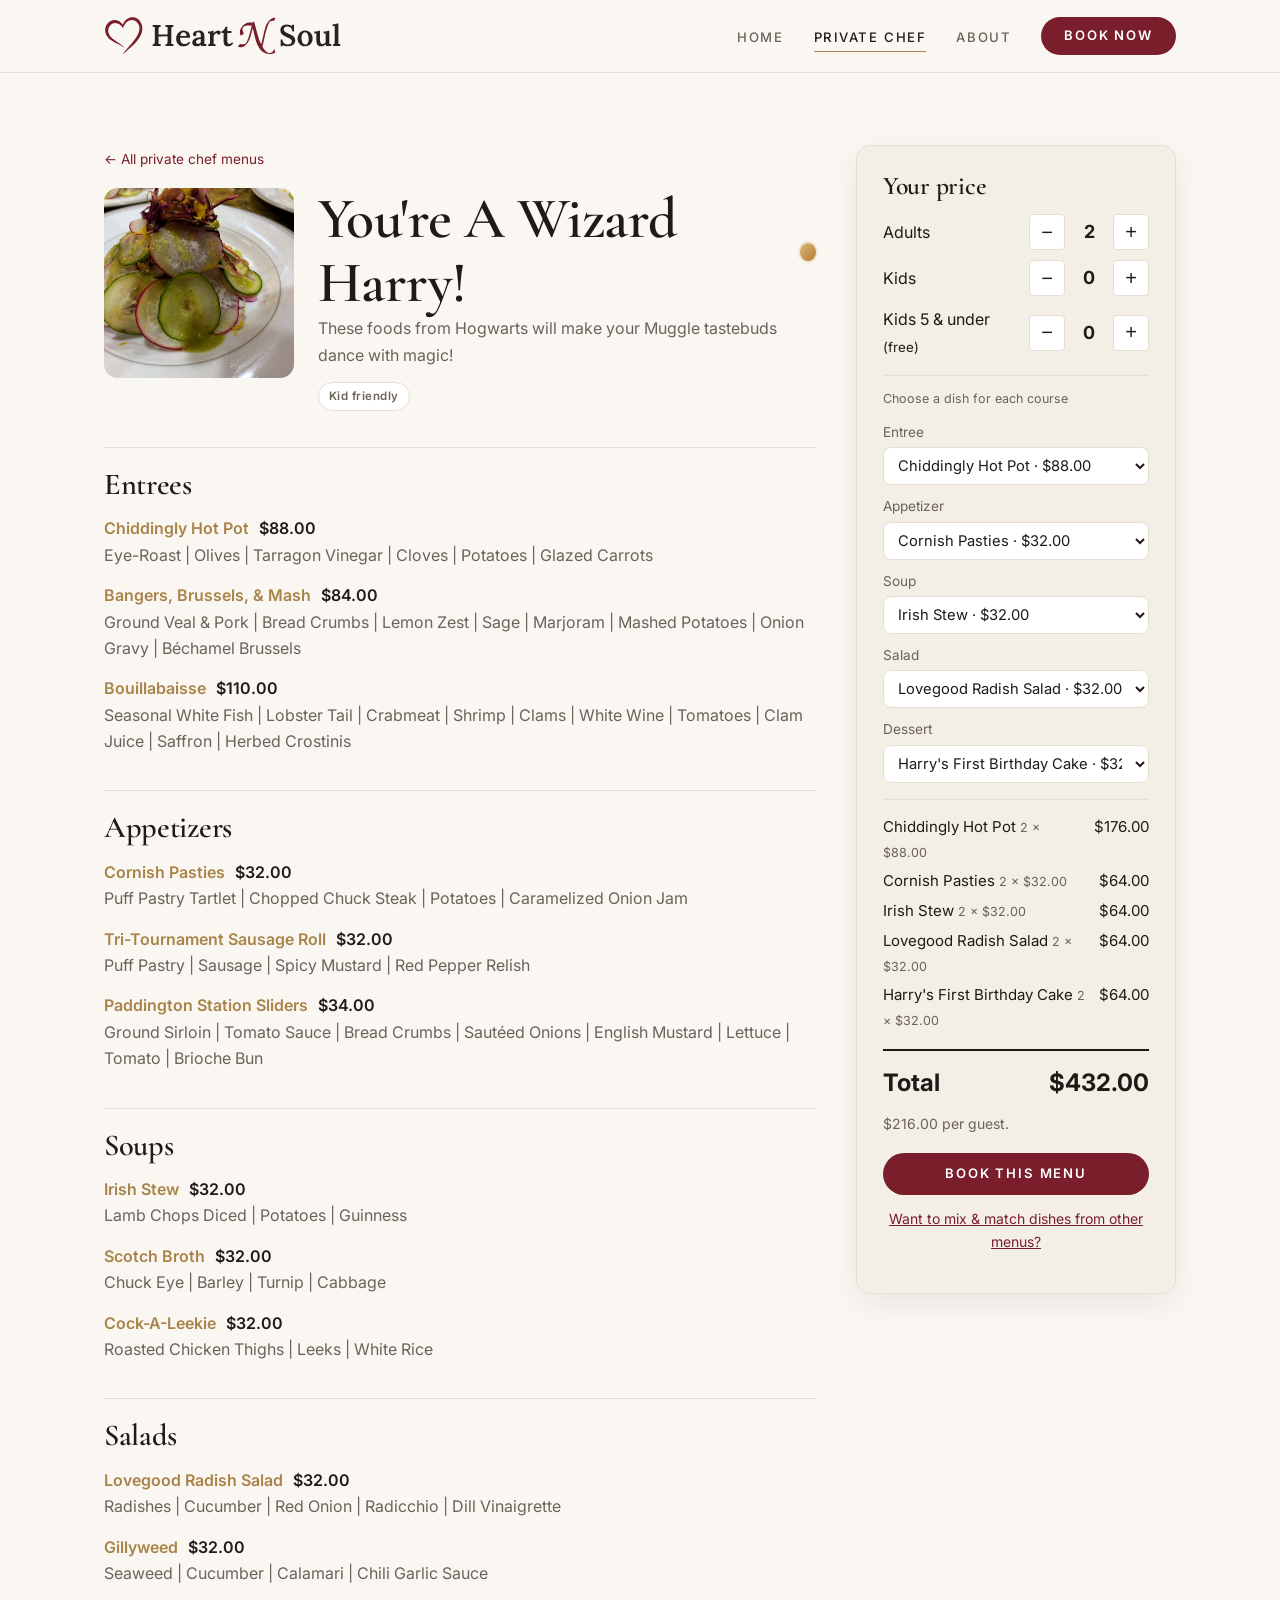
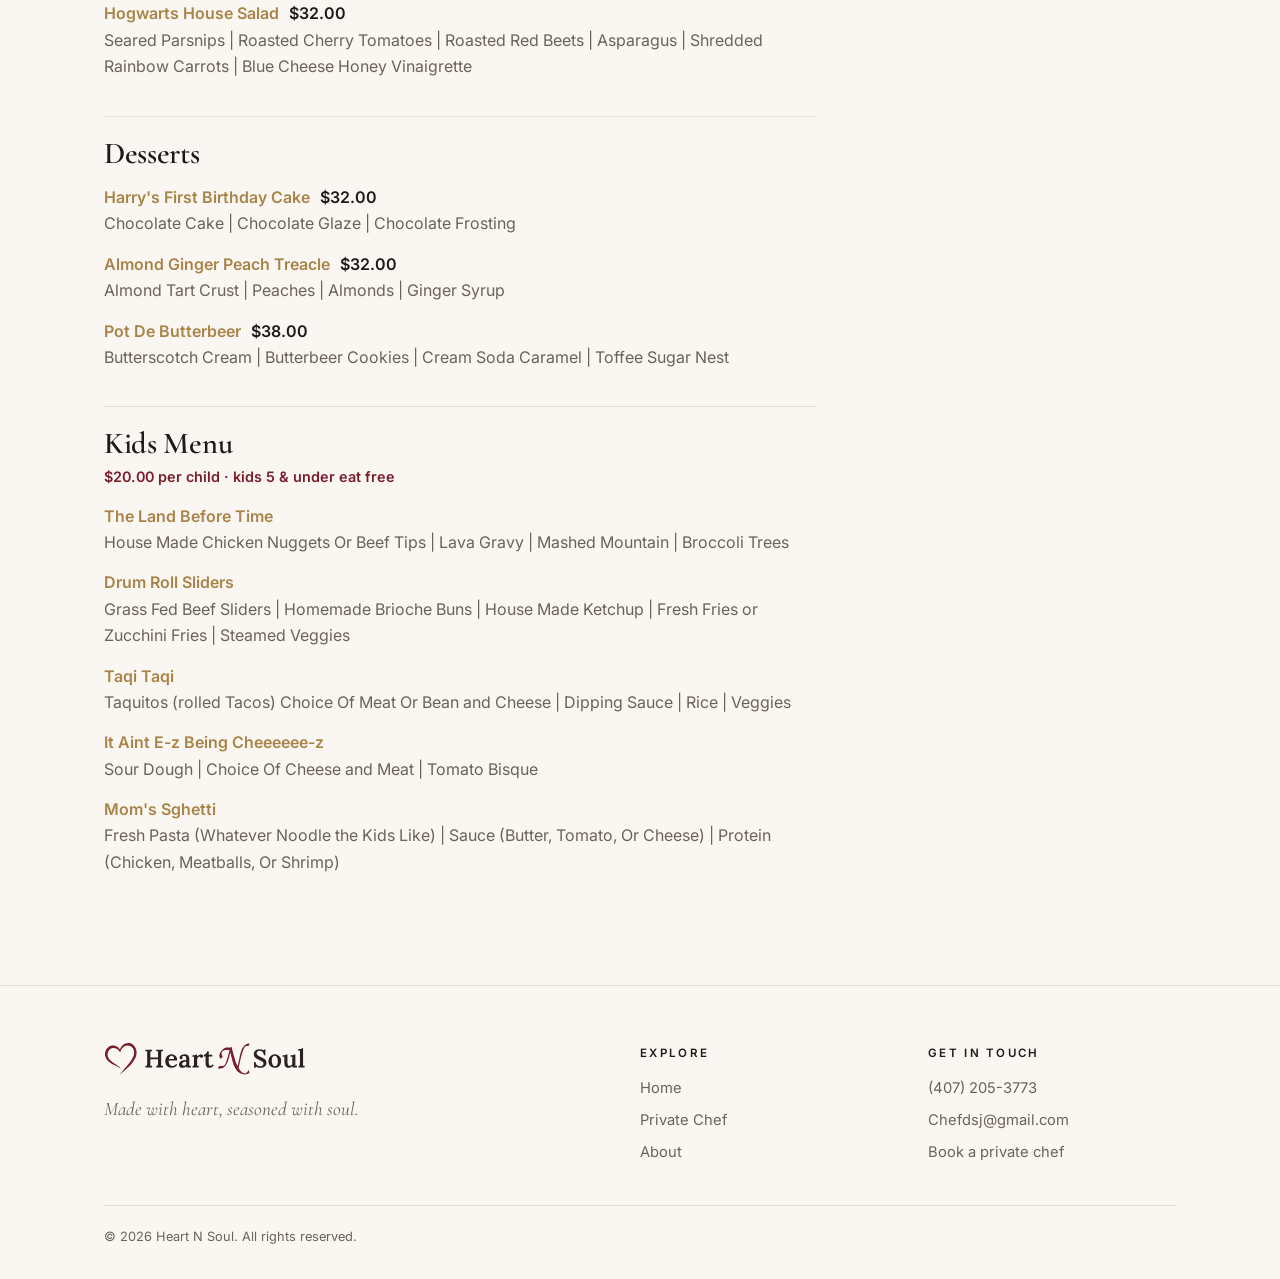
<file: youre-a-wizard-harry.html>
<!DOCTYPE html>
<html lang="en">
<head>
  <meta charset="UTF-8" />
  <meta name="viewport" content="width=device-width, initial-scale=1.0" />
  <meta name="description" content="You&rsquo;re A Wizard Harry!: a Heart N Soul private chef menu with an instant price calculator." />
  <title>You&rsquo;re A Wizard Harry! - Private Chef Menu | Heart N Soul</title>
  <link rel="preconnect" href="https://fonts.googleapis.com" />
  <link rel="preconnect" href="https://fonts.gstatic.com" crossorigin />
  <link href="https://fonts.googleapis.com/css2?family=Cormorant+Garamond:ital,wght@0,500;0,600;1,500&family=Inter:wght@400;500;600&display=swap" rel="stylesheet" />
  <link rel="stylesheet" href="css/site.css?v=202610191716" />
  <link rel="stylesheet" href="css/chef-menu.css?v=202610191716" />
  <link rel="canonical" href="https://heartnsoulkitchen.com/youre-a-wizard-harry.html" />
  <meta property="og:type" content="website" />
  <meta property="og:site_name" content="Heart N Soul" />
  <meta property="og:title" content="You&rsquo;re A Wizard Harry! - Private Chef Menu | Heart N Soul" />
  <meta property="og:description" content="You&rsquo;re A Wizard Harry!: a Heart N Soul private chef menu with an instant price calculator." />
  <meta property="og:url" content="https://heartnsoulkitchen.com/youre-a-wizard-harry.html" />
  <meta property="og:image" content="https://heartnsoulkitchen.com/images/share.jpg" />
  <meta name="twitter:card" content="summary_large_image" />
  <link rel="icon" type="image/svg+xml" href="images/logo-heart.svg" />
</head>
<body>
  <header class="site-header"></header>

  <!-- This page's menu, dishes and prices live in js/menus.js under "youre-a-wizard-harry" -->
  <main class="wrap" data-menu="youre-a-wizard-harry"></main>

  <footer class="site-footer"></footer>
  <script src="js/site.js?v=202610191716"></script>
  <script src="js/menus.js?v=202610191716"></script>
  <script src="js/chef-menu.js?v=202610191716"></script>
</body>
</html>
</file>
<file: css/site.css>
/* ==========================================================
   Heart N Soul - shared site styles
   Every page loads this file. Change a color or font here
   and it updates across the whole site.
   ========================================================== */

:root {
  /* Colors */
  --c-bg: #faf7f2;        /* warm ivory page background */
  --c-surface: #ffffff;   /* cards and panels */
  --c-panel: #f3eee6;     /* soft tinted sections */
  --c-ink: #1f1a17;       /* main text */
  --c-muted: #6b625a;     /* secondary text */
  --c-line: #e6ded2;      /* hairlines and borders */
  --c-accent: #7a1e2c;    /* Heart N Soul burgundy, matches the logo heart */
  --c-gold: #a9844a;      /* elegant gold detail */

  /* Type */
  --f-display: "Cormorant Garamond", Georgia, "Times New Roman", serif;
  --f-body: "Inter", "Helvetica Neue", Arial, sans-serif;

  /* Layout */
  --max: 1120px;
  --gutter: 24px;
  --radius: 14px;
  --shadow: 0 10px 30px rgba(31, 26, 23, 0.07);
}

*, *::before, *::after { box-sizing: border-box; }

html { scroll-behavior: smooth; }

body {
  margin: 0;
  min-height: 100vh;
  display: flex;
  flex-direction: column;
  background: var(--c-bg);
  color: var(--c-ink);
  font: 16px/1.65 var(--f-body);
  -webkit-font-smoothing: antialiased;
}

main { flex: 1; }

img { max-width: 100%; display: block; }

a { color: var(--c-accent); }

h1, h2, h3 {
  font-family: var(--f-display);
  font-weight: 600;
  line-height: 1.1;
  margin: 0 0 0.5em;
  letter-spacing: -0.01em;
}

h1 { font-size: clamp(2.6rem, 6vw, 4.4rem); }
h2 { font-size: clamp(2rem, 4vw, 2.8rem); }
h3 { font-size: 1.5rem; }

p { margin: 0 0 1em; }

:focus-visible { outline: 2px solid var(--c-gold); outline-offset: 3px; }

.container {
  width: 100%;
  max-width: var(--max);
  margin: 0 auto;
  padding: 0 var(--gutter);
}

.narrow { max-width: 720px; }

.eyebrow {
  display: inline-block;
  font-family: var(--f-body);
  font-size: 0.75rem;
  font-weight: 600;
  letter-spacing: 0.22em;
  text-transform: uppercase;
  color: var(--c-gold);
  margin-bottom: 14px;
}

.lead { font-size: 1.15rem; color: var(--c-muted); }

.divider {
  width: 56px;
  height: 1px;
  background: var(--c-gold);
  border: 0;
  margin: 24px 0;
}
.center .divider { margin-left: auto; margin-right: auto; }

.center { text-align: center; }

/* ---------- Buttons ---------- */

.btn {
  display: inline-block;
  padding: 13px 28px;
  border-radius: 999px;
  font: 600 0.82rem/1 var(--f-body);
  letter-spacing: 0.14em;
  text-transform: uppercase;
  text-decoration: none;
  border: 1px solid transparent;
  cursor: pointer;
  transition: background 0.2s, color 0.2s, border-color 0.2s, transform 0.2s;
}
.btn:hover { transform: translateY(-1px); }

.btn-primary { background: var(--c-accent); color: #fff; }
.btn-primary:hover { background: color-mix(in srgb, var(--c-accent) 85%, #000); }

.btn-outline { border-color: currentColor; color: var(--c-ink); background: transparent; }
.btn-outline:hover { background: var(--c-ink); color: var(--c-bg); border-color: var(--c-ink); }

.btn-row { display: flex; flex-wrap: wrap; gap: 12px; }
.center .btn-row { justify-content: center; }

/* ---------- Header ---------- */

.site-header {
  position: sticky;
  top: 0;
  z-index: 50;
  background: color-mix(in srgb, var(--c-bg) 90%, transparent);
  backdrop-filter: blur(10px);
  border-bottom: 1px solid var(--c-line);
}

.header-inner {
  display: flex;
  align-items: center;
  justify-content: space-between;
  gap: 24px;
  height: 72px;
}

.logo { display: inline-flex; align-items: center; text-decoration: none; }
.logo img { height: 40px; width: auto; display: block; }
.site-footer .logo img { height: 34px; }
@media (max-width: 420px) { .logo img { height: 32px; } }

.hero-logo { width: min(440px, 86%); height: auto; margin: 0 auto 28px; }

.site-nav ul {
  display: flex;
  align-items: center;
  gap: 30px;
  list-style: none;
  margin: 0;
  padding: 0;
}

.site-nav a:not(.btn) {
  color: var(--c-muted);
  text-decoration: none;
  font-size: 0.82rem;
  font-weight: 500;
  letter-spacing: 0.12em;
  text-transform: uppercase;
  padding: 6px 0;
  border-bottom: 1px solid transparent;
  transition: color 0.2s, border-color 0.2s;
}
.site-nav a:not(.btn):hover,
.site-nav a[aria-current="page"] {
  color: var(--c-ink);
  border-bottom-color: var(--c-gold);
}
.site-nav .btn { padding: 11px 22px; }

.nav-toggle {
  display: none;
  background: none;
  border: 0;
  padding: 8px;
  cursor: pointer;
  color: var(--c-ink);
}
.nav-toggle span {
  display: block;
  width: 22px;
  height: 2px;
  background: currentColor;
  margin: 5px 0;
  transition: transform 0.2s, opacity 0.2s;
}

@media (max-width: 820px) {
  .nav-toggle { display: block; }
  .site-nav {
    position: absolute;
    top: 72px;
    left: 0;
    right: 0;
    background: var(--c-bg);
    border-bottom: 1px solid var(--c-line);
    display: none;
  }
  .site-nav.open { display: block; }
  .site-nav ul { flex-direction: column; align-items: stretch; gap: 0; padding: 8px var(--gutter) 20px; }
  .site-nav li a:not(.btn) { display: block; padding: 14px 0; border-bottom: 1px solid var(--c-line); }
  .site-nav .btn { margin-top: 16px; text-align: center; display: block; }
  .nav-toggle[aria-expanded="true"] span:nth-child(1) { transform: translateY(7px) rotate(45deg); }
  .nav-toggle[aria-expanded="true"] span:nth-child(2) { opacity: 0; }
  .nav-toggle[aria-expanded="true"] span:nth-child(3) { transform: translateY(-7px) rotate(-45deg); }
}

/* ---------- Sections ---------- */

.section { padding: 96px 0; }
.section-tight { padding: 64px 0; }
.section-panel { background: var(--c-panel); }

.page-hero { padding: 96px 0 56px; }
.page-hero .lead { max-width: 620px; }
.page-hero.center .lead { margin-left: auto; margin-right: auto; }

.hero {
  padding: 120px 0 104px;
  text-align: center;
}
.hero h1 { margin-bottom: 0.25em; }
.hero h1 em { color: var(--c-accent); font-weight: 500; }
.hero .lead { max-width: 560px; margin: 0 auto 36px; }

.grid-2 { display: grid; grid-template-columns: 1fr 1fr; gap: 56px; align-items: center; }
.grid-3 { display: grid; grid-template-columns: repeat(3, 1fr); gap: 28px; }

@media (max-width: 860px) {
  .grid-2, .grid-3 { grid-template-columns: 1fr; gap: 32px; }
  .section { padding: 72px 0; }
  .hero { padding: 88px 0 72px; }
}

/* ---------- Cards ---------- */

.card {
  background: var(--c-surface);
  border: 1px solid var(--c-line);
  border-radius: var(--radius);
  padding: 36px 32px;
  box-shadow: var(--shadow);
}
.card h3 { margin-bottom: 0.4em; }
.card p { color: var(--c-muted); }
.card .btn { margin-top: 8px; }

.card-link { text-decoration: none; color: inherit; display: block; transition: transform 0.2s, box-shadow 0.2s; }
.card-link:hover { transform: translateY(-3px); box-shadow: 0 16px 40px rgba(31, 26, 23, 0.1); }

/* Image slot: shows a soft placeholder until a real photo is added */
.media {
  aspect-ratio: 4 / 3;
  border-radius: var(--radius);
  background: linear-gradient(135deg, #efe7da, #e2d6c4);
  overflow: hidden;
  display: grid;
  place-items: center;
  color: var(--c-muted);
  font-family: var(--f-display);
  font-size: 1.2rem;
  font-style: italic;
}
.media.portrait { aspect-ratio: 4 / 5; max-width: 460px; }
.media.portrait img { object-position: 50% 20%; }
.media { position: relative; }
.media img, .media video { position: absolute; inset: 0; width: 100%; height: 100%; object-fit: cover; }

.quote {
  font-family: var(--f-display);
  font-size: clamp(1.6rem, 3vw, 2.2rem);
  font-style: italic;
  line-height: 1.35;
  margin: 0;
}

.prose p { font-size: 1.05rem; }
.prose strong { color: var(--c-accent); font-weight: 600; }

/* ---------- Forms ---------- */

.form { display: grid; gap: 18px; }
.form .row-2 { display: grid; grid-template-columns: 1fr 1fr; gap: 18px; }
.form label { display: grid; gap: 6px; font-size: 0.85rem; font-weight: 500; color: var(--c-muted); }
.form input, .form select, .form textarea {
  font: inherit;
  color: var(--c-ink);
  background: var(--c-surface);
  border: 1px solid var(--c-line);
  border-radius: 10px;
  padding: 12px 14px;
  width: 100%;
}
.form textarea { min-height: 140px; resize: vertical; }
.form input:focus, .form select:focus, .form textarea:focus { outline: none; border-color: var(--c-gold); }
@media (max-width: 560px) { .form .row-2 { grid-template-columns: 1fr; } }

.info-list { list-style: none; margin: 0; padding: 0; display: grid; gap: 22px; }
.info-list .label { display: block; font-size: 0.72rem; letter-spacing: 0.2em; text-transform: uppercase; color: var(--c-gold); font-weight: 600; }

/* ---------- Footer ---------- */

.site-footer {
  border-top: 1px solid var(--c-line);
  padding: 56px 0 32px;
  color: var(--c-muted);
  font-size: 0.92rem;
}
.footer-grid { display: grid; grid-template-columns: 2fr 1fr 1fr; gap: 40px; }
.footer-grid h4 {
  font: 600 0.72rem/1 var(--f-body);
  letter-spacing: 0.2em;
  text-transform: uppercase;
  color: var(--c-ink);
  margin: 6px 0 16px;
}
.footer-grid ul { list-style: none; margin: 0; padding: 0; display: grid; gap: 8px; }
.footer-grid a { color: var(--c-muted); text-decoration: none; }
.footer-grid a:hover { color: var(--c-ink); }
.footer-tagline { font-family: var(--f-display); font-style: italic; font-size: 1.2rem; margin-top: 10px; }
.footer-bottom { margin-top: 40px; padding-top: 20px; border-top: 1px solid var(--c-line); font-size: 0.8rem; }
@media (max-width: 720px) { .footer-grid { grid-template-columns: 1fr; gap: 28px; } }
.form-note { color: var(--c-muted); font-size: 0.85rem; margin: 0; }

/* Burger content: hidden unless js/site.js turns SHOW_BURGERS on */
[data-burgers] { display: none !important; }
.burgers-on [data-burgers] { display: revert !important; }
html:not(.burgers-on) .offer-grid { grid-template-columns: minmax(0, 560px); justify-content: center; }
html:not(.burgers-on) .offer-grid-3 { grid-template-columns: repeat(2, minmax(0, 1fr)); max-width: 820px; margin-left: auto; margin-right: auto; }
@media (max-width: 860px) { html:not(.burgers-on) .offer-grid-3 { grid-template-columns: 1fr; } }
</file>
<file: css/burgers.css>
/* ==========================================================
   Heart N Soul Burgers - menu board
   Black chalkboard, red brush-stroke headers, gold descriptions.
   Loaded only on burgers.html, on top of site.css.
   ========================================================== */

body.theme-burgers {
  --c-bg: #0a0808;
  --c-surface: #131010;
  --c-ink: #f1ece6;
  --c-muted: #b9aea3;
  --c-line: rgba(200, 22, 28, 0.35);
  --c-accent: #d7191f;
  --c-gold: #e2b33f;

  --red: #e01b22;
  --gold: #e2b33f;
  --white: #f2efea;
  --green: #4caf3a;
  --display: "Oswald", "Arial Narrow", "Roboto Condensed", Impact, sans-serif;

  background:
    radial-gradient(ellipse 70% 40% at 20% 0%, rgba(255,255,255,0.05), transparent 70%),
    radial-gradient(ellipse 60% 50% at 90% 100%, rgba(160,20,20,0.12), transparent 70%),
    #0a0808;
  color: var(--c-ink);
}
.theme-burgers .site-header { background: rgba(10, 8, 8, 0.94); }
.theme-burgers .btn-primary { color: #fff; }
.theme-burgers .btn-primary:hover { background: #b3141a; }

.board-page { padding: 28px 16px 64px; }

.board {
  position: relative;
  max-width: 1120px;
  margin: 0 auto;
  padding: 22px 26px 0;
  display: grid;
  grid-template-columns: 1fr 1.1fr;
  gap: 10px 34px;
  background:
    url("data:image/svg+xml,%3Csvg xmlns='http://www.w3.org/2000/svg' width='240' height='240'%3E%3Cfilter id='n'%3E%3CfeTurbulence type='fractalNoise' baseFrequency='0.8' numOctaves='3' stitchTiles='stitch'/%3E%3CfeColorMatrix values='0 0 0 0 1  0 0 0 0 1  0 0 0 0 1  0 0 0 0.05 0'/%3E%3C/filter%3E%3Crect width='100%25' height='100%25' filter='url(%23n)'/%3E%3C/svg%3E"),
    radial-gradient(ellipse 50% 30% at 15% 8%, rgba(255,255,255,0.06), transparent 70%),
    radial-gradient(ellipse 60% 40% at 50% 60%, rgba(255,255,255,0.025), transparent 70%),
    linear-gradient(180deg, #0d0b0b, #070606);
  border-radius: 6px;
  box-shadow: 0 30px 80px rgba(0,0,0,0.6);
  font-family: var(--display);
  color: var(--white);
}
.board ul { list-style: none; margin: 0; padding: 0; }
.board p { margin: 0; }
.board img { display: block; max-width: 100%; height: auto; }
.col { display: flex; flex-direction: column; gap: 10px; min-width: 0; }
.col + .col { border-left: 1px solid rgba(224, 27, 34, 0.45); padding-left: 24px; margin-left: -10px; }

/* soft-edge photos so they melt into the board */
.feature-shot img, .combo-img, .sig img, .sides img, .drink img {
  -webkit-mask-image: radial-gradient(closest-side, #000 72%, transparent 100%);
          mask-image: radial-gradient(closest-side, #000 72%, transparent 100%);
}

.brand { margin: 0 0 4px; }
.brand img { width: 100%; max-width: 470px;
  -webkit-mask-image: linear-gradient(90deg, transparent, #000 5%, #000 95%, transparent), linear-gradient(180deg, transparent, #000 5%, #000 97%, transparent);
  -webkit-mask-composite: source-in;
          mask-image: linear-gradient(90deg, transparent, #000 5%, #000 95%, transparent), linear-gradient(180deg, transparent, #000 5%, #000 97%, transparent);
          mask-composite: intersect; }

/* ---------- Brush-stroke headers ---------- */
.brush {
  display: inline-flex;
  align-items: center;
  gap: 12px;
  align-self: flex-start;
  margin: 8px 0 12px -8px;
  padding: 6px 54px 6px 18px;
  background: url("data:image/svg+xml,%3Csvg xmlns='http://www.w3.org/2000/svg' viewBox='0 0 420 60' preserveAspectRatio='none'%3E%3Cdefs%3E%3ClinearGradient id='g' x1='0' x2='1'%3E%3Cstop offset='0' stop-color='%23a10f14'/%3E%3Cstop offset='.55' stop-color='%23c8161c'/%3E%3Cstop offset='1' stop-color='%238c0c11'/%3E%3C/linearGradient%3E%3C/defs%3E%3Cpath d='M0.0 4.9 L10.0 7.9 L20.0 6.8 L30.0 2.5 L40.0 2.3 L50.0 2.6 L60.0 5.8 L70.0 3.1 L80.0 7.6 L90.0 7.2 L100.0 10.8 L110.0 9.7 L120.0 3.3 L130.0 4.8 L140.0 3.6 L150.0 7.8 L160.0 6.9 L170.0 2.5 L180.0 8.1 L190.0 4.8 L200.0 6.1 L210.0 9.1 L220.0 4.2 L230.0 6.7 L240.0 8.6 L250.0 10.8 L260.0 5.8 L270.0 3.4 L280.0 2.4 L290.0 8.9 L300.0 9.9 L310.0 8.3 L320.0 7.2 L330.0 9.6 L340.0 6.3 L350.0 2.5 L360.0 7.8 L370.0 9.4 L380.0 5.5 L390.0 2.2 L400.0 3.5 L372.4 9.6 L375.2 13.8 L385.6 24.9 L373.2 29.7 L392.0 39.6 L402.8 46.9 L381.1 51.5 L400.0 50.1 L390.0 53.2 L380.0 55.0 L370.0 51.6 L360.0 57.9 L350.0 55.3 L340.0 55.0 L330.0 57.5 L320.0 53.1 L310.0 54.3 L300.0 51.8 L290.0 54.2 L280.0 55.0 L270.0 53.4 L260.0 55.8 L250.0 50.1 L240.0 51.6 L230.0 56.9 L220.0 54.2 L210.0 55.3 L200.0 51.7 L190.0 54.3 L180.0 52.8 L170.0 50.9 L160.0 49.6 L150.0 52.4 L140.0 54.2 L130.0 56.3 L120.0 50.1 L110.0 51.6 L100.0 49.4 L90.0 52.6 L80.0 57.5 L70.0 51.0 L60.0 56.4 L50.0 49.8 L40.0 52.9 L30.0 53.6 L20.0 52.3 L10.0 49.7 L0.0 50.4Z' fill='url(%23g)'/%3E%3Cpath d='M53 9.7 L403 9.0' stroke='%23000' stroke-opacity='0.10' stroke-width='0.9'/%3E%3Cpath d='M29 14.5 L344 14.0' stroke='%23000' stroke-opacity='0.08' stroke-width='1.2'/%3E%3Cpath d='M34 19.7 L402 20.1' stroke='%23000' stroke-opacity='0.15' stroke-width='1.5'/%3E%3Cpath d='M3 25.4 L394 25.9' stroke='%23000' stroke-opacity='0.20' stroke-width='1.7'/%3E%3Cpath d='M24 29.8 L267 30.1' stroke='%23000' stroke-opacity='0.09' stroke-width='0.7'/%3E%3Cpath d='M10 34.4 L304 33.5' stroke='%23000' stroke-opacity='0.08' stroke-width='0.8'/%3E%3Cpath d='M22 39.2 L254 40.0' stroke='%23000' stroke-opacity='0.17' stroke-width='0.8'/%3E%3Cpath d='M21 44.5 L308 43.8' stroke='%23000' stroke-opacity='0.20' stroke-width='2.0'/%3E%3Cpath d='M29 49.9 L264 49.1' stroke='%23000' stroke-opacity='0.13' stroke-width='1.0'/%3E%3C/svg%3E") center / 100% 100% no-repeat;
  font: 500 clamp(1.6rem, 3vw, 2.2rem)/1.1 var(--display);
  letter-spacing: 0.01em;
  text-transform: uppercase;
  color: #f4f1ec;
  text-shadow: 0 2px 0 rgba(0,0,0,0.45);
  white-space: nowrap;
}
.brush.small { font-size: 1.3rem; padding: 4px 40px 4px 16px; margin: 0 auto; }
.brush .ico { font-size: 0.9em; filter: grayscale(1) brightness(2.2); }

/* ---------- Item lines with dotted leaders ---------- */
.line { display: flex; align-items: baseline; gap: 6px; }
.line b { font-weight: 400; font-size: clamp(1.25rem, 2.2vw, 1.6rem); color: var(--white); white-space: nowrap; }
.line i { flex: 1; border-bottom: 2px dotted rgba(242, 239, 234, 0.55); transform: translateY(-5px); min-width: 16px; }
.line em { font-style: normal; font-size: clamp(1.25rem, 2.2vw, 1.6rem); color: var(--red); white-space: nowrap; }
.desc { color: var(--gold); font-weight: 300; font-size: 1.12rem; line-height: 1.3; }
.tag { color: var(--red); font-weight: 500; font-size: 0.95rem; letter-spacing: 0.08em; text-transform: uppercase; display: flex; align-items: center; gap: 6px; }

.heart, .flame { display: inline-block; flex: none; background: center / contain no-repeat; }
.heart { width: 30px; height: 27px; background-image: url("data:image/svg+xml,%3Csvg xmlns='http://www.w3.org/2000/svg' viewBox='0 0 24 22'%3E%3Cpath d='M12 21S2 14.6 2 7.6A5.3 5.3 0 0 1 12 5a5.3 5.3 0 0 1 10 2.6C22 14.6 12 21 12 21z' fill='%23e01b22'/%3E%3C/svg%3E"); }
.heart.sm { width: 16px; height: 14px; }
.heart.lg { width: 46px; height: 42px; }
.flame { width: 24px; height: 28px; background-image: url("data:image/svg+xml,%3Csvg xmlns='http://www.w3.org/2000/svg' viewBox='0 0 24 28'%3E%3Cpath d='M12 1c1 5 7 7 7 15a7 7 0 0 1-14 0c0-4 2-6 3-8 0 3 1 4 2 5 1-4 2-7 2-12z' fill='%23e01b22'/%3E%3Cpath d='M12 16c1 2 3 3 3 6a3 3 0 0 1-6 0c0-2 1-3 2-4z' fill='%23ffb02e'/%3E%3C/svg%3E"); align-self: center; }
.flame.sm { width: 14px; height: 16px; }
.smoke { color: var(--red); font-size: 1.1rem; }

.items li { display: flex; gap: 14px; align-items: flex-start; padding: 6px 0; }
.items li .heart { margin-top: 6px; }
.items li > div { flex: 1; min-width: 0; }

.feature-shot { min-width: 0; width: 100%; margin: 6px 0 0; text-align: center; display: flex; flex-direction: column; align-items: center; }
.feature-pair { align-items: start; display: grid; grid-template-columns: minmax(0,1fr) minmax(0,1fr); gap: 14px; margin-top: 8px; }
.feature-shot img { width: 100%; max-width: 240px; aspect-ratio: 1 / 1; object-fit: cover; }
.feature-shot figcaption { margin-top: -6px; }

/* ---------- 2 Heart Combos box ---------- */
.combo {
  display: flex;
  flex-direction: column;
  justify-content: space-between;
  gap: 14px;
  min-height: 380px;
  border: 2px solid rgba(224, 27, 34, 0.85);
  border-radius: 6px;
  padding: 22px 26px 20px;
  background: rgba(0,0,0,0.35);
}
.combo-title { display: flex; justify-content: center; align-items: center; gap: 14px; margin: 0; font: 500 clamp(1.7rem, 3vw, 2.6rem)/1 var(--display); text-transform: uppercase; color: #e4e0db; white-space: nowrap; }
.combo-body { display: grid; grid-template-columns: 1fr; gap: 14px; justify-items: center; text-align: center; }
.combo-incl ul { display: inline-block; text-align: left; }
.combo-incl { text-align: center; }
.combo-price { font: 600 clamp(3.4rem, 6.5vw, 5.4rem)/0.95 var(--display); color: var(--red); white-space: nowrap; }
.combo-price span { font-size: 0.42em; color: #e4e0db; font-weight: 500; text-transform: uppercase; vertical-align: 0.55em; margin-right: 4px; }
.best { color: var(--gold); font-weight: 600; font-size: 1.35rem; letter-spacing: 0.14em; text-transform: uppercase; margin-top: 6px !important; text-align: center; }
.includes { color: var(--red); font-size: 1.15rem; letter-spacing: 0.08em; text-transform: uppercase; margin-bottom: 4px !important; }
.combo ul li { font-weight: 400; font-size: 1.1rem; letter-spacing: 0.04em; text-transform: uppercase; padding: 6px 0 6px 30px; position: relative; }
.combo ul li::before { content: ""; position: absolute; left: 0; top: 10px; width: 19px; height: 17px; background: url("data:image/svg+xml,%3Csvg xmlns='http://www.w3.org/2000/svg' viewBox='0 0 24 22'%3E%3Cpath d='M12 21S2 14.6 2 7.6A5.3 5.3 0 0 1 12 5a5.3 5.3 0 0 1 10 2.6C22 14.6 12 21 12 21z' fill='%23e2b33f'/%3E%3C/svg%3E") center / contain no-repeat; }
.slogan { font: 600 1.35rem/1.05 var(--display); text-transform: uppercase; color: #a8a29c; letter-spacing: 0.03em; margin-top: 10px !important; }
.slogan span { color: var(--red); }
.combo-slogan span { white-space: nowrap; }
.combo-slogan { font-size: 1.7rem; letter-spacing: 0.1em; text-align: center; margin: 0 !important; padding-top: 12px; border-top: 1px dashed rgba(224, 27, 34, 0.5); }

/* ---------- Signature Hearts ---------- */
.sig { display: grid; grid-template-columns: 1fr 190px; gap: 10px; align-items: center; padding: 8px 0; border-bottom: 2px dashed rgba(224, 27, 34, 0.55); }
.sig.plain { grid-template-columns: 1fr; padding-right: 200px; }
.sig.last { border-bottom: 0; }
.sig .line { gap: 8px; }
.sig .tag { margin: 2px 0 4px 32px; }
.sig .desc { margin-left: 32px; }

/* ---------- Heart of the Earth ---------- */
.earth { border: 2px solid rgba(76, 175, 58, 0.8); border-radius: 8px; padding: 12px 16px 14px; background: rgba(20, 40, 16, 0.18); margin-top: 6px; }
.earth-head { display: flex; gap: 14px; align-items: flex-start; }
.earth h3 { margin: 0 0 4px; font: 500 1.7rem/1.1 var(--display); color: var(--green); text-transform: uppercase; }
.earth .line em { color: var(--green); font-size: 1.6rem; }
.earth-desc { font-family: "Lora", Georgia, serif; font-size: 1.02rem; color: #e8e3dc; line-height: 1.3; max-width: 290px; }
.globe { width: 54px; height: 54px; flex: none; border-radius: 50%; background: url("../images/burgers/earth.jpg") center / cover; }
.earth .sub { display: flex; gap: 10px; align-items: center; margin-top: 10px !important; border: 1.5px solid rgba(76,175,58,0.7); border-radius: 6px; padding: 6px 12px; font-family: "Lora", Georgia, serif; font-size: 0.95rem; color: #e8e3dc; max-width: 330px; }
.leaf { width: 22px; height: 22px; flex: none; background: var(--green); border-radius: 0 70% 0 70%; transform: rotate(10deg); }

/* ---------- Bottom row ---------- */
.sides, .drinks { padding-top: 14px; border-top: 1px solid rgba(224, 27, 34, 0.25); min-width: 0; }
.drinks { border-left: 1px solid rgba(224, 27, 34, 0.45); padding-left: 24px; margin-left: -10px; }
.sides .line { margin-top: 4px; }
.sides img { width: 100%; max-width: 380px; margin: 8px auto 0; }
.drink-grid { display: grid; grid-template-columns: 1fr 1fr; gap: 18px; }
.drink { display: grid; grid-template-columns: 1fr 76px; gap: 8px; align-items: center; }
.drink .price { color: var(--red); font-size: 1.6rem; }
.drink .desc { font-size: 1.05rem; }

.bottom-bar {
  grid-column: 1 / -1;
  display: grid;
  grid-template-columns: 1fr auto 1fr;
  align-items: center;
  gap: 16px;
  margin: 10px -26px 0;
  padding: 12px 34px;
  border: 2px solid rgba(224, 27, 34, 0.75);
  border-radius: 0 0 6px 6px;
}
.follow { display: flex; align-items: center; gap: 14px; }
.follow span { color: var(--red); font-size: 1.15rem; letter-spacing: 0.12em; text-transform: uppercase; }
.soc { width: 26px; height: 26px; color: #d9d6d2; }
.soc svg { width: 100%; height: 100%; }
.pulse { width: 220px; color: var(--red); }
.bottom-bar .slogan { justify-self: end; text-align: right; margin: 0 !important; letter-spacing: 0.12em; }

/* ---------- Phones / tablets ---------- */
@media (max-width: 900px) {
  .board { grid-template-columns: 1fr; padding: 16px 16px 0; }
  .col + .col, .drinks { border-left: 0; padding-left: 0; margin-left: 0; }
  .bottom-bar { margin: 10px -16px 0; padding: 12px 16px; grid-template-columns: 1fr; justify-items: center; text-align: center; }
  .bottom-bar .slogan { justify-self: center; text-align: center; }
  .brand img { margin: 0 auto; }
}
@media (max-width: 560px) {
  .combo { min-height: 0; }
  .combo-slogan { font-size: 1.3rem; }
  .combo-title { white-space: normal; }
  .sig.plain { padding-right: 0; }
  .drink-grid { grid-template-columns: 1fr; }
  .brush { font-size: 1.45rem; padding-right: 40px; }
  .sig { grid-template-columns: 1fr 96px; }
  .sig .tag, .sig .desc { margin-left: 0; }
  .earth .line { flex-direction: column; align-items: flex-start; gap: 4px; }
  .earth .line i { display: none; }
  .earth h3 { font-size: 1.45rem; }
  .pulse { width: 160px; }
}
@media (max-width: 560px) {
  .feature-shot .brush.small { font-size: 1rem; padding: 3px 26px 3px 12px; }
}
</file>
<file: css/chef-menu.css>
/* Private chef menu pages (menu + price calculator). Loaded on top of site.css. */

.wrap {
  max-width: var(--max);
  margin: 0 auto;
  padding: 72px var(--gutter) 96px;
  display: grid;
  grid-template-columns: minmax(0, 1fr) 320px;
  gap: 40px;
}

.wrap h1 {
  font-size: 34px;
  margin: 0 0 6px;
}

.wrap h2 {
  font-size: 1.9rem;
  margin: 36px 0 4px;
  padding-top: 20px;
  border-top: 1px solid var(--c-line);
}

.intro {
  display: flex;
  gap: 24px;
  align-items: flex-start;
}

.li-photo {
  width: 190px;
  height: 190px;
  object-fit: cover;
  object-position: 50% 50%;
  border-radius: 14px;
  flex: none;
}

.intro p {
  color: var(--c-muted);
  margin: 0;
  max-width: 56ch;
}

.hero-headline {
  display: flex;
  flex-direction: column;
  justify-content: center;
  min-height: 190px;
}

.hero-headline .title-row {
  display: flex;
  align-items: center;
  gap: 10px;
}

.hero-headline .title-row h1 {
  font-size: clamp(2.6rem, 5vw, 3.6rem);
  margin: 0;
}

.hero-headline .title-row .tag {
  width: 18px;
  height: 18px;
  border-radius: 50%;
  background: linear-gradient(135deg, #d7b97d, #b87a2e);
  box-shadow: 0 0 0 2px rgba(184,122,46,0.15);
}

.menu-item {
  margin: 14px 0;
}

.menu-item b {
  display: block;
  color: var(--c-gold);
  font-weight: 600;
}

.menu-item span {
  color: var(--c-muted);
}

.wrap aside, .builder aside {
  position: sticky;
  top: 96px;
  align-self: start;
  background: var(--c-panel);
  border: 1px solid var(--c-line);
  padding: 26px;
  border-radius: var(--radius);
  box-shadow: var(--shadow);
}

aside h3 {
  margin: 0 0 14px;
  font-size: 1.6rem;
}

.row {
  display: flex;
  justify-content: space-between;
  align-items: center;
  margin: 10px 0;
  gap: 10px;
}

.step {
  display: flex;
  align-items: center;
  gap: 10px;
}

.step button {
  width: 36px;
  height: 36px;
  border: 1px solid var(--c-line);
  background: var(--c-surface);
  color: var(--c-ink);
  font-size: 20px;
  cursor: pointer;
  border-radius: 4px;
}

.step button:hover {
  background: var(--c-panel);
}

.step output {
  min-width: 28px;
  text-align: center;
  font-weight: 700;
  font-size: 18px;
}

.lines {
  margin: 16px 0;
  border-top: 1px solid var(--c-line);
  padding-top: 10px;
  font-size: 15px;
}

.lines div {
  display: flex;
  justify-content: space-between;
  margin: 5px 0;
  gap: 8px;
}

.lines small {
  color: var(--c-muted);
}

.total {
  display: flex;
  justify-content: space-between;
  border-top: 2px solid var(--c-ink);
  padding-top: 12px;
  font-weight: 700;
  font-size: 24px;
}

.note {
  color: var(--c-muted);
  font-size: 14px;
  margin-top: 10px;
}

label {
  display: flex;
  gap: 8px;
  align-items: center;
  cursor: pointer;
  margin: 6px 0;
}

input[type="checkbox"] {
  width: 18px;
  height: 18px;
  accent-color: var(--c-gold);
}


@media (max-width: 820px) {
  .wrap {
    display: block;
  }

  aside {
    position: static;
    margin-bottom: 24px;
  }
}

@media (max-width: 560px) {
  .intro {
    flex-direction: column;
  }

  .li-photo {
    width: 100%;
    height: 220px;
  }
}

/* ---------- Badges (kid friendly, gluten-free capable, etc.) ---------- */

.badges { display: flex; flex-wrap: wrap; gap: 6px; margin-top: 14px; }
.badge {
  display: inline-block;
  font-size: 0.72rem;
  font-weight: 600;
  letter-spacing: 0.04em;
  padding: 4px 10px;
  border-radius: 999px;
  border: 1px solid var(--c-line);
  background: var(--c-surface);
  color: var(--c-muted);
}
.badge.diet { border-color: #cfdcc4; background: #f1f6ec; color: #4c6b38; }
.menu-item .badge { padding: 2px 7px; font-size: 0.66rem; margin: 4px 4px 0 0; }
.legend { color: var(--c-muted); font-size: 0.8rem; margin-top: 18px; }

.back-link { display: inline-block; margin-bottom: 18px; font-size: 0.85rem; text-decoration: none; }

.li-photo.placeholder {
  display: grid;
  place-items: center;
  background: linear-gradient(135deg, #efe7da, #e2d6c4);
  color: var(--c-muted);
  font-family: var(--f-display);
  font-style: italic;
}

/* ---------- Private chef hub page ---------- */

.menu-cards { display: grid; grid-template-columns: repeat(auto-fill, minmax(300px, 1fr)); gap: 28px; }
.menu-card .media { margin-bottom: 22px; aspect-ratio: 1 / 1; }
.menu-card .from { color: var(--c-ink); font-weight: 600; font-size: 0.9rem; margin: 0 0 8px; }
.menu-card .badges { margin: 0 0 14px; }

@media (max-width: 560px) { .hero-headline .title-row .tag { display: none; } }

video.li-photo { object-position: 50% 55%; background: var(--c-panel); }

/* ---------- Mix & match builder ---------- */

.builder { display: grid; grid-template-columns: minmax(0, 1fr) 340px; gap: 36px; margin-top: 36px; align-items: start; }
.picks { display: grid; gap: 16px; }
.pick { background: var(--c-surface); border: 1px solid var(--c-line); border-radius: var(--radius); padding: 18px 20px; }
.pick-head { display: flex; justify-content: space-between; align-items: baseline; margin-bottom: 10px; }
.pick-head h3 { margin: 0; font-size: 1.5rem; }
.pick-head .req, .pick-head .opt { font-size: 0.7rem; font-weight: 600; letter-spacing: 0.16em; text-transform: uppercase; }
.pick-head .req { color: var(--c-accent); }
.pick-head .opt { color: var(--c-muted); }
.pick select { width: 100%; font: inherit; color: var(--c-ink); background: var(--c-bg); border: 1px solid var(--c-line); border-radius: 10px; padding: 11px 12px; }
.pick select:focus { outline: none; border-color: var(--c-gold); }
.pick-desc { color: var(--c-muted); font-size: 0.88rem; margin: 8px 0 0; }
.pick-desc:empty { display: none; }
.pick-desc b { color: var(--c-gold); font-weight: 600; }
.split { margin-top: 12px; padding-top: 12px; border-top: 1px dashed var(--c-line); }
.split-toggle { font-size: 0.9rem; color: var(--c-ink); }
.split-body { margin-top: 10px; }
.split-body .row { margin-top: 10px; font-size: 0.9rem; }
.split-note { color: var(--c-muted); font-size: 0.85rem; text-align: center; margin: 4px 0 0; }
.builder aside { position: sticky; top: 96px; }
.btn.disabled { opacity: 0.45; cursor: not-allowed; }
@media (max-width: 860px) {
  .builder { grid-template-columns: 1fr; }
  .builder aside { position: static; }
}

/* Per-dish prices */
.menu-item .dish-price { font-style: normal; color: var(--c-ink); font-weight: 600; margin-left: 6px; }
.dish-pick { display: grid !important; gap: 4px; font-size: 0.85rem; color: var(--c-muted); margin: 10px 0 !important; }
.dish-pick select { font: inherit; font-size: 0.92rem; color: var(--c-ink); background: var(--c-surface); border: 1px solid var(--c-line); border-radius: 8px; padding: 8px 10px; width: 100%; }
.kids-note { color: var(--c-accent); font-weight: 600; font-size: 0.9rem; margin: 0 0 6px; }
</file>
